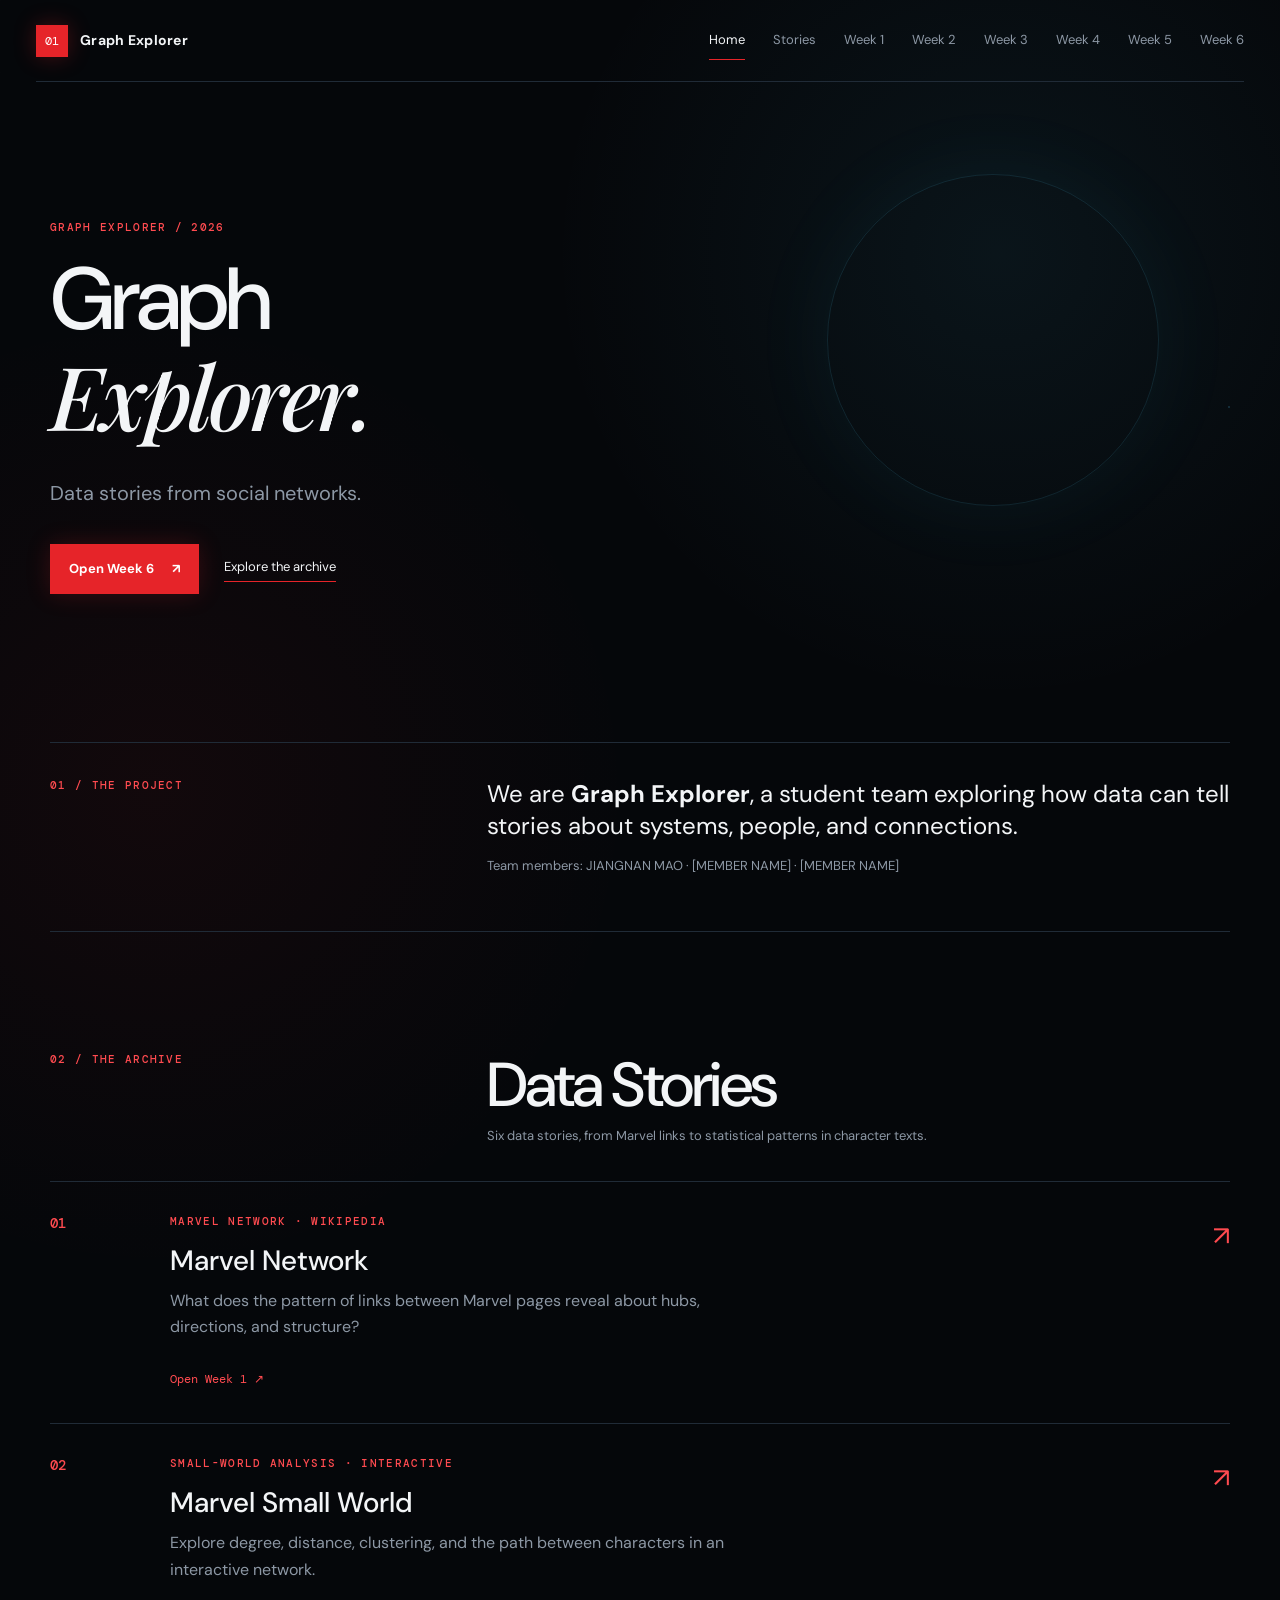
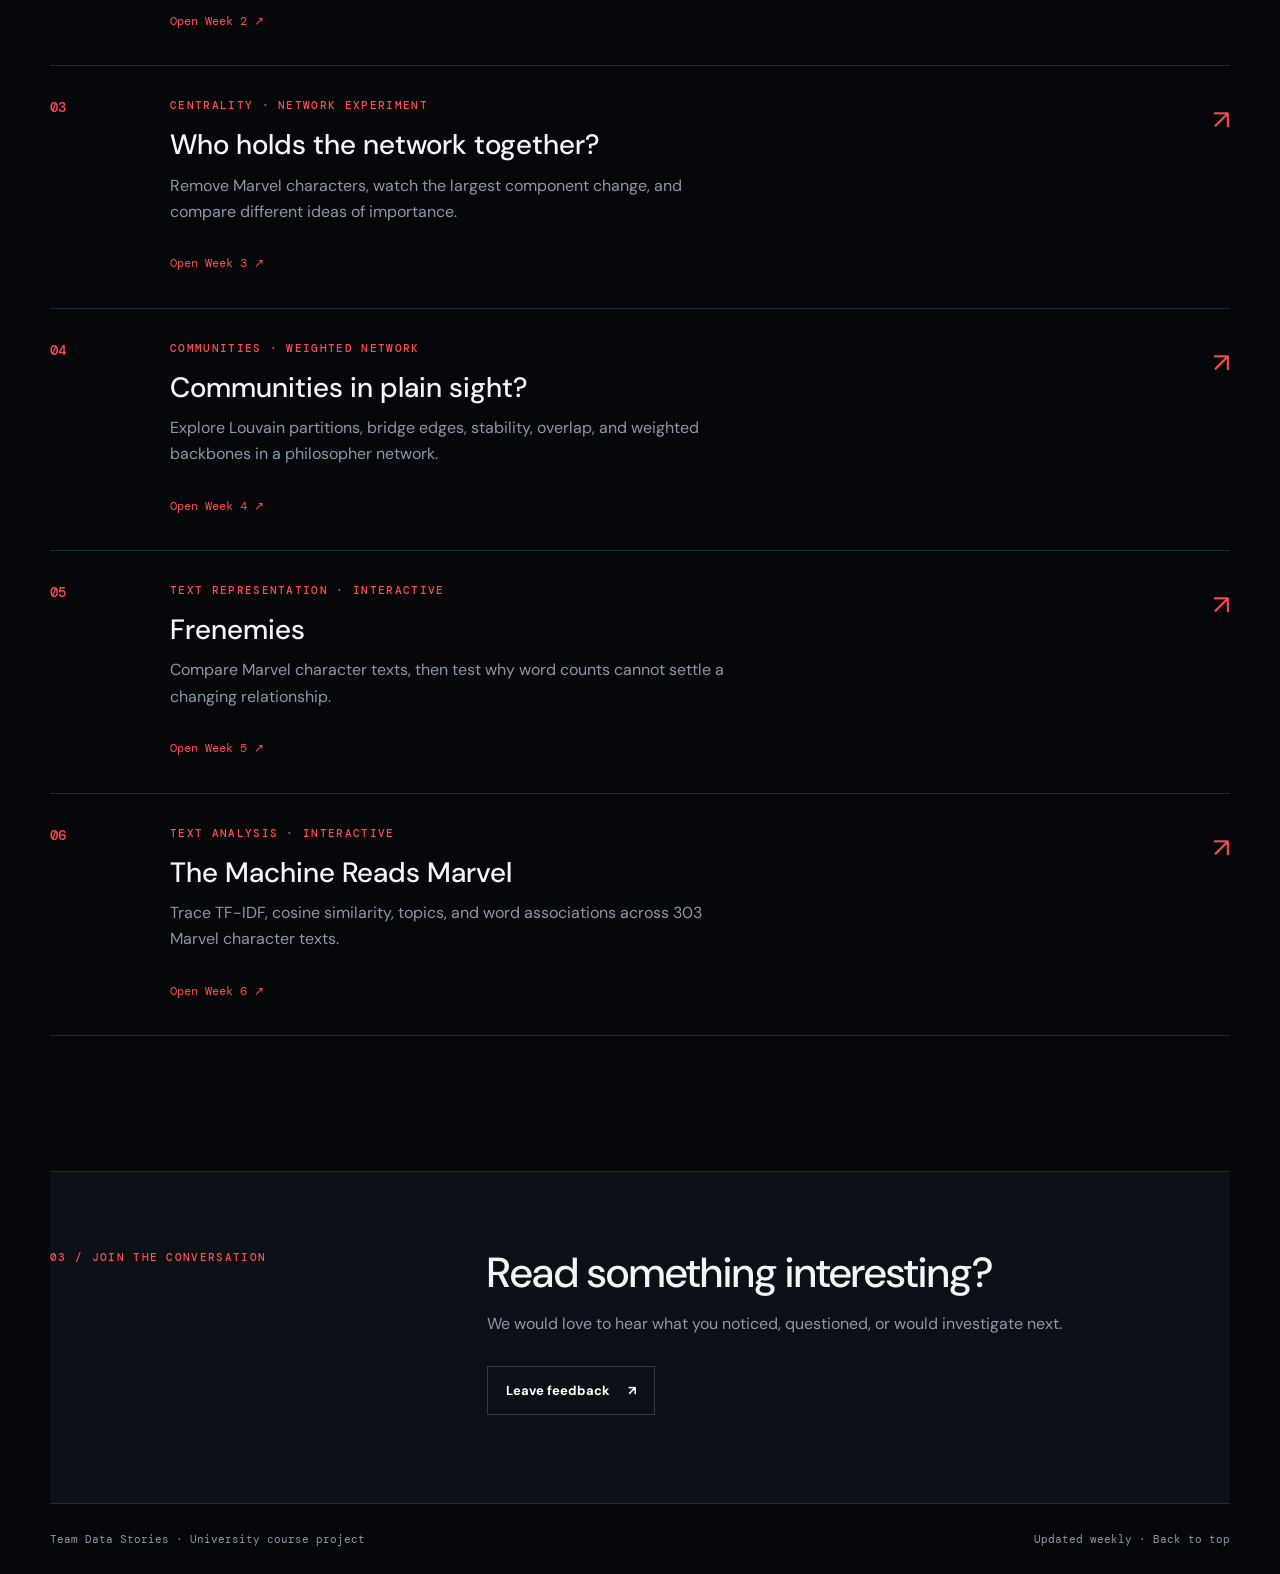
<file: index.html>
<!doctype html>
<html lang="en">
<head>
  <meta charset="utf-8">
  <meta name="viewport" content="width=device-width, initial-scale=1">
  <meta name="description" content="Weekly interactive data stories by a university course project team.">
  <title>Team Data Stories | University Course Project</title>
  <link rel="stylesheet" href="styles.css">
  <script src="script.js" defer></script>
</head>
<body>
  <header class="site-header">
    <a class="brand" href="index.html" aria-label="Graph Explorer home"><span class="brand-mark">01</span><span>Graph Explorer</span></a>
    <button class="menu-toggle" type="button" aria-expanded="false" aria-controls="site-nav">Menu</button>
    <nav id="site-nav" class="site-nav" aria-label="Main navigation">
      <a class="active" href="index.html">Home</a><a href="index.html#stories">Stories</a><a href="week1.html">Week 1</a><a href="week2/week2.html">Week 2</a><a href="week3/week3.html">Week 3</a><a href="week4/week4.html">Week 4</a><a href="week5/week5.html">Week 5</a><a href="week6/week6.html">Week 6</a>
    </nav>
  </header>
  <main>
    <section class="hero page-grid" aria-labelledby="hero-title">
      <div class="hero-copy">
        <p class="eyebrow">Graph Explorer / 2026</p>
        <!-- EDIT HERE: replace the project title and intro once your team has chosen them. -->
        <h1 id="hero-title">Graph<br><em>Explorer.</em></h1>
        <p class="hero-lede">Data stories from social networks.</p>
        <div class="hero-actions"><a class="button button-dark" href="week6/week6.html">Open Week 6 <span aria-hidden="true">↗</span></a><a class="text-link" href="#stories">Explore the archive</a></div>
      </div>
      <div class="hero-graphic" aria-label="Abstract network diagram showing connected points"><span class="orbit orbit-one"></span><span class="orbit orbit-two"></span><span class="node node-a"></span><span class="node node-b"></span><span class="node node-c"></span><span class="node node-d"></span><span class="node node-e"></span><span class="node node-f"></span><span class="line line-one"></span><span class="line line-two"></span><span class="line line-three"></span><span class="line line-four"></span><span class="graphic-label label-top">question</span><span class="graphic-label label-bottom">evidence</span></div>
    </section>
    <section class="intro-strip page-grid" aria-label="Project details"><p class="section-kicker">01 / The project</p><div><!-- EDIT HERE: replace the placeholders below with your team details. --><p class="intro-text">We are <strong>Graph Explorer</strong>, a student team exploring how data can tell stories about systems, people, and connections.</p><p class="muted">Team members: JIANGNAN MAO · [MEMBER NAME] · [MEMBER NAME]</p></div></section>
    <section id="stories" class="stories-section page-grid" aria-labelledby="stories-title"><div class="section-heading"><p class="section-kicker">02 / The archive</p><h2 id="stories-title">Data Stories</h2><p class="muted">Four network stories, from Marvel links to communities in a philosopher network.</p></div><div class="story-list"><a class="story-card story-card-featured" href="week1.html"><div class="story-number">01</div><div class="story-content"><p class="tag">Marvel network · Wikipedia</p><h3>Marvel Network</h3><p>What does the pattern of links between Marvel pages reveal about hubs, directions, and structure?</p><span class="card-link">Open Week 1 <span aria-hidden="true">↗</span></span></div><div class="card-arrow" aria-hidden="true">↗</div></a><a class="story-card story-card-featured" href="week2/week2.html"><div class="story-number">02</div><div class="story-content"><p class="tag">Small-world analysis · Interactive</p><h3>Marvel Small World</h3><p>Explore degree, distance, clustering, and the path between characters in an interactive network.</p><span class="card-link">Open Week 2 <span aria-hidden="true">↗</span></span></div><div class="card-arrow" aria-hidden="true">↗</div></a><a class="story-card story-card-featured" href="week3/week3.html"><div class="story-number">03</div><div class="story-content"><p class="tag">Centrality · Network experiment</p><h3>Who holds the network together?</h3><p>Remove Marvel characters, watch the largest component change, and compare different ideas of importance.</p><span class="card-link">Open Week 3 <span aria-hidden="true">↗</span></span></div><div class="card-arrow" aria-hidden="true">↗</div></a><a class="story-card story-card-featured" href="week4/week4.html"><div class="story-number">04</div><div class="story-content"><p class="tag">Communities · Weighted network</p><h3>Communities in plain sight?</h3><p>Explore Louvain partitions, bridge edges, stability, overlap, and weighted backbones in a philosopher network.</p><span class="card-link">Open Week 4 <span aria-hidden="true">↗</span></span></div><div class="card-arrow" aria-hidden="true">↗</div></a></div></section>
    <section id="feedback" class="feedback-band page-grid" aria-labelledby="feedback-title"><p class="section-kicker">03 / Join the conversation</p><div class="feedback-copy"><h2 id="feedback-title">Read something interesting?</h2><p>We would love to hear what you noticed, questioned, or would investigate next.</p><!-- EDIT HERE: replace the placeholder address before publishing. --><a class="button button-light" href="mailto:YOUR_TEAM_EMAIL@example.com?subject=Feedback%20on%20our%20data%20story">Leave feedback <span aria-hidden="true">↗</span></a></div></section>
  </main>
  <footer class="site-footer page-grid"><p>Team Data Stories · University course project</p><p>Updated weekly · <a href="index.html">Back to top</a></p></footer>
</body>
</html>
</file>
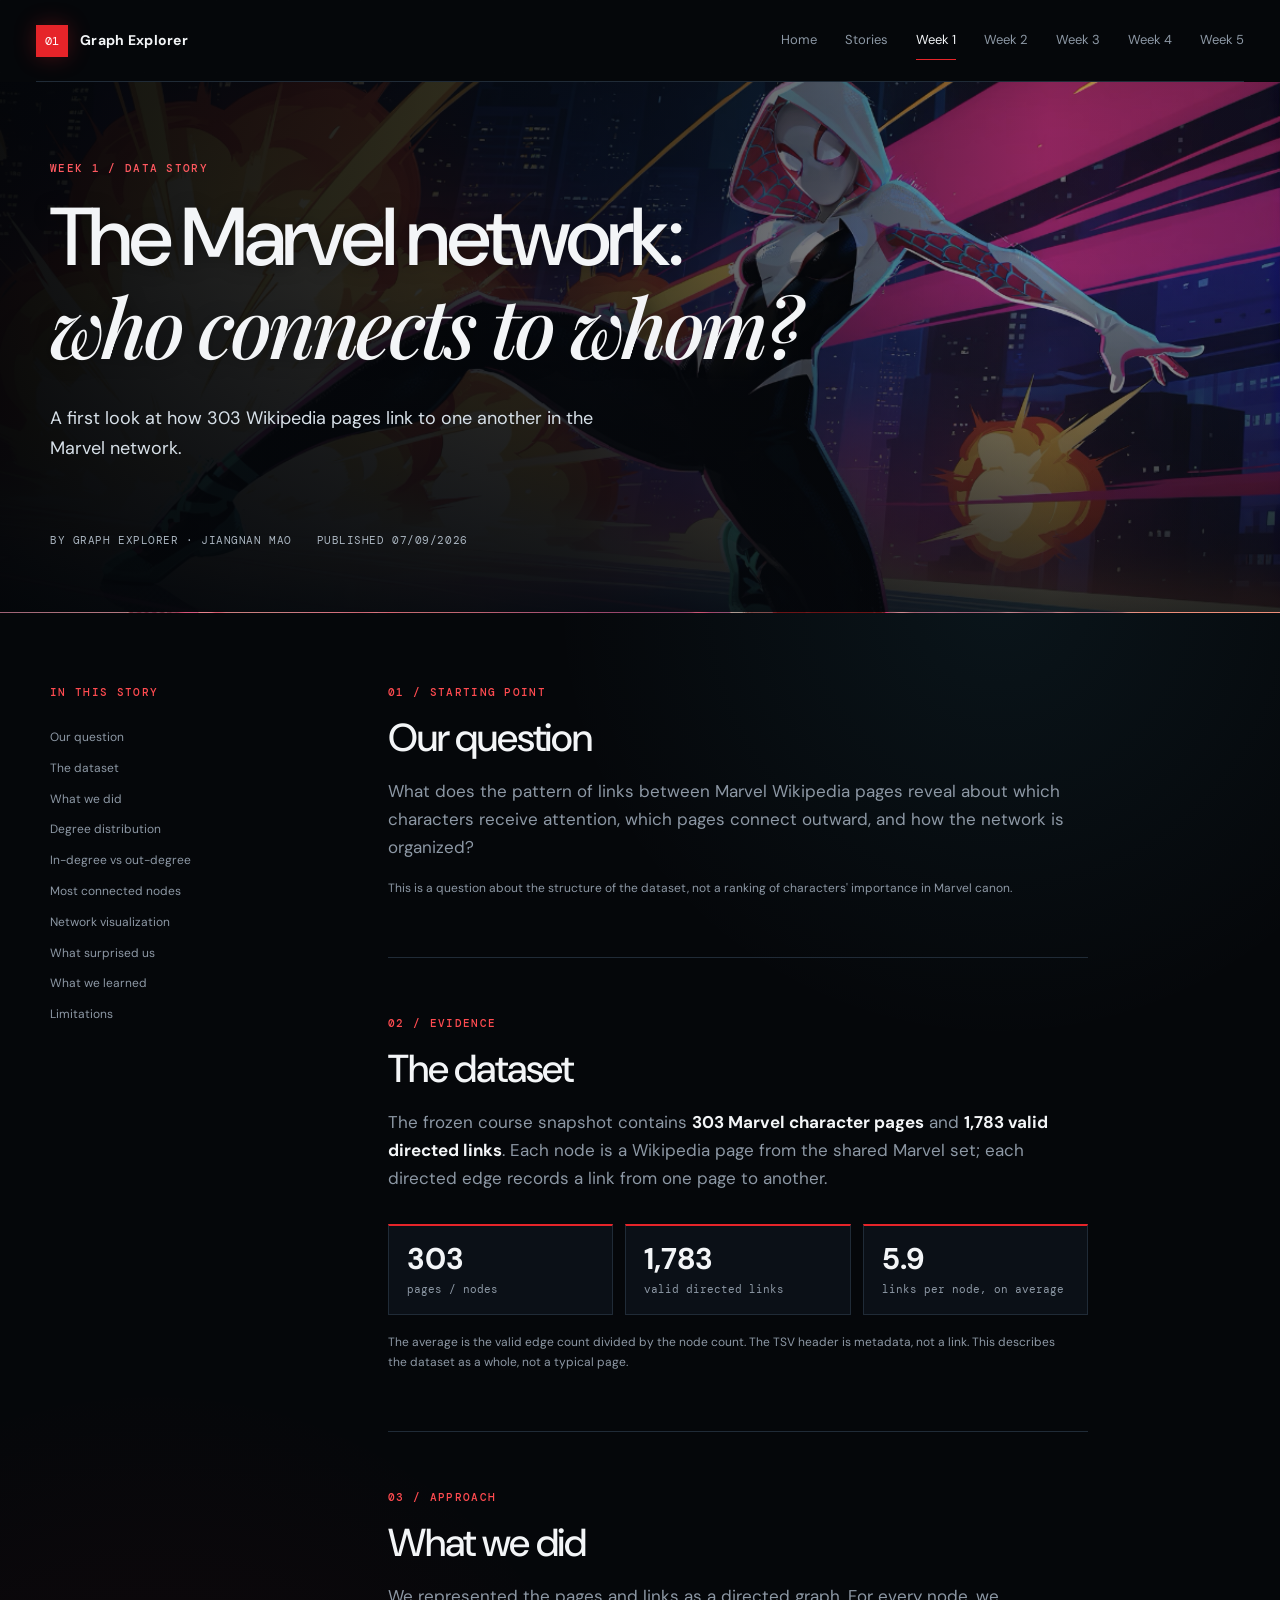
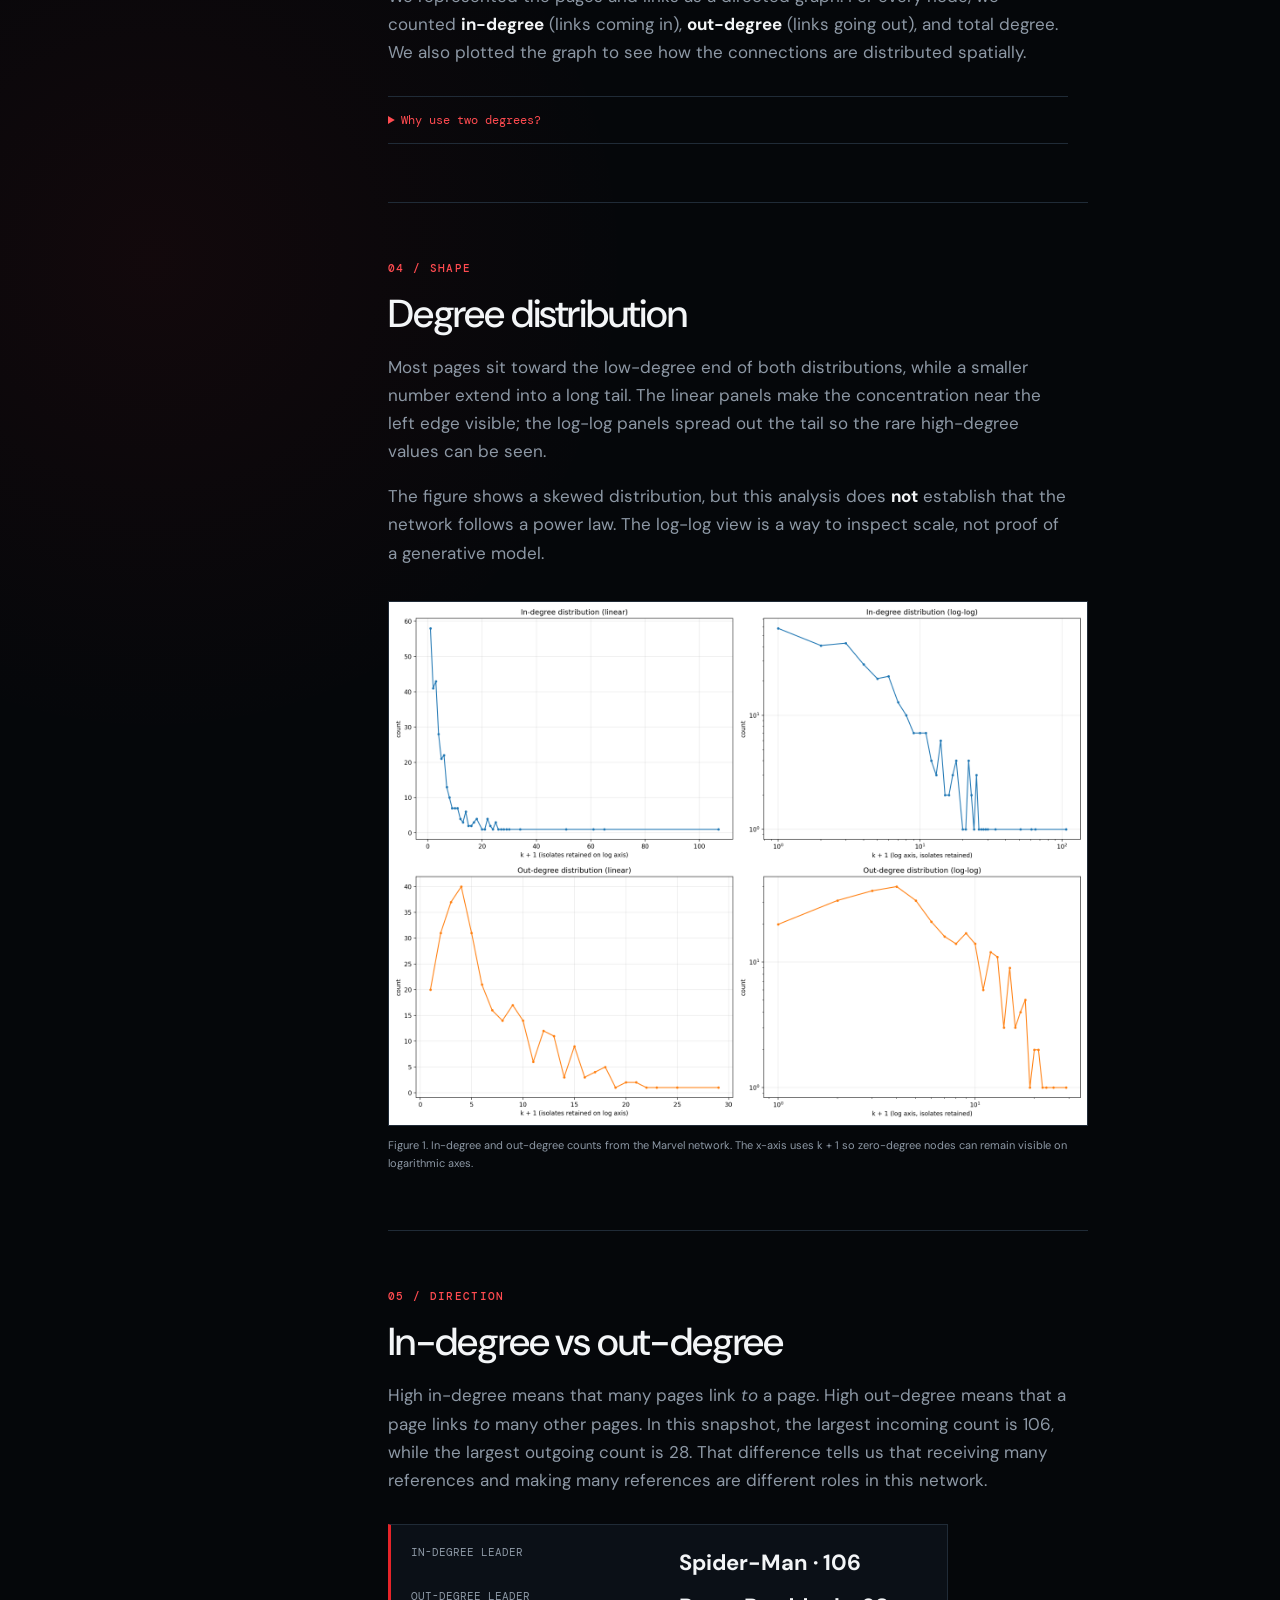
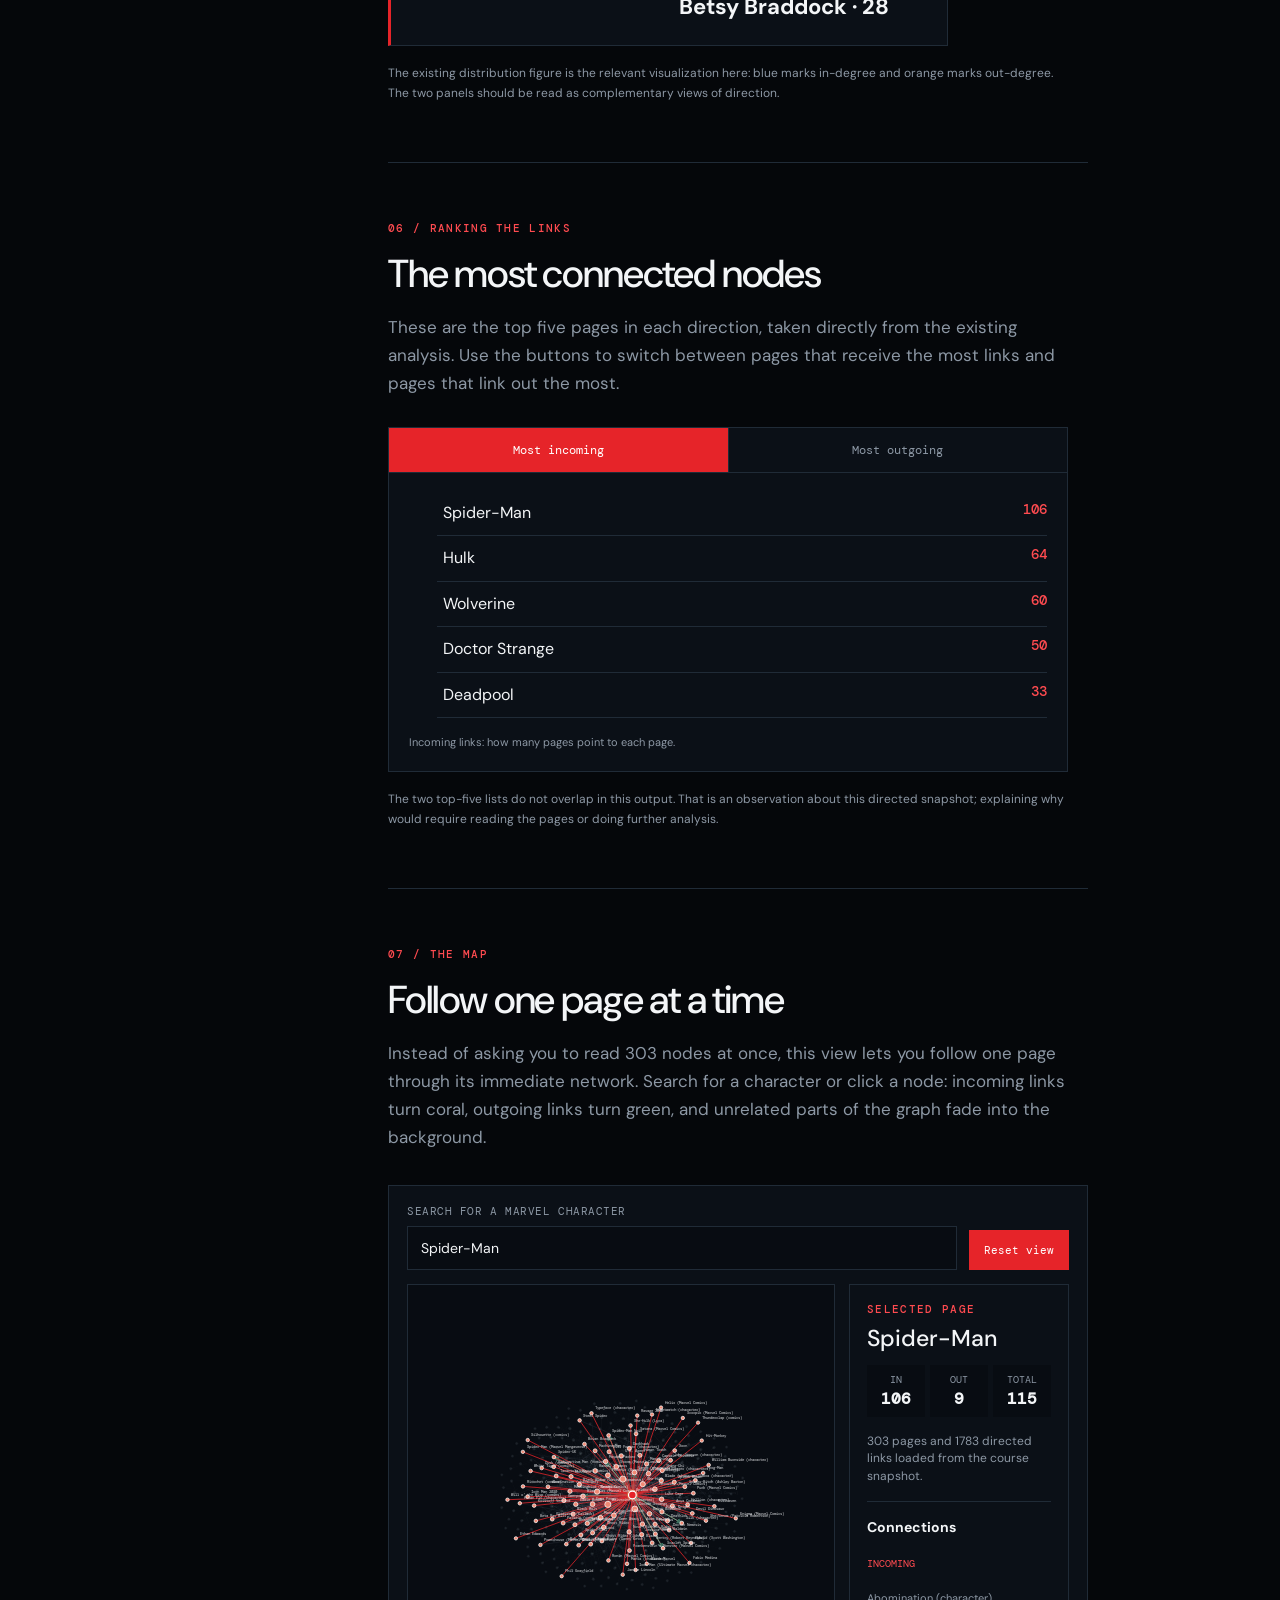
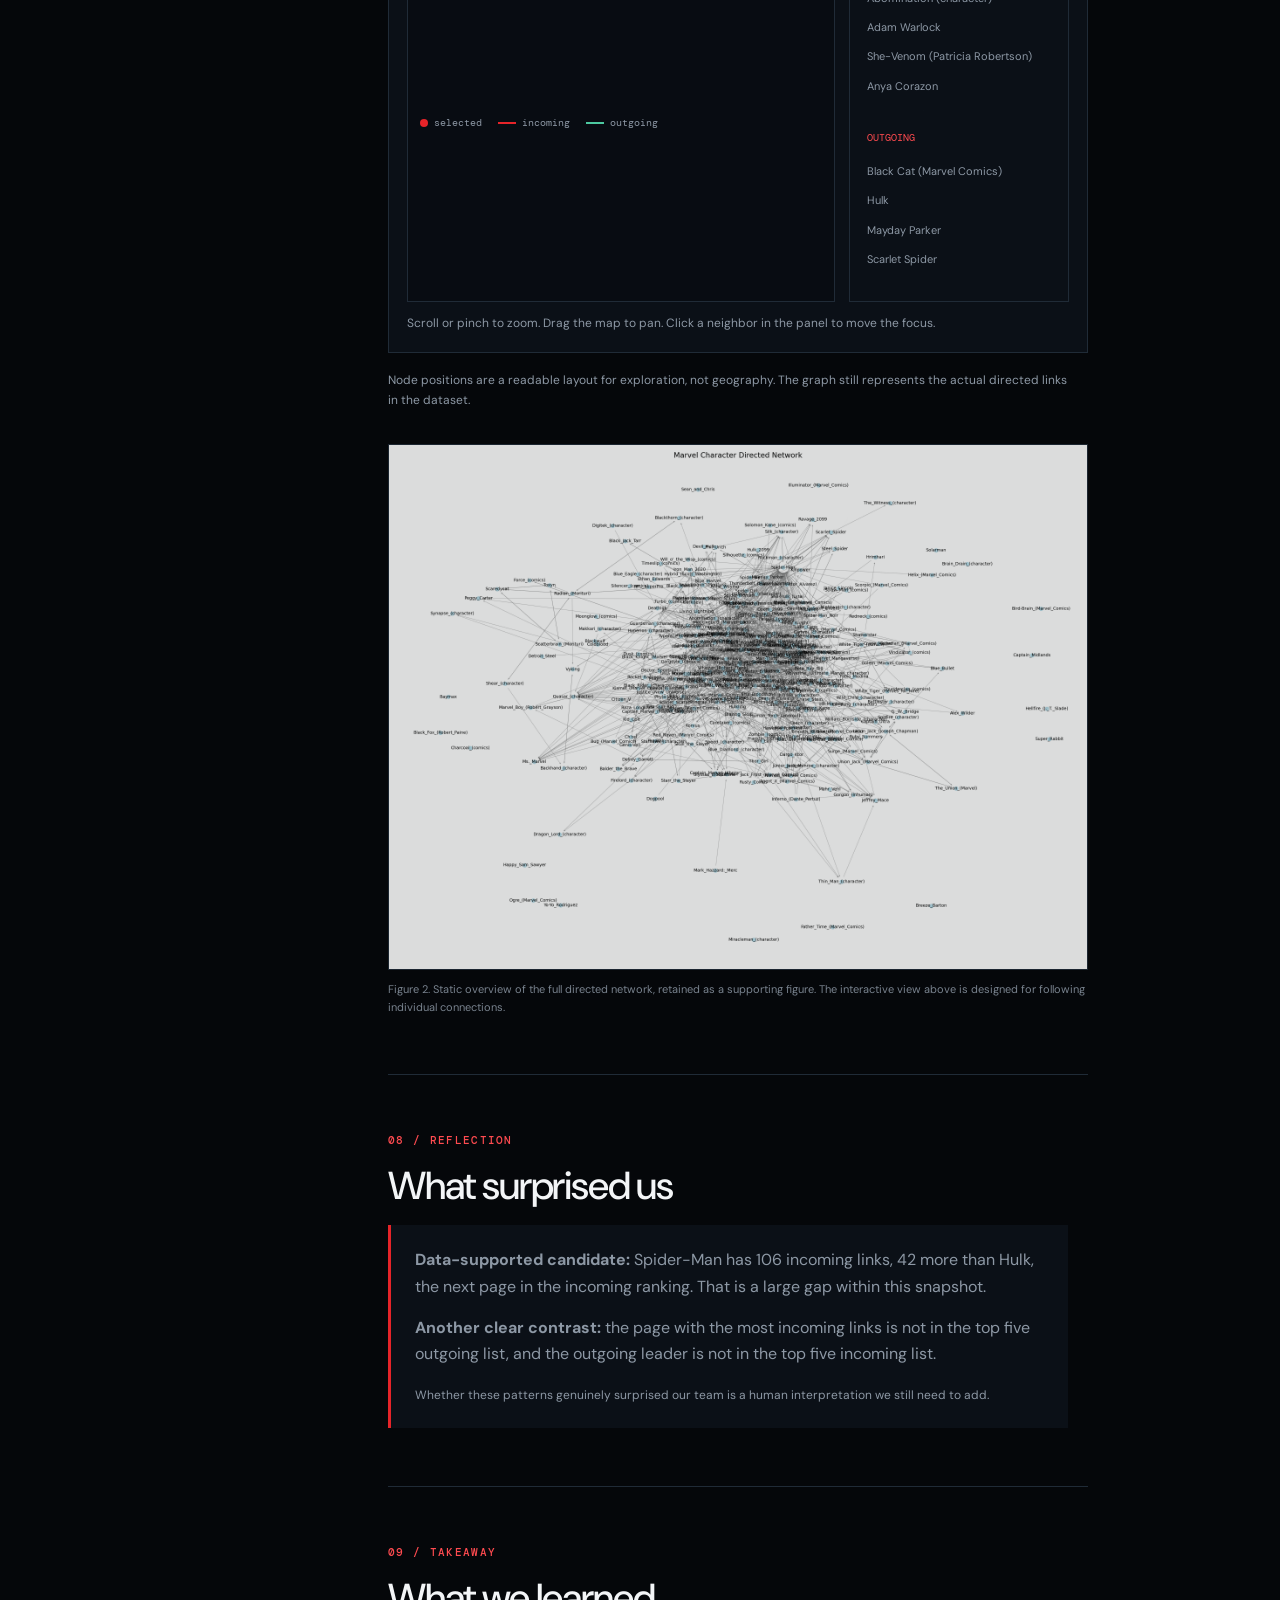
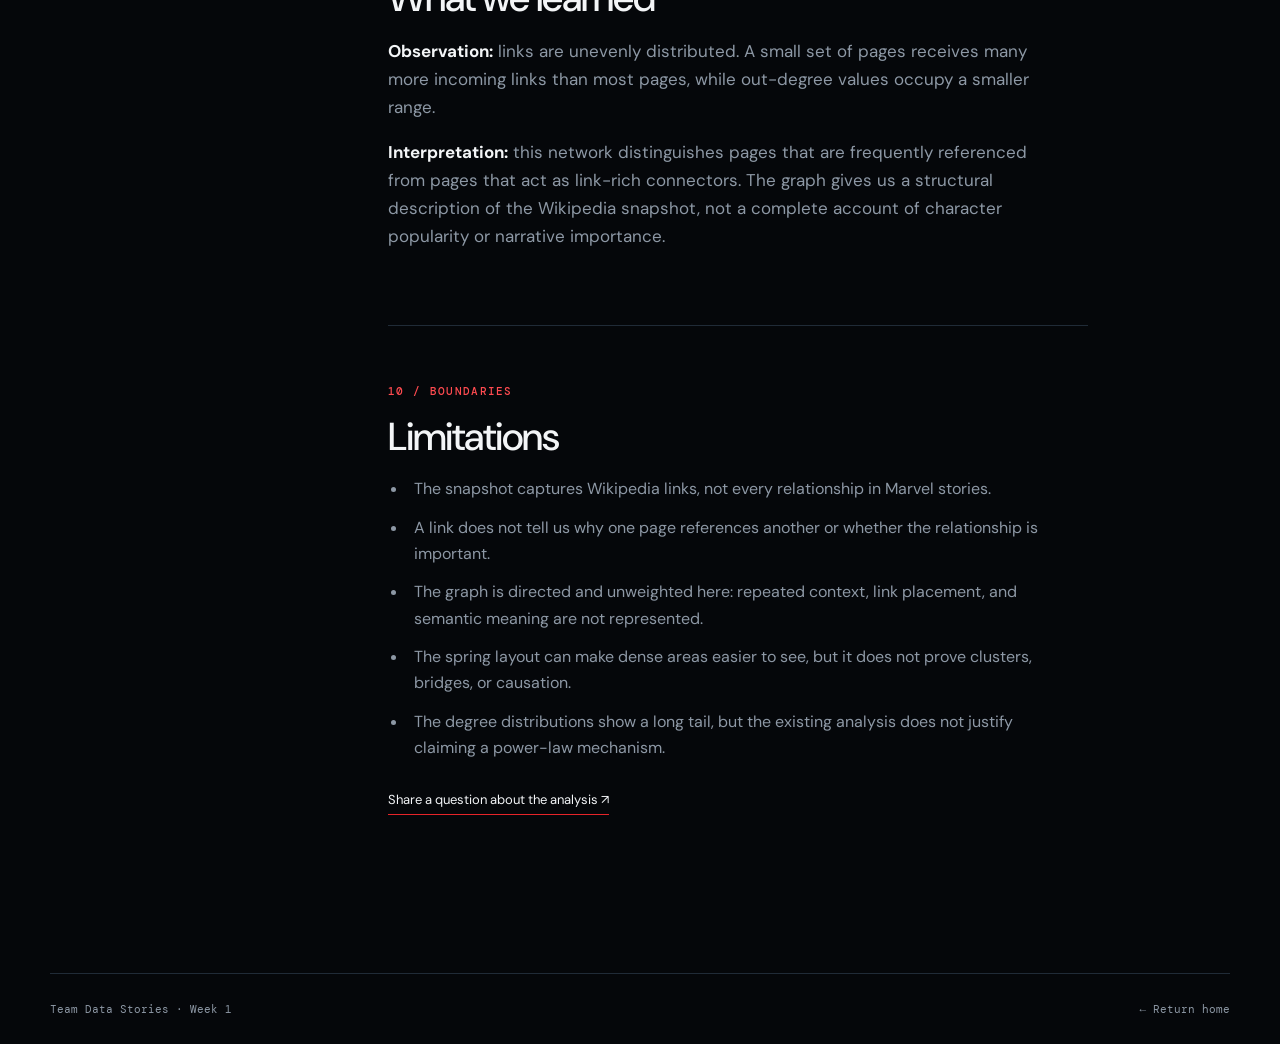
<file: week1.html>
<!doctype html>
<html lang="en">
<head>
  <meta charset="utf-8">
  <meta name="viewport" content="width=device-width, initial-scale=1">
  <meta name="description" content="Week 1 data story: exploring the Wikipedia Marvel network.">
  <title>Week 1: The Marvel Network | Team Data Stories</title>
  <link rel="stylesheet" href="styles.css?v=restored-hero-3">
  <script src="script.js" defer></script>
</head>
<body class="article-page">
  <header class="site-header"><a class="brand" href="index.html" aria-label="Graph Explorer home"><span class="brand-mark">01</span><span>Graph Explorer</span></a><button class="menu-toggle" type="button" aria-expanded="false" aria-controls="site-nav">Menu</button><nav id="site-nav" class="site-nav" aria-label="Main navigation"><a href="index.html">Home</a><a href="index.html#stories">Stories</a><a class="active" href="week1.html">Week 1</a><a href="week2/week2.html">Week 2</a><a href="week3/week3.html">Week 3</a><a href="week4/week4.html">Week 4</a><a href="week5/week5.html">Week 5</a></nav></header>
  <main><article>
    <header class="article-hero"><div class="article-hero-inner page-grid"><div><p class="eyebrow">Week 1 / Data story</p><h1>The Marvel network:<br><em>who connects to whom?</em></h1><p class="article-dek">A first look at how 303 Wikipedia pages link to one another in the Marvel network.</p></div><div class="article-meta"><span>By Graph Explorer · JIANGNAN MAO</span><span>Published 07/09/2026</span></div></div></header>
    <div class="article-layout page-grid">
      <aside class="article-toc" aria-label="Article sections"><p class="section-kicker">In this story</p><a href="#question">Our question</a><a href="#dataset">The dataset</a><a href="#method">What we did</a><a href="#distribution">Degree distribution</a><a href="#direction">In-degree vs out-degree</a><a href="#hubs">Most connected nodes</a><a href="#visualization">Network visualization</a><a href="#surprise">What surprised us</a><a href="#learned">What we learned</a><a href="#limitations">Limitations</a></aside>
      <div class="article-body">
        <section id="question" class="article-section first-section"><p class="section-kicker">01 / Starting point</p><h2>Our question</h2><p class="story-copy">What does the pattern of links between Marvel Wikipedia pages reveal about which characters receive attention, which pages connect outward, and how the network is organized?</p><p class="note">This is a question about the structure of the dataset, not a ranking of characters' importance in Marvel canon.</p></section>
        <section id="dataset" class="article-section"><p class="section-kicker">02 / Evidence</p><h2>The dataset</h2><p class="story-copy">The frozen course snapshot contains <strong>303 Marvel character pages</strong> and <strong>1,783 valid directed links</strong>. Each node is a Wikipedia page from the shared Marvel set; each directed edge records a link from one page to another.</p><div class="stat-row"><div><strong>303</strong><span>pages / nodes</span></div><div><strong>1,783</strong><span>valid directed links</span></div><div><strong>5.9</strong><span>links per node, on average</span></div></div><p class="note">The average is the valid edge count divided by the node count. The TSV header is metadata, not a link. This describes the dataset as a whole, not a typical page.</p></section>
        <section id="method" class="article-section"><p class="section-kicker">03 / Approach</p><h2>What we did</h2><p class="story-copy">We represented the pages and links as a directed graph. For every node, we counted <strong>in-degree</strong> (links coming in), <strong>out-degree</strong> (links going out), and total degree. We also plotted the graph to see how the connections are distributed spatially.</p><details class="method-details"><summary>Why use two degrees?</summary><p>In-degree measures how often other pages point to a page. Out-degree measures how many pages a page points to. They answer different questions, so one should not be treated as a substitute for the other.</p></details></section>
        <section id="distribution" class="article-section visual-section"><p class="section-kicker">04 / Shape</p><h2>Degree distribution</h2><p class="story-copy">Most pages sit toward the low-degree end of both distributions, while a smaller number extend into a long tail. The linear panels make the concentration near the left edge visible; the log-log panels spread out the tail so the rare high-degree values can be seen.</p><p class="story-copy">The figure shows a skewed distribution, but this analysis does <strong>not</strong> establish that the network follows a power law. The log-log view is a way to inspect scale, not proof of a generative model.</p><figure class="data-figure"><img src="social%20network/marvel_degree_distributions.png" alt="Four panels showing in-degree and out-degree distributions on linear and log-log axes"><figcaption>Figure 1. In-degree and out-degree counts from the Marvel network. The x-axis uses k + 1 so zero-degree nodes can remain visible on logarithmic axes.</figcaption></figure></section>
        <section id="direction" class="article-section visual-section"><p class="section-kicker">05 / Direction</p><h2>In-degree vs out-degree</h2><p class="story-copy">High in-degree means that many pages link <em>to</em> a page. High out-degree means that a page links <em>to</em> many other pages. In this snapshot, the largest incoming count is 106, while the largest outgoing count is 28. That difference tells us that receiving many references and making many references are different roles in this network.</p><div class="compare-callout"><span>In-degree leader</span><strong>Spider-Man · 106</strong><span>Out-degree leader</span><strong>Betsy Braddock · 28</strong></div><p class="note">The existing distribution figure is the relevant visualization here: blue marks in-degree and orange marks out-degree. The two panels should be read as complementary views of direction.</p></section>
        <section id="hubs" class="article-section"><p class="section-kicker">06 / Ranking the links</p><h2>The most connected nodes</h2><p class="story-copy">These are the top five pages in each direction, taken directly from the existing analysis. Use the buttons to switch between pages that receive the most links and pages that link out the most.</p><div class="node-explorer" data-node-explorer><div class="explorer-tabs" role="tablist" aria-label="Degree ranking"><button class="explorer-tab is-active" type="button" role="tab" aria-selected="true" data-degree-view="in">Most incoming</button><button class="explorer-tab" type="button" role="tab" aria-selected="false" data-degree-view="out">Most outgoing</button></div><div class="ranking-panel" data-ranking-panel="in"><ol class="ranking-list"><li><span>Spider-Man</span><strong>106</strong></li><li><span>Hulk</span><strong>64</strong></li><li><span>Wolverine</span><strong>60</strong></li><li><span>Doctor Strange</span><strong>50</strong></li><li><span>Deadpool</span><strong>33</strong></li></ol><p class="ranking-caption">Incoming links: how many pages point to each page.</p></div><div class="ranking-panel is-hidden" data-ranking-panel="out"><ol class="ranking-list"><li><span>Betsy Braddock</span><strong>28</strong></li><li><span>Cloak and Dagger</span><strong>24</strong></li><li><span>Adam Warlock</span><strong>22</strong></li><li><span>Venom</span><strong>21</strong></li><li><span>She-Hulk</span><strong>20</strong></li></ol><p class="ranking-caption">Outgoing links: how many pages each page points to.</p></div></div><p class="note">The two top-five lists do not overlap in this output. That is an observation about this directed snapshot; explaining why would require reading the pages or doing further analysis.</p></section>
        <section id="visualization" class="article-section visual-section"><p class="section-kicker">07 / The map</p><h2>Follow one page at a time</h2><p class="story-copy">Instead of asking you to read 303 nodes at once, this view lets you follow one page through its immediate network. Search for a character or click a node: incoming links turn coral, outgoing links turn green, and unrelated parts of the graph fade into the background.</p><div class="network-explorer" data-network-explorer><div class="network-toolbar"><label class="network-search">Search for a Marvel character<input type="search" list="marvel-character-options" placeholder="Try Spider-Man..." data-network-search autocomplete="off"><datalist id="marvel-character-options"></datalist></label><button class="network-button" type="button" data-network-reset>Reset view</button></div><div class="network-layout"><div class="network-stage"><svg class="network-svg" data-network-svg viewBox="0 0 900 560" role="img" aria-labelledby="network-title network-description"><title id="network-title">Interactive directed Marvel Wikipedia network</title><desc id="network-description">Select a node to highlight its incoming and outgoing connections.</desc><defs><marker id="arrow-in" markerWidth="7" markerHeight="7" refX="6" refY="3.5" orient="auto"><path d="M0,0 L7,3.5 L0,7 Z" fill="#d76543"></path></marker><marker id="arrow-out" markerWidth="7" markerHeight="7" refX="6" refY="3.5" orient="auto"><path d="M0,0 L7,3.5 L0,7 Z" fill="#3c7663"></path></marker><marker id="arrow-neutral" markerWidth="7" markerHeight="7" refX="6" refY="3.5" orient="auto"><path d="M0,0 L7,3.5 L0,7 Z" fill="#aab7ae"></path></marker></defs><g data-network-canvas><g data-network-edges></g><g data-network-nodes></g></g></svg><div class="network-legend"><span><i class="legend-dot legend-selected"></i> selected</span><span><i class="legend-line legend-incoming"></i> incoming</span><span><i class="legend-line legend-outgoing"></i> outgoing</span></div></div><aside class="network-info" aria-live="polite" data-network-info><p class="section-kicker">Selected page</p><h3 data-network-name>Loading network...</h3><div class="network-degree"><span>in <strong data-network-in>—</strong></span><span>out <strong data-network-out>—</strong></span><span>total <strong data-network-total>—</strong></span></div><p class="network-status" data-network-status>Loading the 303-page network from the course data files.</p><div class="network-neighbors"><h4>Connections</h4><div class="neighbor-columns"><div><span>Incoming</span><ul data-network-in-list></ul></div><div><span>Outgoing</span><ul data-network-out-list></ul></div></div></div></aside></div><p class="network-help">Scroll or pinch to zoom. Drag the map to pan. Click a neighbor in the panel to move the focus.</p></div><p class="note">Node positions are a readable layout for exploration, not geography. The graph still represents the actual directed links in the dataset.</p><figure class="data-figure supporting-figure"><img src="social%20network/marvel_directed_network.png" alt="Static overview of the directed Marvel network"><figcaption>Figure 2. Static overview of the full directed network, retained as a supporting figure. The interactive view above is designed for following individual connections.</figcaption></figure></section>
        <section id="surprise" class="article-section"><p class="section-kicker">08 / Reflection</p><h2>What surprised us</h2><div class="reflection-box"><p><strong>Data-supported candidate:</strong> Spider-Man has 106 incoming links, 42 more than Hulk, the next page in the incoming ranking. That is a large gap within this snapshot.</p><p><strong>Another clear contrast:</strong> the page with the most incoming links is not in the top five outgoing list, and the outgoing leader is not in the top five incoming list.</p><p class="note">Whether these patterns genuinely surprised our team is a human interpretation we still need to add.</p></div></section>
        <section id="learned" class="article-section"><p class="section-kicker">09 / Takeaway</p><h2>What we learned</h2><p class="story-copy"><strong>Observation:</strong> links are unevenly distributed. A small set of pages receives many more incoming links than most pages, while out-degree values occupy a smaller range.</p><p class="story-copy"><strong>Interpretation:</strong> this network distinguishes pages that are frequently referenced from pages that act as link-rich connectors. The graph gives us a structural description of the Wikipedia snapshot, not a complete account of character popularity or narrative importance.</p></section>
        <section id="limitations" class="article-section final-section"><p class="section-kicker">10 / Boundaries</p><h2>Limitations</h2><ul class="limitations-list"><li>The snapshot captures Wikipedia links, not every relationship in Marvel stories.</li><li>A link does not tell us why one page references another or whether the relationship is important.</li><li>The graph is directed and unweighted here: repeated context, link placement, and semantic meaning are not represented.</li><li>The spring layout can make dense areas easier to see, but it does not prove clusters, bridges, or causation.</li><li>The degree distributions show a long tail, but the existing analysis does not justify claiming a power-law mechanism.</li></ul><a class="text-link" href="index.html#feedback">Share a question about the analysis ↗</a></section>
      </div>
    </div>
  </article></main>
  <footer class="site-footer page-grid"><p>Team Data Stories · Week 1</p><p><a href="index.html">← Return home</a></p></footer>
</body>
</html>
</file>
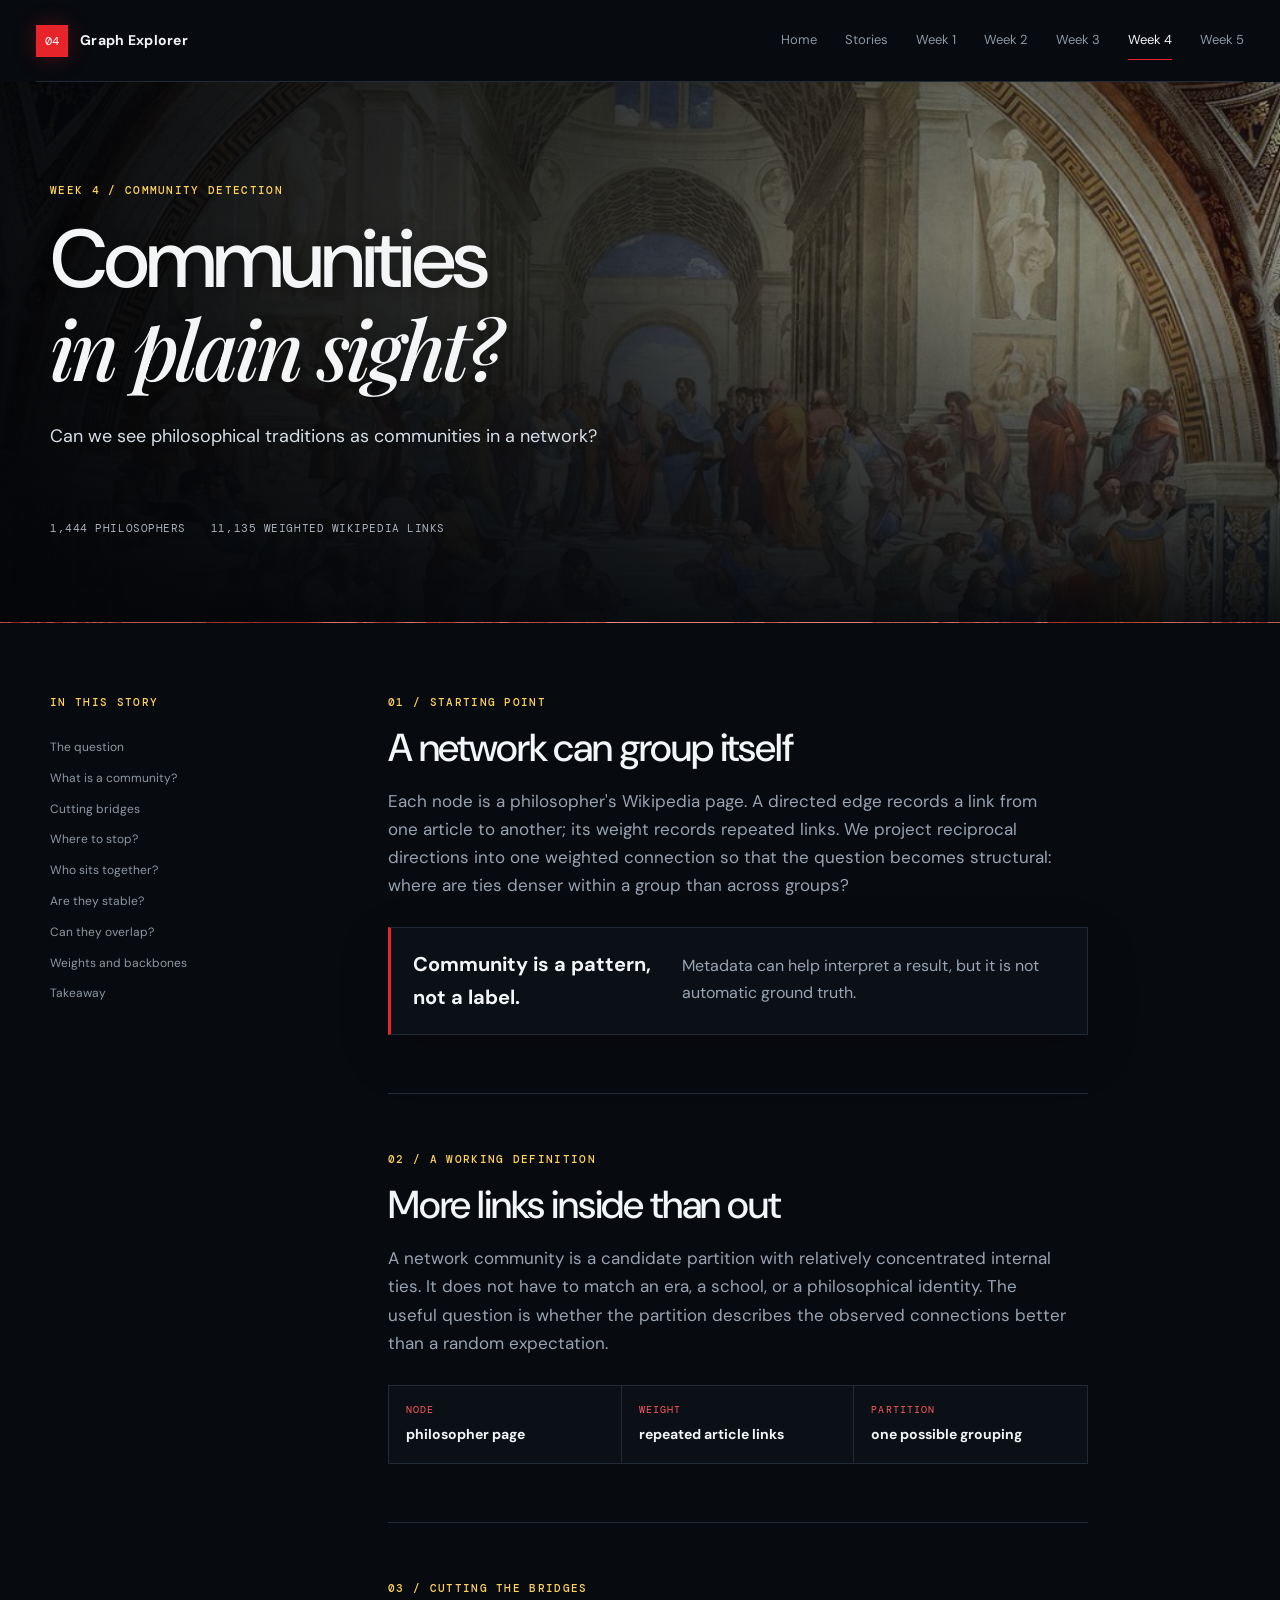
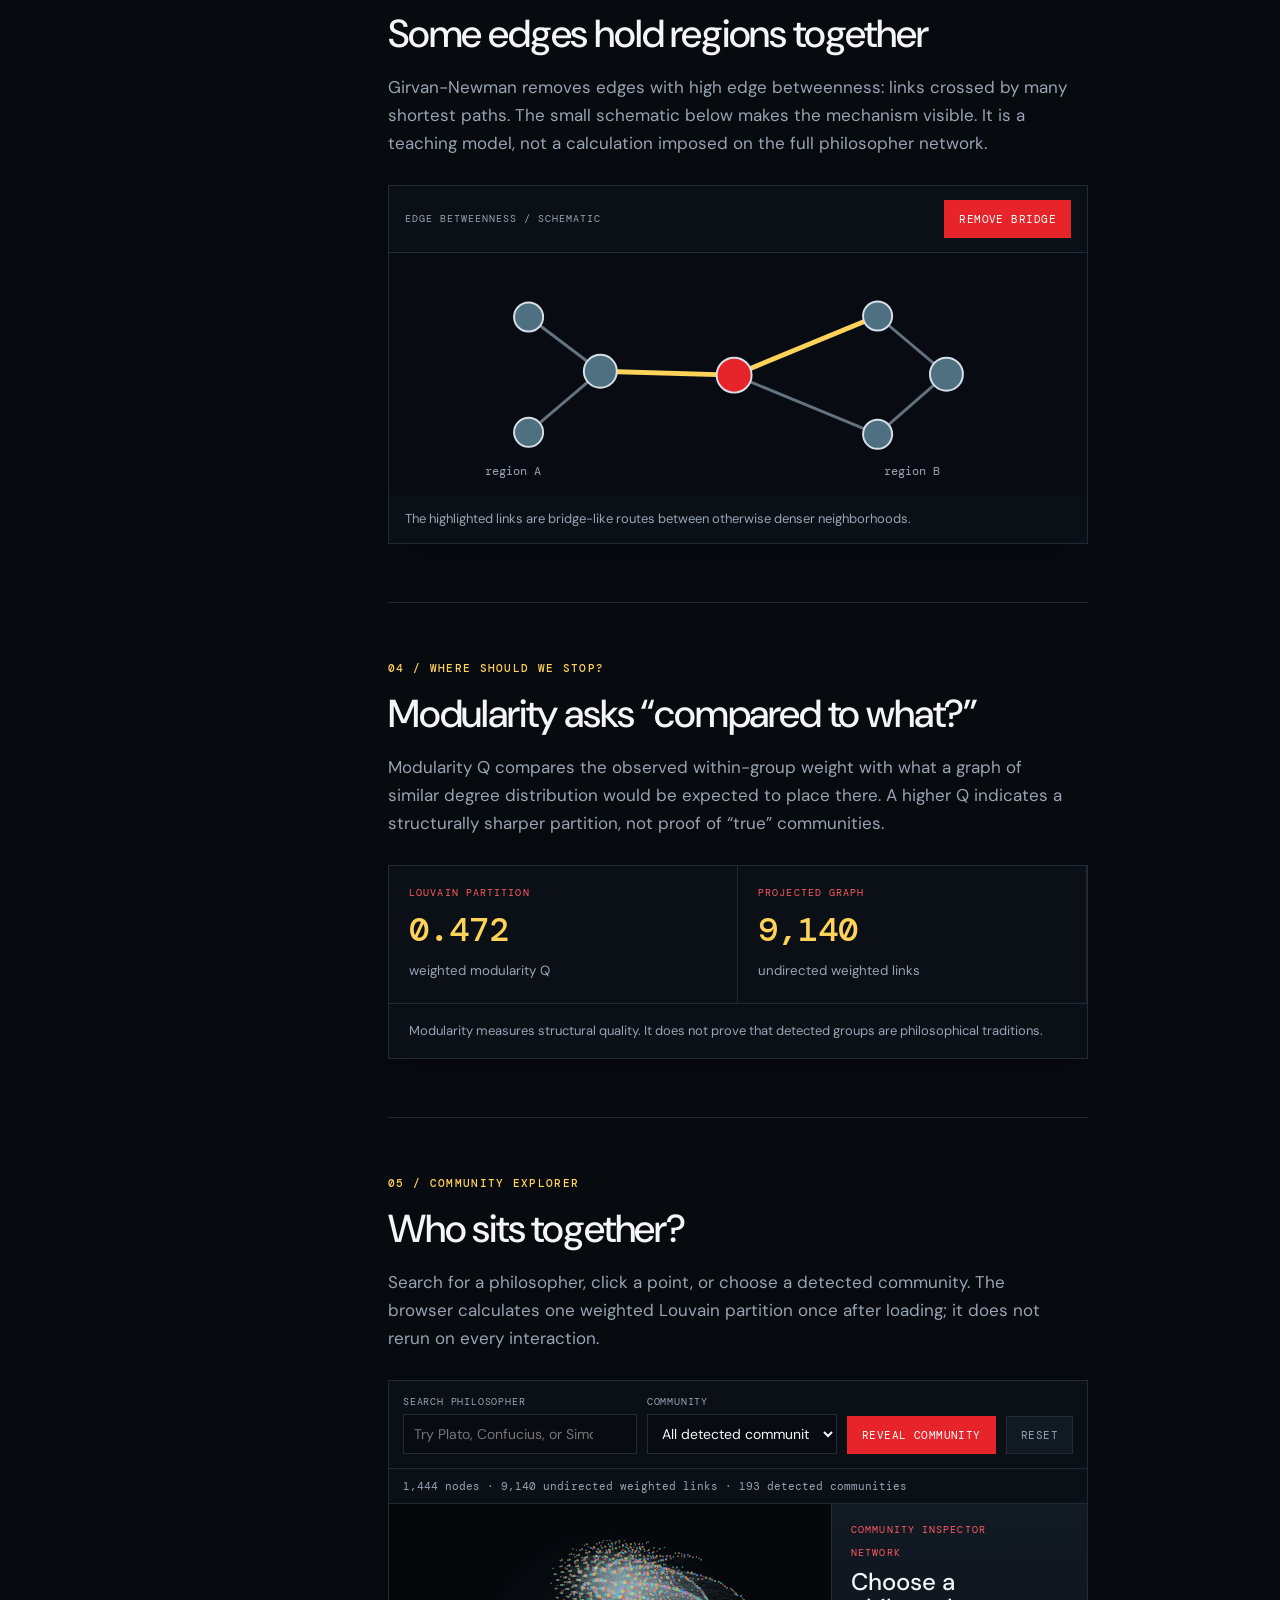
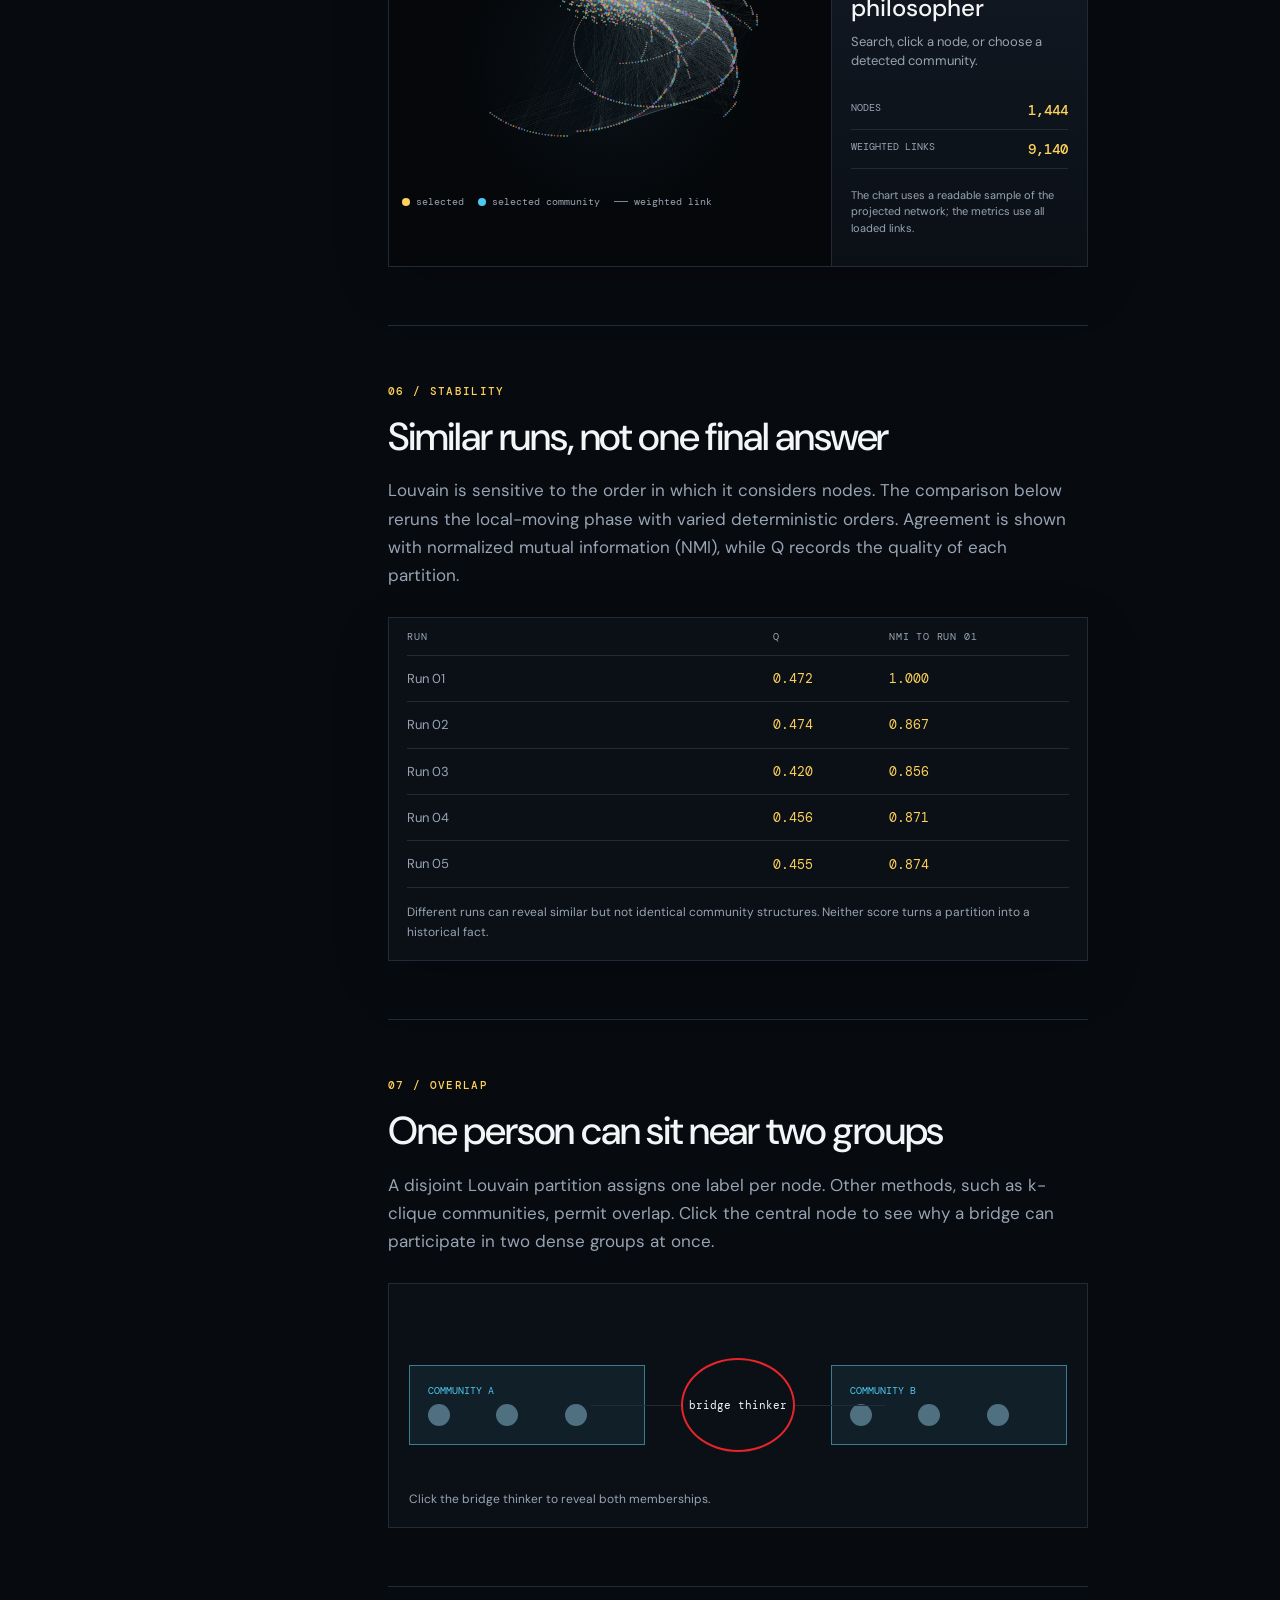
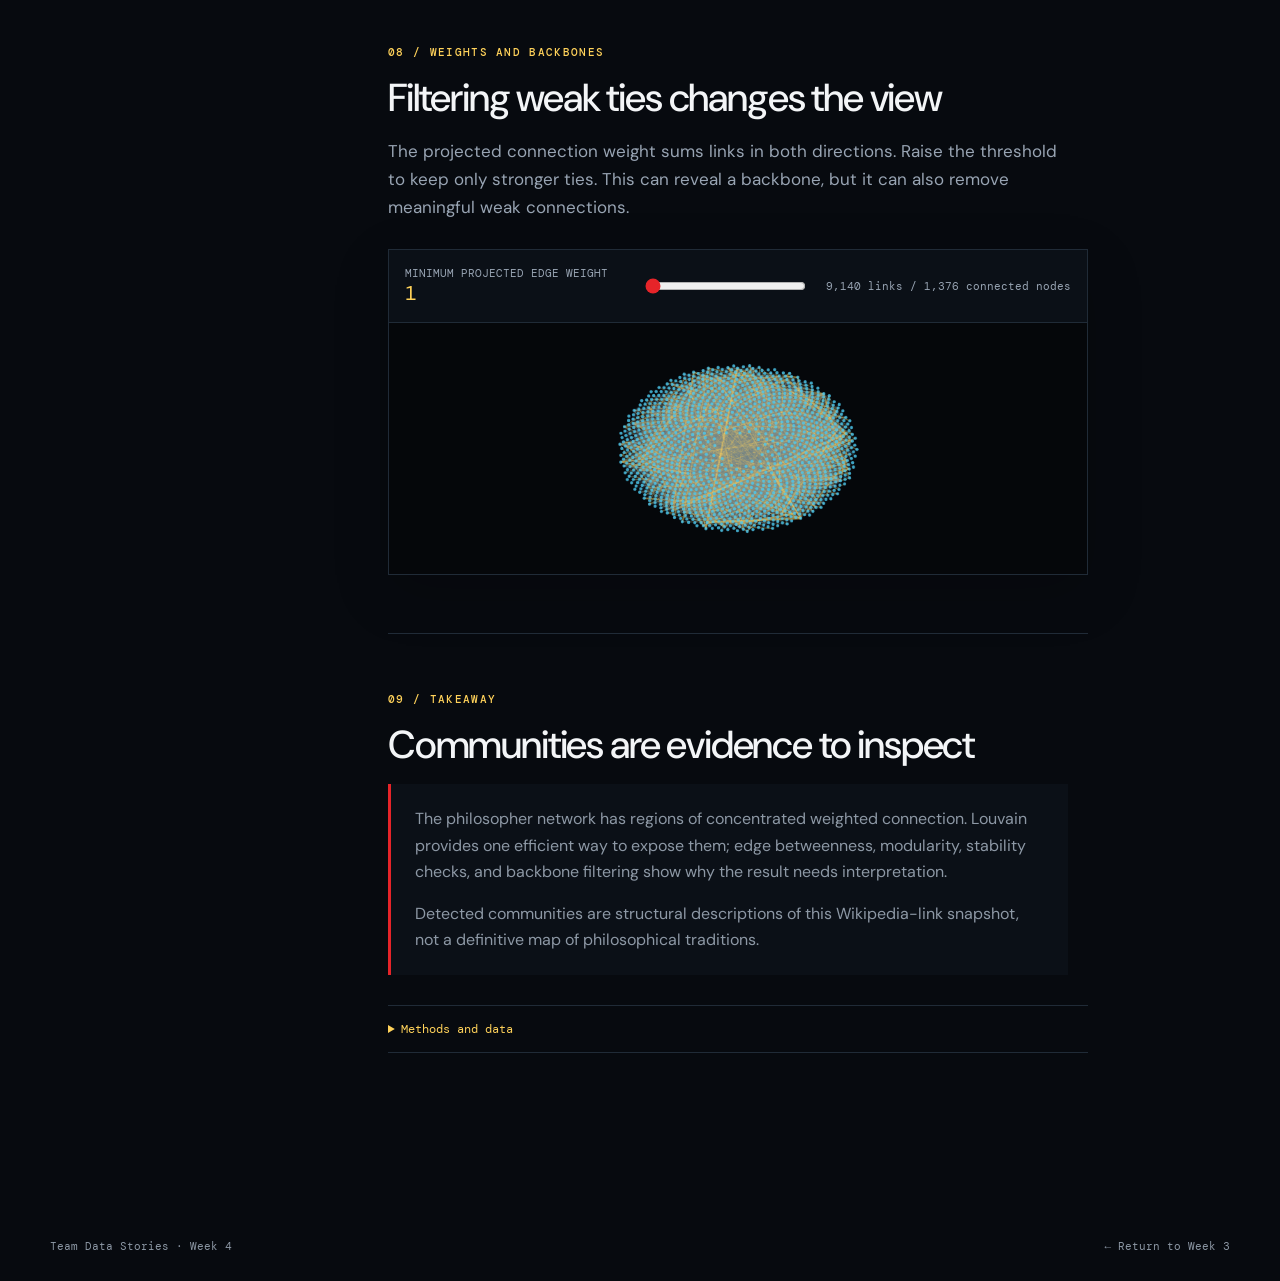
<file: week4/week4.html>
<!doctype html>
<html lang="en">
<head>
  <meta charset="utf-8">
  <meta name="viewport" content="width=device-width, initial-scale=1">
  <meta name="description" content="Week 4 data story: communities in a philosopher network.">
  <title>Week 4: Communities | Graph Explorer</title>
  <link rel="stylesheet" href="../styles.css">
  <link rel="stylesheet" href="week4.css">
  <script src="../script.js" defer></script>
  <script src="week4.js" defer></script>
</head>
<body class="week4-page">
  <header class="site-header">
    <a class="brand" href="../index.html"><span class="brand-mark">04</span><span>Graph Explorer</span></a>
    <button class="menu-toggle" type="button" aria-expanded="false" aria-controls="site-nav">Menu</button>
    <nav id="site-nav" class="site-nav" aria-label="Main navigation"><a href="../index.html">Home</a><a href="../index.html#stories">Stories</a><a href="../week1.html">Week 1</a><a href="../week2/week2.html">Week 2</a><a href="../week3/week3.html">Week 3</a><a class="active" href="week4.html">Week 4</a><a href="../week5/week5.html">Week 5</a></nav>
  </header>
  <main>
    <header class="week4-hero"><div class="week4-hero-inner page-grid"><p class="eyebrow">Week 4 / Community detection</p><h1>Communities<br><em>in plain sight?</em></h1><p class="article-dek">Can we see philosophical traditions as communities in a network?</p><div class="article-meta"><span>1,444 philosophers</span><span>11,135 weighted Wikipedia links</span></div></div></header>
    <div class="article-layout page-grid week4-layout">
      <aside class="article-toc" aria-label="Story sections"><p class="section-kicker">In this story</p><a href="#question">The question</a><a href="#community">What is a community?</a><a href="#bridges">Cutting bridges</a><a href="#modularity">Where to stop?</a><a href="#explorer">Who sits together?</a><a href="#stability">Are they stable?</a><a href="#overlap">Can they overlap?</a><a href="#backbone">Weights and backbones</a><a href="#takeaway">Takeaway</a></aside>
      <article class="article-body">
        <section id="question" class="article-section first-section"><p class="section-kicker">01 / Starting point</p><h2>A network can group itself</h2><p class="story-copy">Each node is a philosopher's Wikipedia page. A directed edge records a link from one article to another; its weight records repeated links. We project reciprocal directions into one weighted connection so that the question becomes structural: where are ties denser within a group than across groups?</p><div class="question-callout"><strong>Community is a pattern, not a label.</strong><span>Metadata can help interpret a result, but it is not automatic ground truth.</span></div></section>
        <section id="community" class="article-section"><p class="section-kicker">02 / A working definition</p><h2>More links inside than out</h2><p class="story-copy">A network community is a candidate partition with relatively concentrated internal ties. It does not have to match an era, a school, or a philosophical identity. The useful question is whether the partition describes the observed connections better than a random expectation.</p><div class="concept-strip"><div><span>NODE</span><strong>philosopher page</strong></div><div><span>WEIGHT</span><strong>repeated article links</strong></div><div><span>PARTITION</span><strong>one possible grouping</strong></div></div></section>
        <section id="bridges" class="article-section visual-section"><p class="section-kicker">03 / Cutting the bridges</p><h2>Some edges hold regions together</h2><p class="story-copy">Girvan-Newman removes edges with high edge betweenness: links crossed by many shortest paths. The small schematic below makes the mechanism visible. It is a teaching model, not a calculation imposed on the full philosopher network.</p><div class="bridge-lab"><div class="bridge-head"><span>EDGE BETWEENNESS / SCHEMATIC</span><button id="bridge-step" class="network-button" type="button">Remove bridge</button></div><svg id="bridge-svg" viewBox="0 0 720 250" role="img" aria-label="Two groups joined by bridge edges"><g class="bridge-links"><line x1="144" y1="66" x2="218" y2="122"/><line x1="144" y1="185" x2="218" y2="122"/><line x1="218" y1="122" x2="356" y2="126" class="bridge-edge"/><line x1="356" y1="126" x2="504" y2="65" class="bridge-edge"/><line x1="356" y1="126" x2="504" y2="187"/><line x1="504" y1="65" x2="575" y2="125"/><line x1="504" y1="187" x2="575" y2="125"/></g><g class="bridge-nodes"><circle cx="144" cy="66" r="15"/><circle cx="144" cy="185" r="15"/><circle cx="218" cy="122" r="17"/><circle cx="356" cy="126" r="18" class="bridge-node"/><circle cx="504" cy="65" r="15"/><circle cx="504" cy="187" r="15"/><circle cx="575" cy="125" r="17"/></g><text x="99" y="229">region A</text><text x="511" y="229">region B</text></svg><p id="bridge-copy" class="lab-copy">The highlighted links are bridge-like routes between otherwise denser neighborhoods.</p></div></section>
        <section id="modularity" class="article-section"><p class="section-kicker">04 / Where should we stop?</p><h2>Modularity asks “compared to what?”</h2><p class="story-copy">Modularity Q compares the observed within-group weight with what a graph of similar degree distribution would be expected to place there. A higher Q indicates a structurally sharper partition, not proof of “true” communities.</p><div class="modularity-panel"><div><span>LOUVAIN PARTITION</span><strong id="modularity-score">Loading</strong><small>weighted modularity Q</small></div><div><span>PROJECTED GRAPH</span><strong id="graph-summary">Loading</strong><small>undirected weighted links</small></div><p>Modularity measures structural quality. It does not prove that detected groups are philosophical traditions.</p></div></section>
        <section id="explorer" class="article-section visual-section"><p class="section-kicker">05 / Community explorer</p><h2>Who sits together?</h2><p class="story-copy">Search for a philosopher, click a point, or choose a detected community. The browser calculates one weighted Louvain partition once after loading; it does not rerun on every interaction.</p><div class="community-shell"><div class="community-toolbar"><label>Search philosopher<input id="philosopher-search" type="search" list="philosopher-options" placeholder="Try Plato, Confucius, or Simone Weil" autocomplete="off"></label><datalist id="philosopher-options"></datalist><label>Community<select id="community-filter"><option value="">All detected communities</option></select></label><button id="reveal-community" class="network-button" type="button">Reveal community</button><button id="reset-community" class="network-button button-muted" type="button">Reset</button></div><div class="network-status" id="network-status" aria-live="polite">Loading philosopher network...</div><div class="community-layout"><div class="community-stage"><canvas id="community-canvas" width="1100" height="700" aria-label="Interactive philosopher community network"></canvas><div class="network-legend"><span><i class="legend-dot legend-selected"></i> selected</span><span><i class="legend-dot legend-community"></i> selected community</span><span><i class="legend-line legend-edge"></i> weighted link</span></div></div><aside class="community-inspector"><p class="panel-label">Community inspector</p><p id="inspector-kicker" class="inspector-kicker">NETWORK</p><h3 id="inspector-name">Choose a philosopher</h3><p id="inspector-description">The complete node table is loaded, including philosophers with no links.</p><div id="inspector-metrics" class="inspector-metrics"><div><span>Nodes</span><strong>1,444</strong></div><div><span>Links</span><strong>Loading</strong></div></div><p id="inspector-note" class="inspector-note">The chart uses a readable sample of the projected network; the metrics use all loaded links.</p></aside></div></div></section>
        <section id="stability" class="article-section"><p class="section-kicker">06 / Stability</p><h2>Similar runs, not one final answer</h2><p class="story-copy">Louvain is sensitive to the order in which it considers nodes. The comparison below reruns the local-moving phase with varied deterministic orders. Agreement is shown with normalized mutual information (NMI), while Q records the quality of each partition.</p><div class="stability-panel"><div class="stability-head"><span>RUN</span><span>Q</span><span>NMI TO RUN 01</span></div><div id="stability-runs" class="stability-runs"><p>Calculating partitions...</p></div><p class="note">Different runs can reveal similar but not identical community structures. Neither score turns a partition into a historical fact.</p></div></section>
        <section id="overlap" class="article-section"><p class="section-kicker">07 / Overlap</p><h2>One person can sit near two groups</h2><p class="story-copy">A disjoint Louvain partition assigns one label per node. Other methods, such as k-clique communities, permit overlap. Click the central node to see why a bridge can participate in two dense groups at once.</p><div class="overlap-demo" id="overlap-demo" role="button" tabindex="0" aria-label="Reveal overlapping community memberships"><div class="overlap-group group-a"><span>Community A</span><i></i><i></i><i></i></div><button class="overlap-person" type="button">bridge thinker</button><div class="overlap-group group-b"><span>Community B</span><i></i><i></i><i></i></div><p>Click the bridge thinker to reveal both memberships.</p></div></section>
        <section id="backbone" class="article-section visual-section"><p class="section-kicker">08 / Weights and backbones</p><h2>Filtering weak ties changes the view</h2><p class="story-copy">The projected connection weight sums links in both directions. Raise the threshold to keep only stronger ties. This can reveal a backbone, but it can also remove meaningful weak connections.</p><div class="backbone-panel"><div class="threshold-row"><label for="weight-threshold">Minimum projected edge weight <output id="threshold-value">1</output></label><input id="weight-threshold" type="range" min="1" max="18" value="1"><div id="threshold-stats" class="threshold-stats">Loading links...</div></div><canvas id="backbone-canvas" width="1000" height="360" aria-label="Network backbone that updates with edge weight threshold"></canvas></div></section>
        <section id="takeaway" class="article-section final-section"><p class="section-kicker">09 / Takeaway</p><h2>Communities are evidence to inspect</h2><div class="reflection-box"><p>The philosopher network has regions of concentrated weighted connection. Louvain provides one efficient way to expose them; edge betweenness, modularity, stability checks, and backbone filtering show why the result needs interpretation.</p><p>Detected communities are structural descriptions of this Wikipedia-link snapshot, not a definitive map of philosophical traditions.</p></div><details class="method-details"><summary>Methods and data</summary><p>The page loads the supplied 1,444-node table and 11,135 directed weighted edges. Reciprocal edges are summed into an undirected weighted projection. The explorer computes a browser-side Louvain local-modularity partition and reports weighted modularity; it keeps isolated nodes in the node table while graph views draw linked nodes. Stability runs vary node order, and the backbone is a real-time threshold on projected edge weight.</p></details></section>
      </article>
    </div>
  </main>
  <footer class="site-footer page-grid"><p>Team Data Stories · Week 4</p><p><a href="../week3/week3.html">← Return to Week 3</a></p></footer>
</body>
</html>
</file>
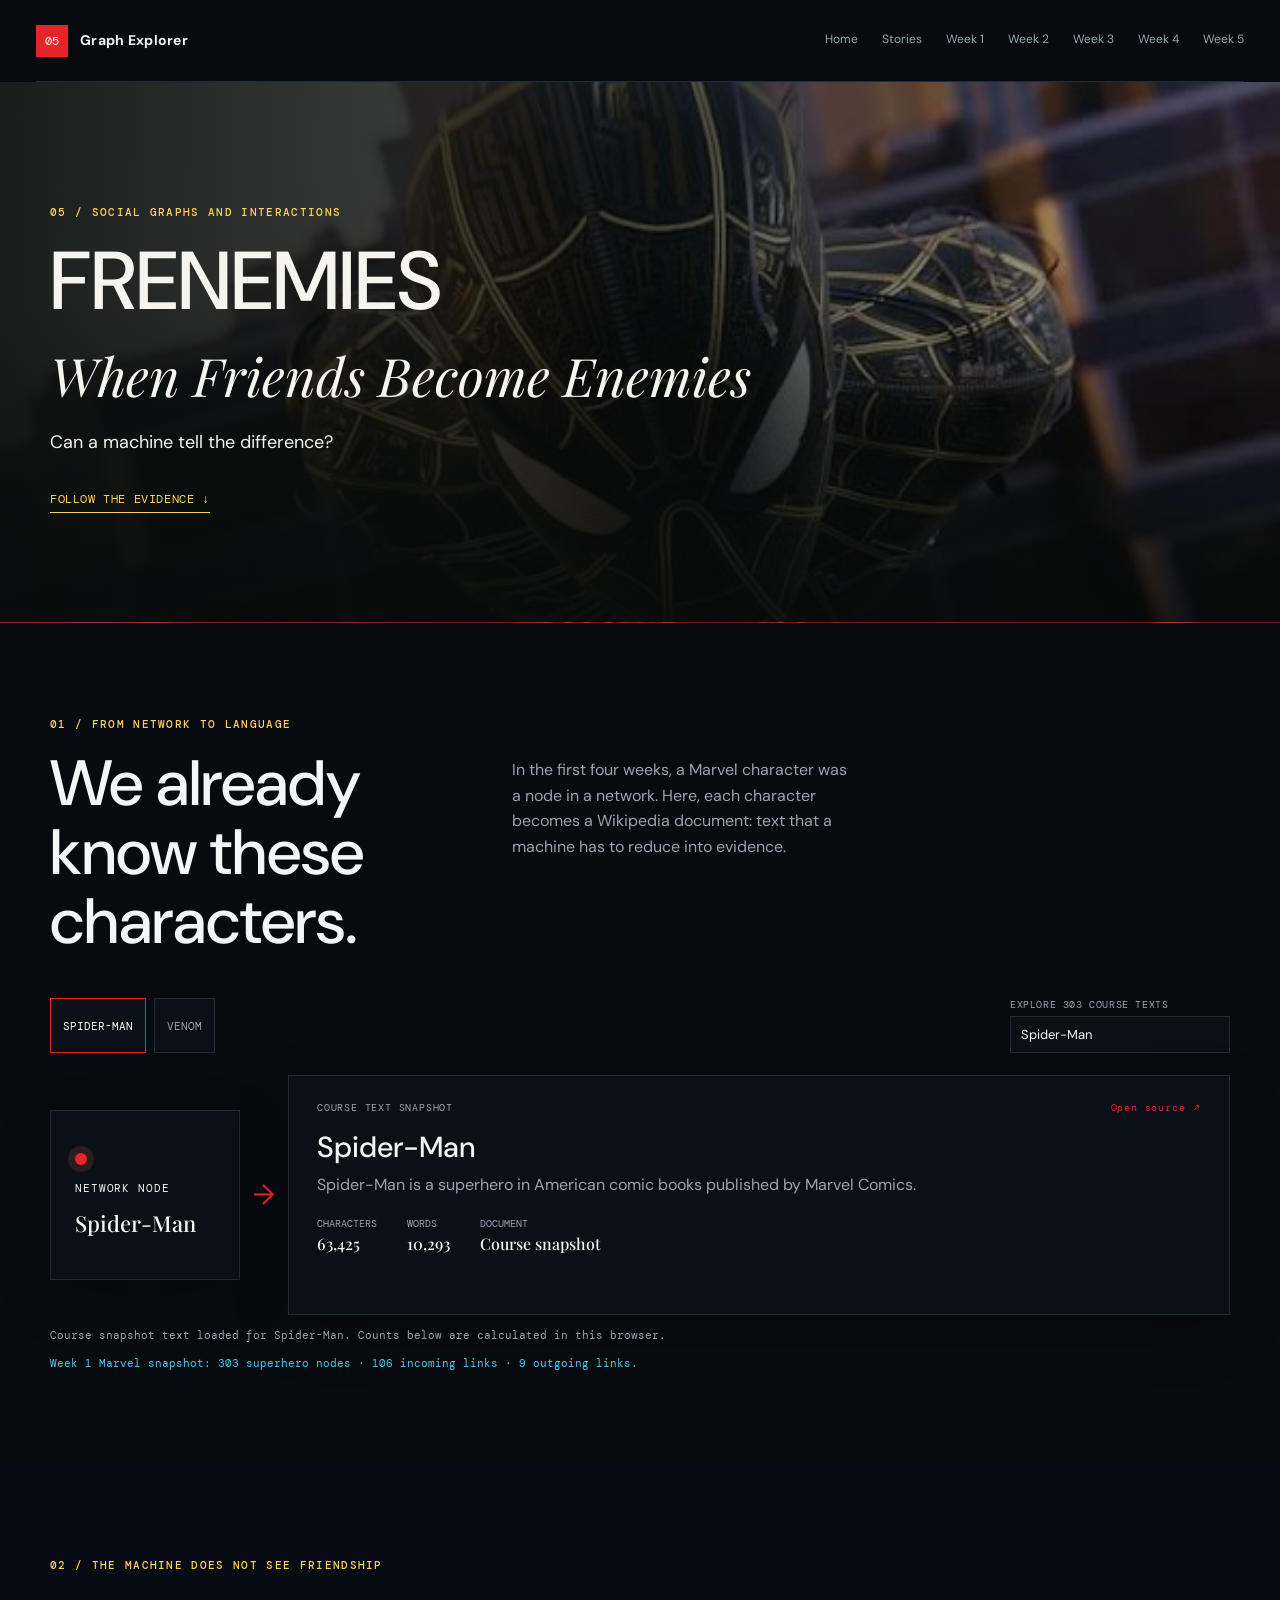
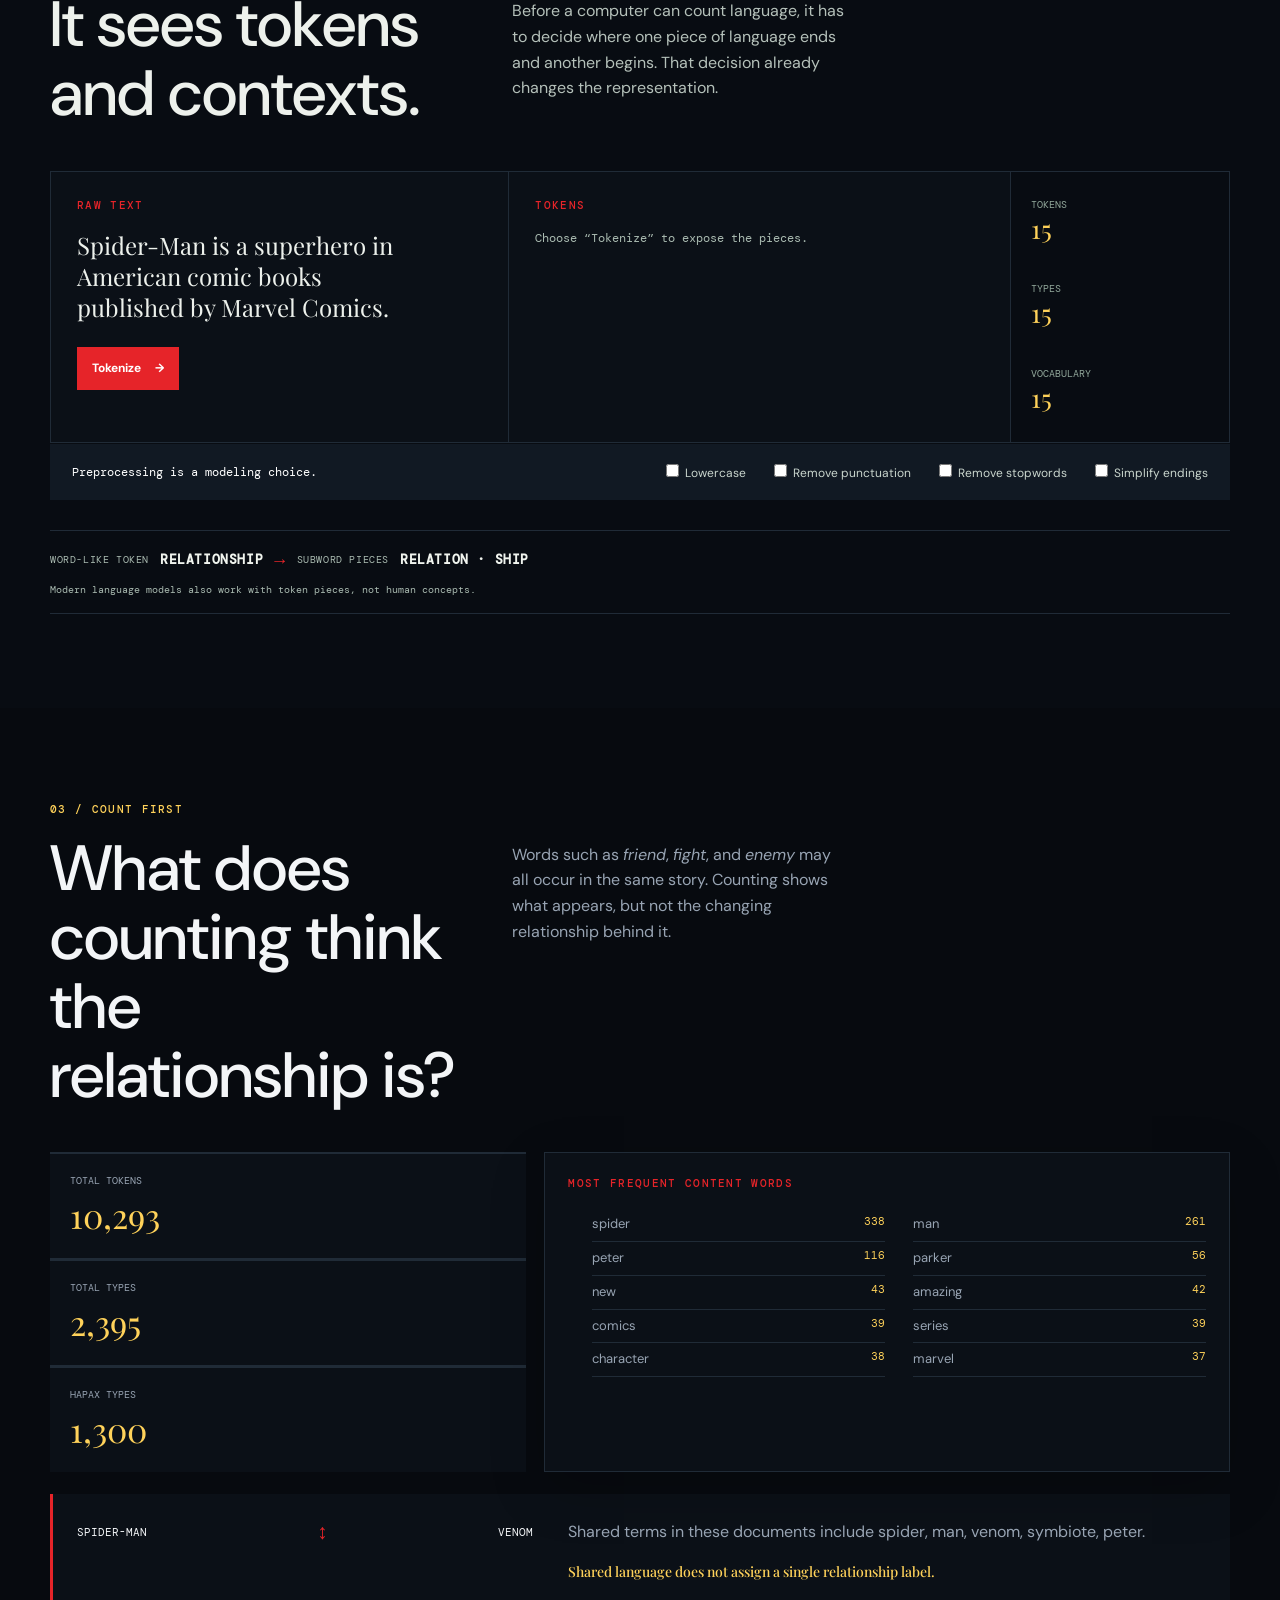
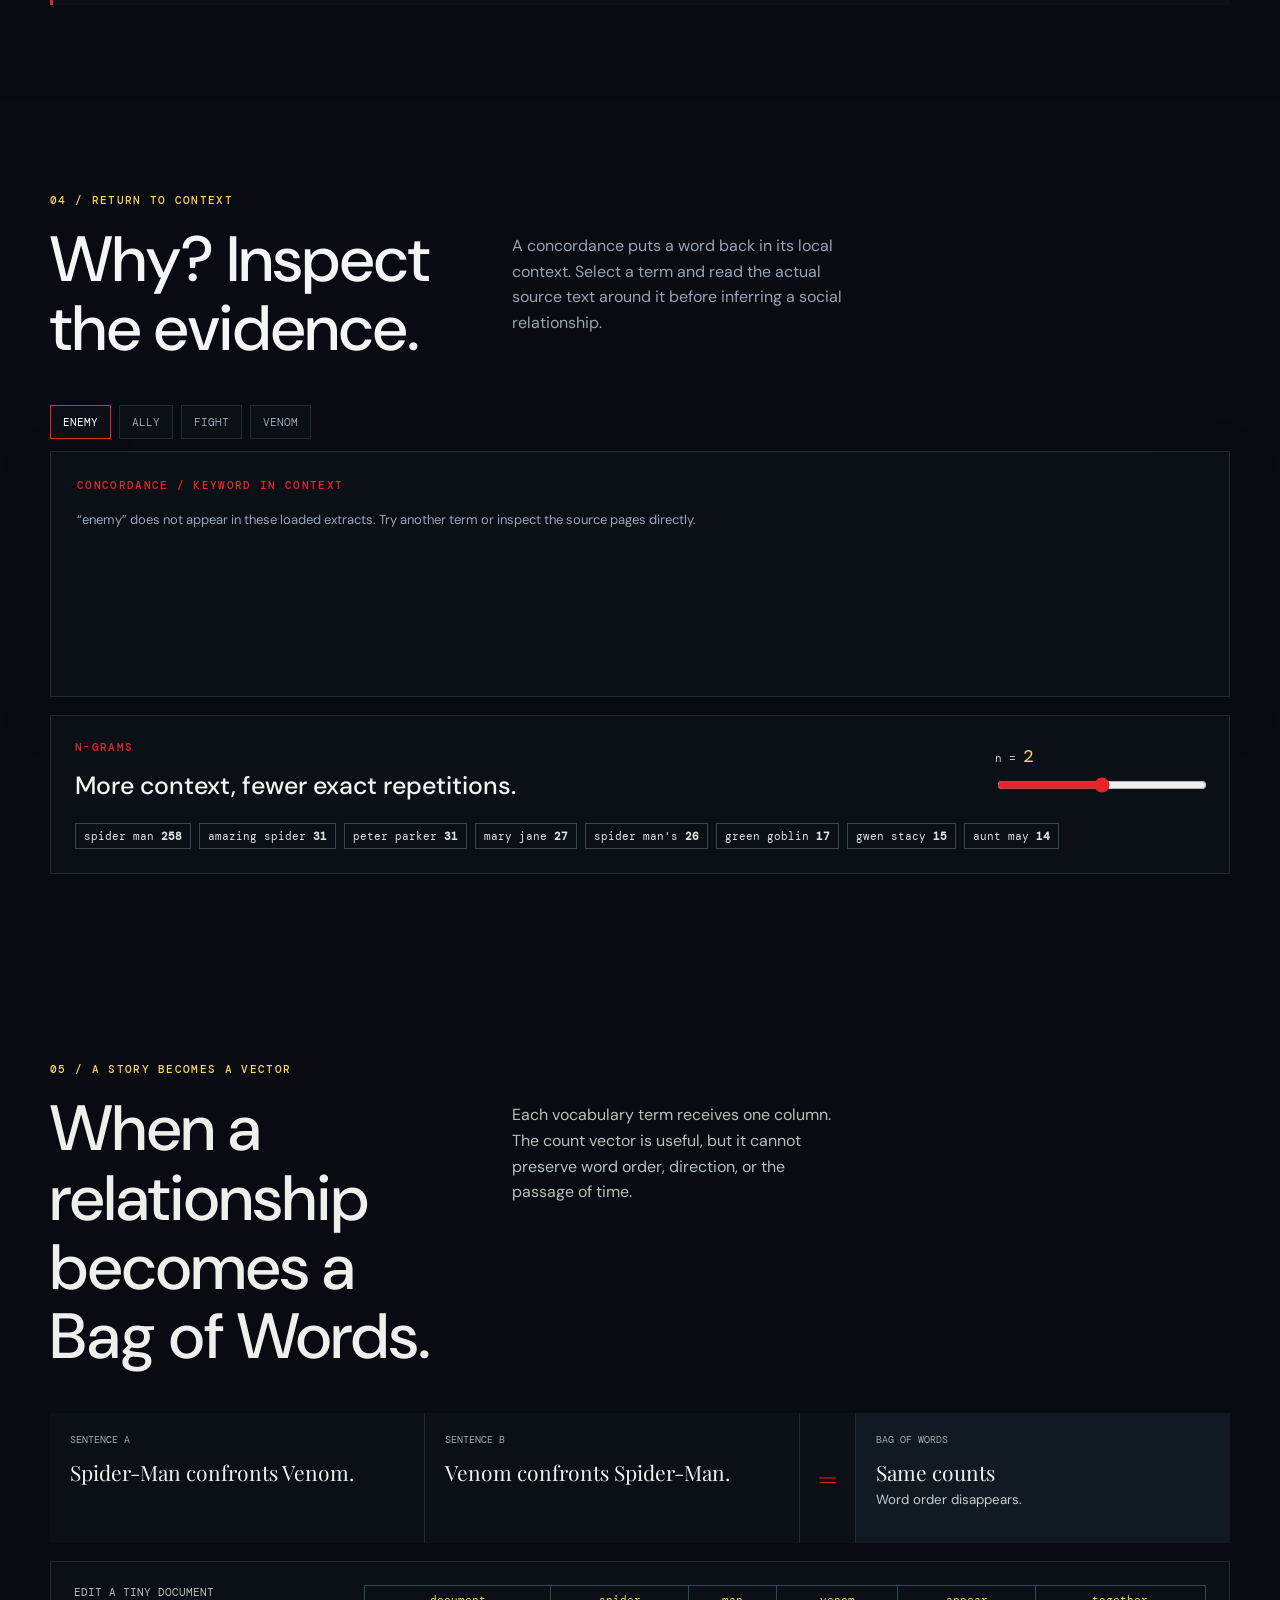
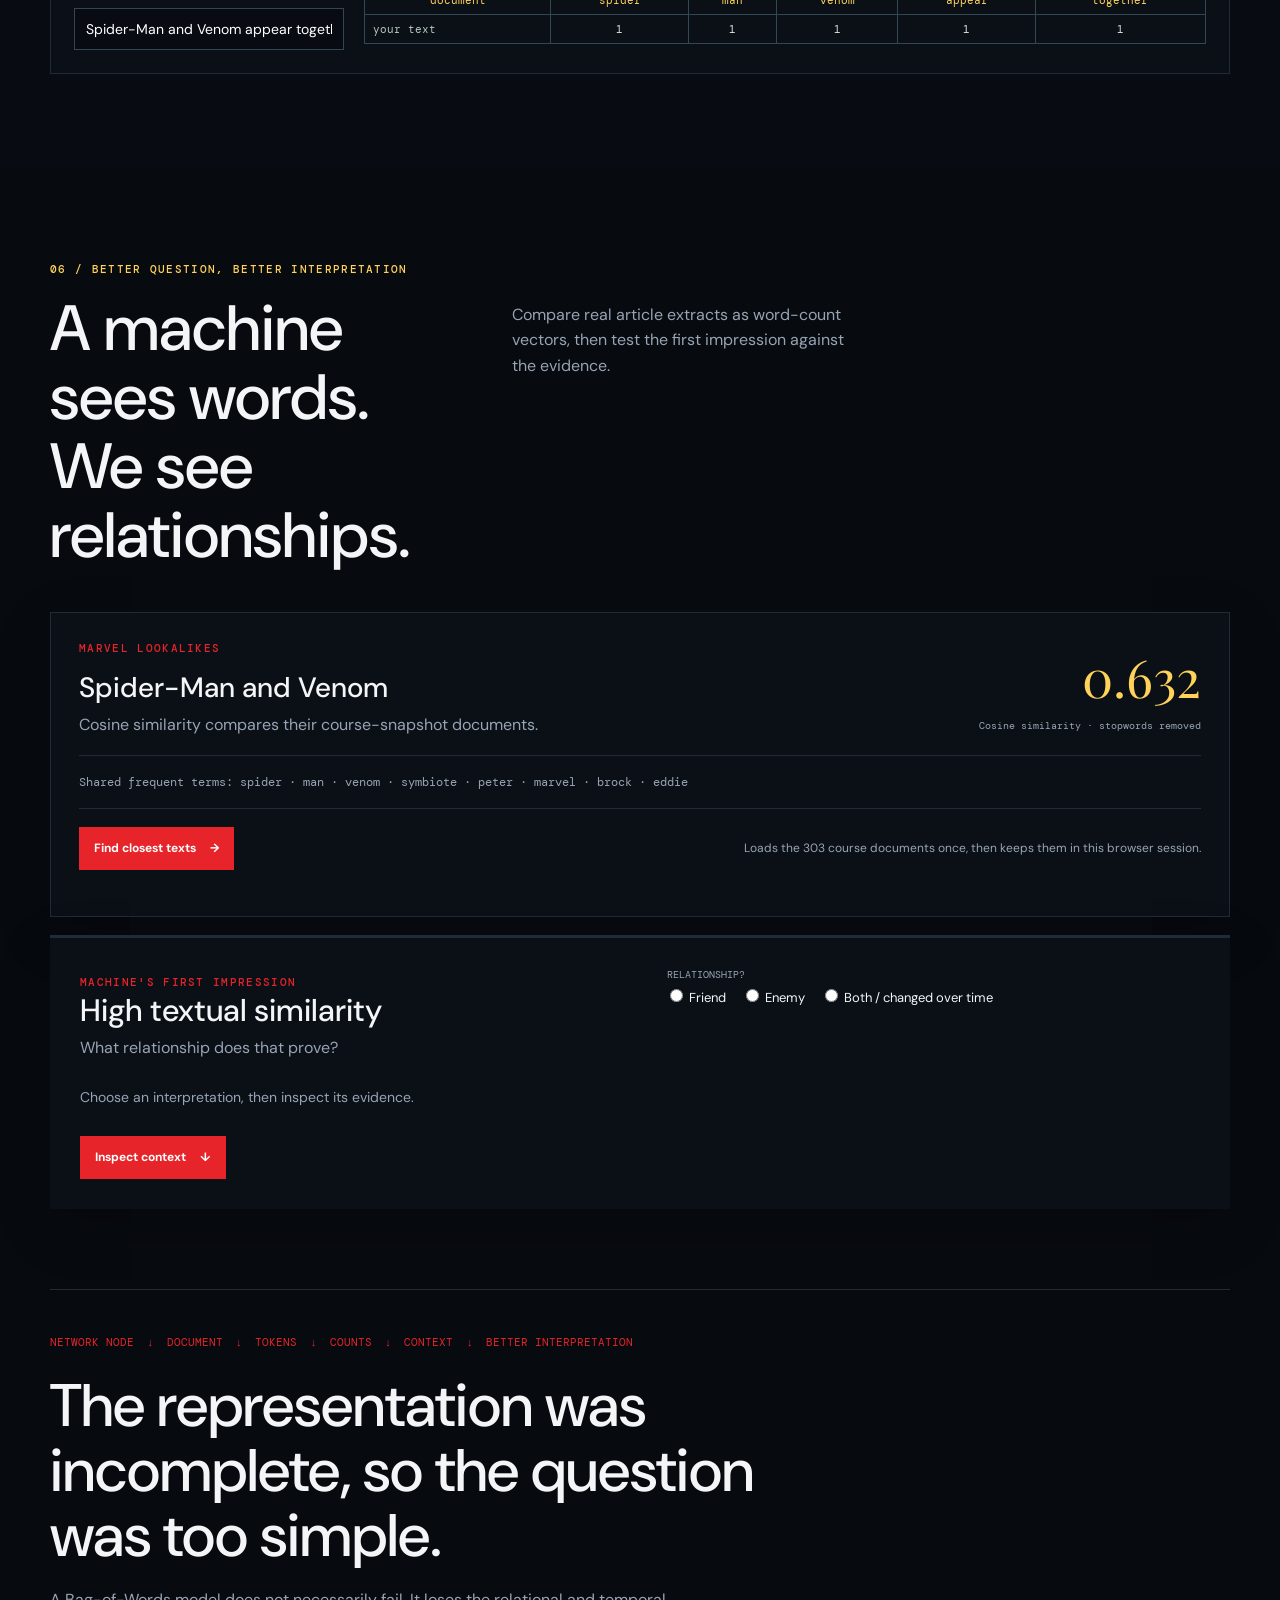
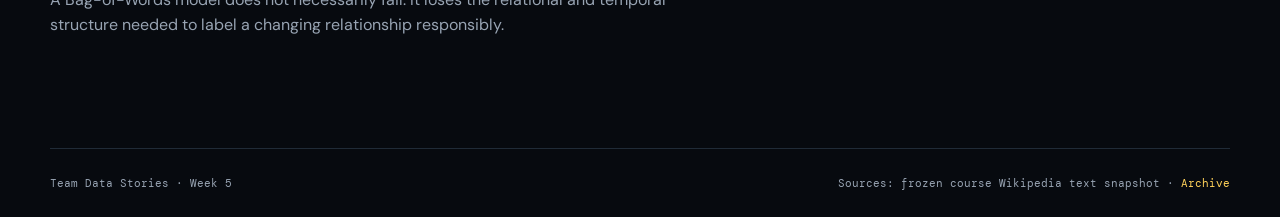
<file: week5/week5.html>
<!doctype html>
<html lang="en">
<head>
  <meta charset="utf-8">
  <meta name="viewport" content="width=device-width, initial-scale=1">
  <meta name="description" content="FRENEMIES: a data story about what simple NLP can and cannot infer about Marvel relationships.">
  <title>FRENEMIES | Week 5</title>
  <link rel="preconnect" href="https://fonts.googleapis.com">
  <link rel="preconnect" href="https://fonts.gstatic.com" crossorigin>
  <link href="https://fonts.googleapis.com/css2?family=DM+Mono:wght@400;500&family=DM+Sans:wght@400;500;700&family=Playfair+Display:ital,wght@0,500;0,600;1,500;1,600&display=swap" rel="stylesheet">
  <link rel="stylesheet" href="week5.css">
  <script src="week5.js" defer></script>
</head>
<body class="week5-page">
  <header class="site-header">
    <a class="brand" href="../index.html" aria-label="Graph Explorer home"><span class="brand-mark">05</span><span>Graph Explorer</span></a>
    <button class="menu-toggle" type="button" aria-expanded="false" aria-controls="site-nav">Menu</button>
    <nav id="site-nav" class="site-nav" aria-label="Main navigation">
      <a href="../index.html">Home</a><a href="../index.html#stories">Stories</a><a href="../week1.html">Week 1</a><a href="../week2/week2.html">Week 2</a><a href="../week3/week3.html">Week 3</a><a href="../week4/week4.html">Week 4</a><a class="active" href="week5.html">Week 5</a>
    </nav>
  </header>

  <main>
    <section class="hero" aria-labelledby="hero-title">
      <div class="hero-inner page-grid">
        <p class="eyebrow">05 / Social graphs and interactions</p>
        <h1 id="hero-title">FRENEMIES</h1>
        <p class="hero-subtitle">When Friends Become Enemies</p>
        <p class="hero-question">Can a machine tell the difference?</p>
        <a class="hero-jump" href="#node">Follow the evidence <span aria-hidden="true">↓</span></a>
      </div>
    </section>

    <section id="node" class="story-section page-grid node-section" aria-labelledby="node-title">
      <div class="section-label">01 / From network to language</div>
      <div class="section-intro">
        <h2 id="node-title">We already know these characters.</h2>
        <p>In the first four weeks, a Marvel character was a node in a network. Here, each character becomes a Wikipedia document: text that a machine has to reduce into evidence.</p>
      </div>
      <div class="character-picker" role="group" aria-label="Choose a Marvel character">
        <button class="character-button is-active" type="button" data-character="Spider-Man">Spider-Man</button>
        <button class="character-button" type="button" data-character="Venom">Venom</button>
        <label class="character-search" for="character-search">Explore 303 course texts<input id="character-search" type="search" list="character-options" placeholder="Find a Marvel character" autocomplete="off"><datalist id="character-options"></datalist></label>
      </div>
      <div class="node-document">
        <div class="node-card"><span class="node-dot"></span><span>NETWORK NODE</span><strong id="node-name">Spider-Man</strong></div>
        <div class="flow-arrow" aria-hidden="true">→</div>
        <article class="document-card">
          <div class="document-card-top"><span>COURSE TEXT SNAPSHOT</span><a id="source-link" href="https://en.wikipedia.org/wiki/Spider-Man" target="_blank" rel="noreferrer">Open source ↗</a></div>
          <h3 id="document-title">Spider-Man</h3>
          <p id="document-preview">Loading the local course snapshot...</p>
          <dl class="document-meta"><div><dt>Characters</dt><dd id="char-count">—</dd></div><div><dt>Words</dt><dd id="word-count">—</dd></div><div><dt>Document</dt><dd>Course snapshot</dd></div></dl>
        </article>
      </div>
      <p class="data-note" id="source-status">Loading the selected local course text for this browser session.</p>
      <p id="network-evidence" class="network-evidence">Loading the Week 1 Marvel network snapshot...</p>
    </section>

    <section id="machine" class="story-section section-dark" aria-labelledby="machine-title">
      <div class="page-grid">
        <div class="section-label">02 / The machine does not see friendship</div>
        <div class="section-intro"><h2 id="machine-title">It sees tokens and contexts.</h2><p>Before a computer can count language, it has to decide where one piece of language ends and another begins. That decision already changes the representation.</p></div>
        <div class="token-workbench">
          <div class="raw-text-panel"><div class="panel-label">RAW TEXT</div><p id="raw-sentence">Spider-Man was created by writer-editor Stan Lee and artist Steve Ditko.</p><button id="tokenize-button" class="button button-light" type="button">Tokenize <span aria-hidden="true">→</span></button></div>
          <div class="token-panel"><div class="panel-label">TOKENS</div><div id="token-output" class="token-output" aria-live="polite"><span>Choose “Tokenize” to expose the pieces.</span></div></div>
          <aside class="token-stats"><div><span>Tokens</span><strong id="token-count">—</strong></div><div><span>Types</span><strong id="type-count">—</strong></div><div><span>Vocabulary</span><strong id="vocab-count">—</strong></div></aside>
        </div>
        <div class="preprocess-bar" aria-label="Preprocessing choices">
          <p>Preprocessing is a modeling choice.</p>
          <label><input id="lowercase-toggle" type="checkbox"> Lowercase</label>
          <label><input id="punctuation-toggle" type="checkbox"> Remove punctuation</label>
          <label><input id="stopwords-toggle" type="checkbox"> Remove stopwords</label>
          <label><input id="lemma-toggle" type="checkbox"> Simplify endings</label>
        </div>
        <div class="subword-note"><span>WORD-LIKE TOKEN</span><strong>relationship</strong><span class="subword-arrow">→</span><span>SUBWORD PIECES</span><strong>relation · ship</strong><p>Modern language models also work with token pieces, not human concepts.</p></div>
      </div>
    </section>

    <section id="count" class="story-section page-grid" aria-labelledby="count-title">
      <div class="section-label">03 / Count first</div>
      <div class="section-intro"><h2 id="count-title">What does counting think the relationship is?</h2><p>Words such as <em>friend</em>, <em>fight</em>, and <em>enemy</em> may all occur in the same story. Counting shows what appears, but not the changing relationship behind it.</p></div>
      <div class="count-grid">
        <div class="metrics-card"><div><span>Total tokens</span><strong id="corpus-token-count">—</strong></div><div><span>Total types</span><strong id="corpus-type-count">—</strong></div><div><span>Hapax types</span><strong id="hapax-count">—</strong></div></div>
        <div class="frequency-card"><div class="panel-label">MOST FREQUENT CONTENT WORDS</div><ol id="frequency-list" class="frequency-list"><li>Loading article counts...</li></ol></div>
      </div>
      <div class="relationship-glance"><div><span>SPIDER-MAN</span><b>↕</b><span>VENOM</span></div><p id="relationship-words">Loading shared textual evidence...</p><strong>Shared language does not assign a single relationship label.</strong></div>
    </section>

    <section id="context" class="story-section context-section" aria-labelledby="context-title">
      <div class="page-grid">
        <div class="section-label">04 / Return to context</div>
        <div class="section-intro"><h2 id="context-title">Why? Inspect the evidence.</h2><p>A concordance puts a word back in its local context. Select a term and read the actual source text around it before inferring a social relationship.</p></div>
        <div class="context-controls" role="group" aria-label="Concordance terms"><button class="context-term is-active" type="button" data-term="enemy">enemy</button><button class="context-term" type="button" data-term="ally">ally</button><button class="context-term" type="button" data-term="fight">fight</button><button class="context-term" type="button" data-term="Venom">Venom</button></div>
        <div class="kwic-panel"><div class="panel-label">CONCORDANCE / KEYWORD IN CONTEXT</div><div id="kwic-output" class="kwic-output" aria-live="polite"><p>Loading context windows...</p></div></div>
        <div class="ngram-panel"><div><div class="panel-label">N-GRAMS</div><h3>More context, fewer exact repetitions.</h3></div><label for="ngram-range">n = <output id="ngram-value">2</output><input id="ngram-range" type="range" min="1" max="3" value="2"></label><div id="ngram-output" class="ngram-output"></div></div>
      </div>
    </section>

    <section id="bow" class="story-section section-dark" aria-labelledby="bow-title">
      <div class="page-grid">
        <div class="section-label">05 / A story becomes a vector</div>
        <div class="section-intro"><h2 id="bow-title">When a relationship becomes a Bag of Words.</h2><p>Each vocabulary term receives one column. The count vector is useful, but it cannot preserve word order, direction, or the passage of time.</p></div>
        <div class="order-experiment"><div><span>Sentence A</span><strong>Spider-Man confronts Venom.</strong></div><div><span>Sentence B</span><strong>Venom confronts Spider-Man.</strong></div><div class="equals">=</div><div class="same-counts"><span>BAG OF WORDS</span><strong>Same counts</strong><small>Word order disappears.</small></div></div>
        <div class="matrix-workbench"><label for="editable-document">Edit a tiny document<input id="editable-document" value="Spider-Man and Venom appear together."></label><div id="matrix-output" class="matrix-output" aria-live="polite"></div></div>
      </div>
    </section>

    <section id="verdict" class="story-section page-grid verdict-section" aria-labelledby="verdict-title">
      <div class="section-label">06 / Better question, better interpretation</div>
      <div class="section-intro"><h2 id="verdict-title">A machine sees words. We see relationships.</h2><p>Compare real article extracts as word-count vectors, then test the first impression against the evidence.</p></div>
      <div class="similarity-panel"><div><div class="panel-label">MARVEL LOOKALIKES</div><h3>Spider-Man and Venom</h3><p>Cosine similarity compares their course-snapshot documents.</p></div><div class="similarity-score"><strong id="similarity-score">—</strong><span id="similarity-method">Loading both course texts...</span></div><div id="shared-words" class="shared-words">Shared terms will appear here.</div><div class="lookalike-controls"><button id="lookalikes-button" class="button button-dark" type="button">Find closest texts <span aria-hidden="true">→</span></button><p id="lookalikes-status">Loads the 303 course documents once, then keeps them in this browser session.</p></div><ol id="lookalike-list" class="lookalike-list" aria-live="polite"></ol></div>
      <div class="verdict-card"><div><span class="panel-label">MACHINE'S FIRST IMPRESSION</span><h3>High textual similarity</h3><p>What relationship does that prove?</p></div><fieldset><legend>Relationship?</legend><label><input name="verdict" value="friend" type="radio"> Friend</label><label><input name="verdict" value="enemy" type="radio"> Enemy</label><label><input name="verdict" value="both" type="radio"> Both / changed over time</label></fieldset><div id="verdict-response" class="verdict-response">Choose an interpretation, then inspect its evidence.</div><button id="inspect-button" class="button button-dark" type="button">Inspect context <span aria-hidden="true">↓</span></button></div>
      <div id="takeaway" class="takeaway"><p>Network node <span>↓</span> Document <span>↓</span> Tokens <span>↓</span> Counts <span>↓</span> Context <span>↓</span> Better interpretation</p><h2>The representation was incomplete, so the question was too simple.</h2><p>A Bag-of-Words model does not necessarily fail. It loses the relational and temporal structure needed to label a changing relationship responsibly.</p></div>
    </section>
  </main>

  <footer class="site-footer page-grid"><p>Team Data Stories · Week 5</p><p>Sources: frozen course Wikipedia text snapshot · <a href="../index.html">Archive</a></p></footer>
</body>
</html>
</file>
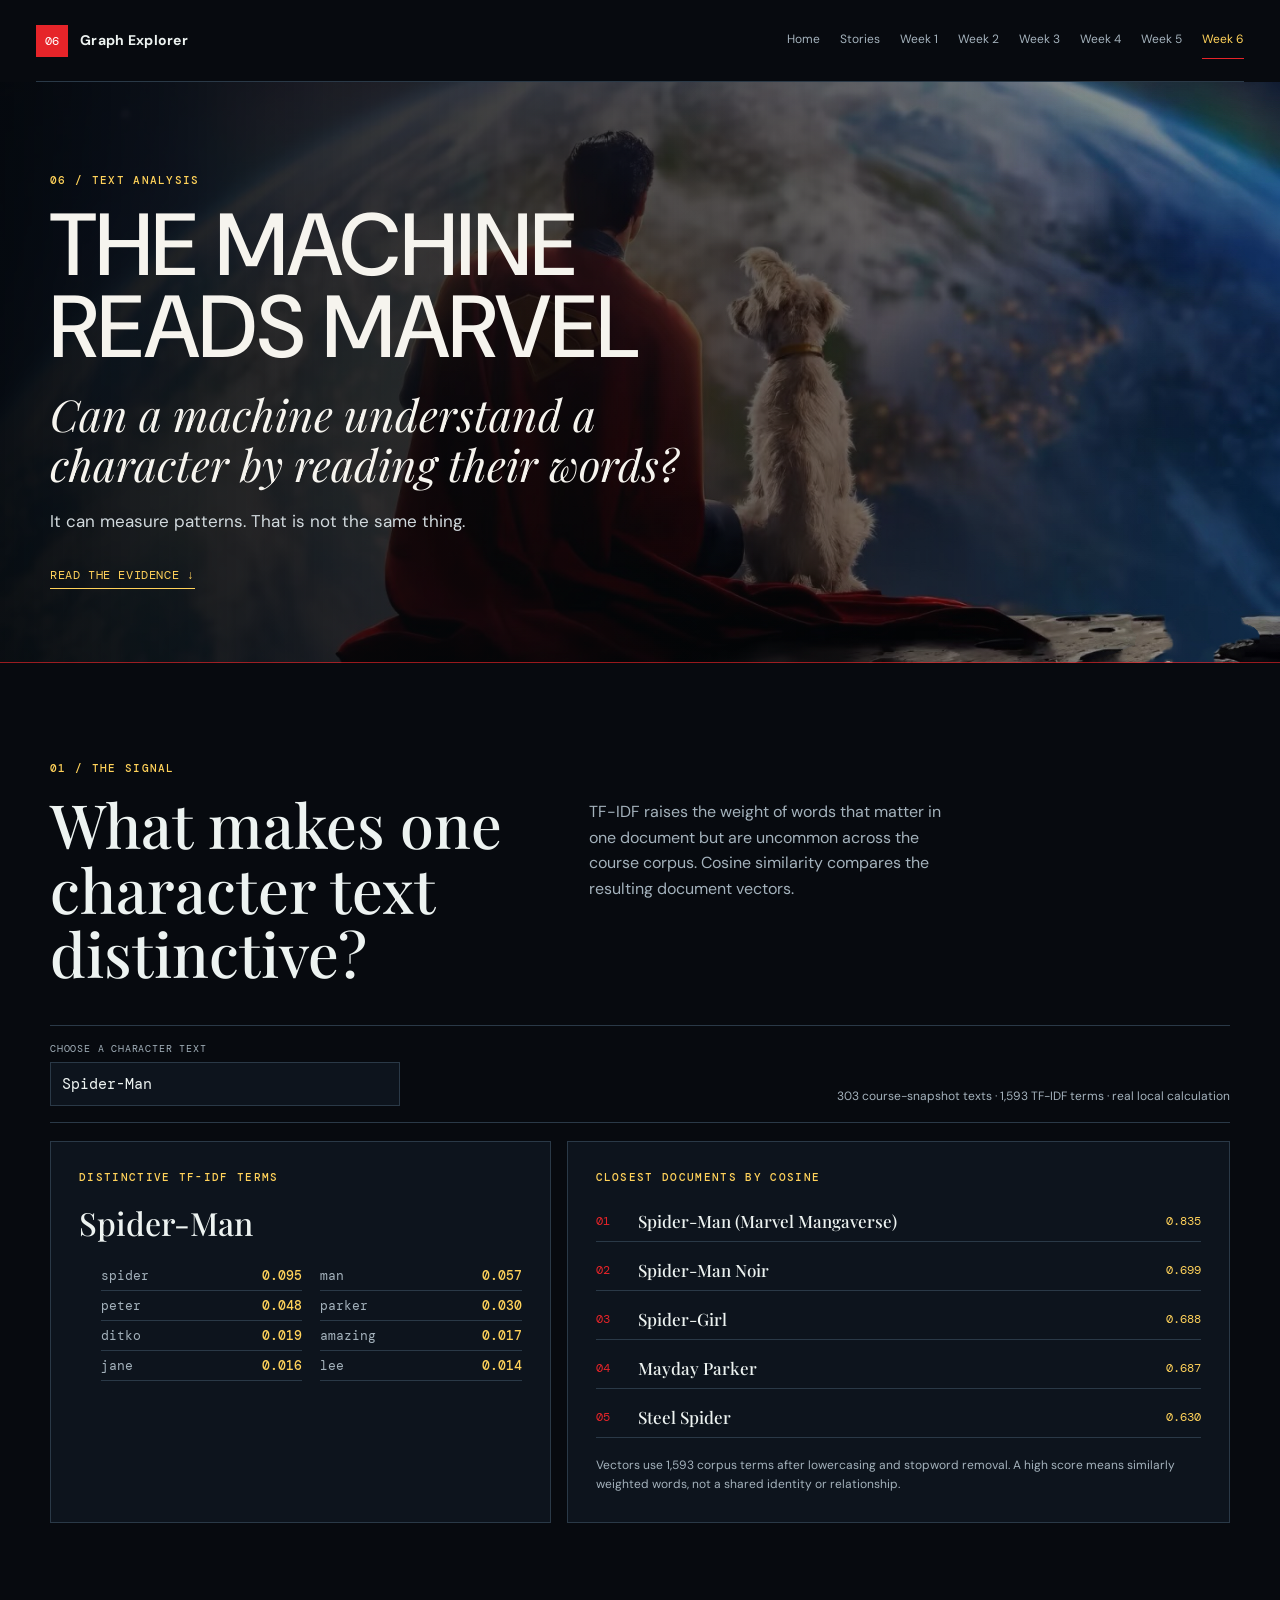
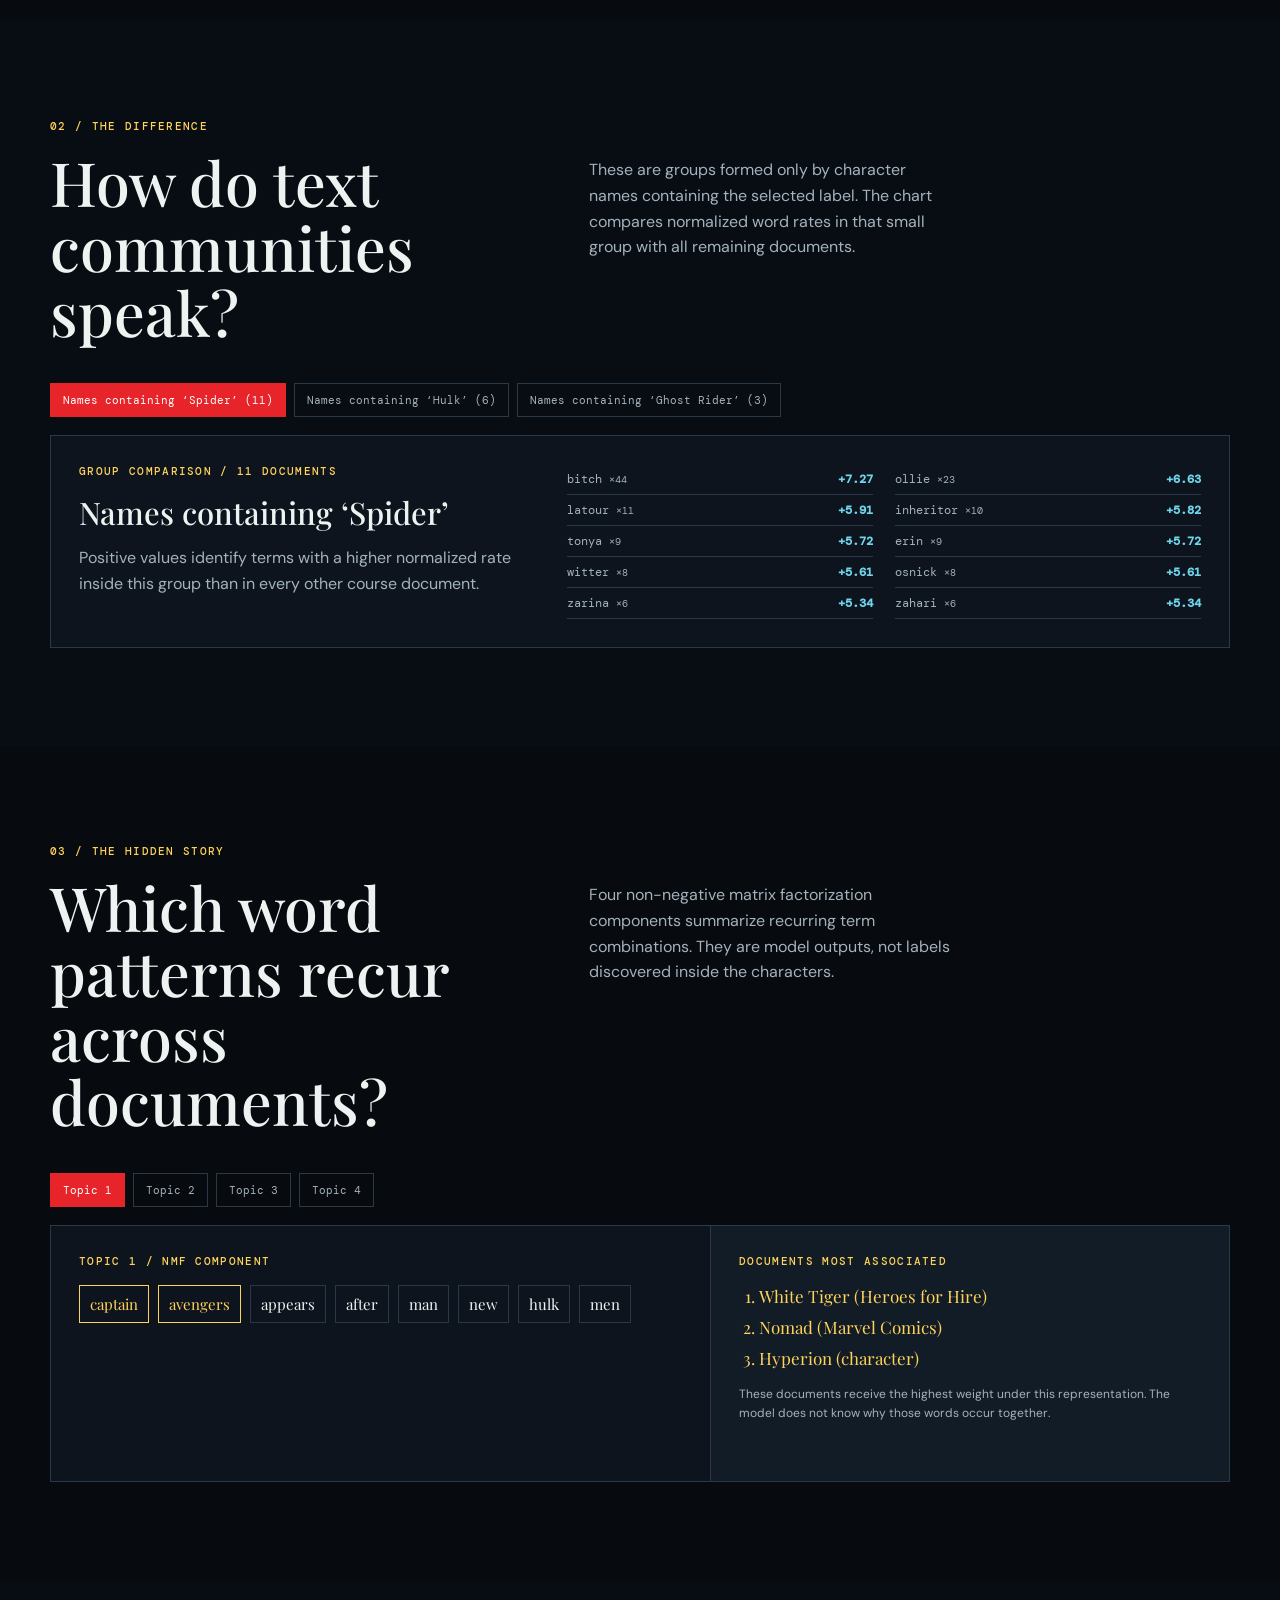
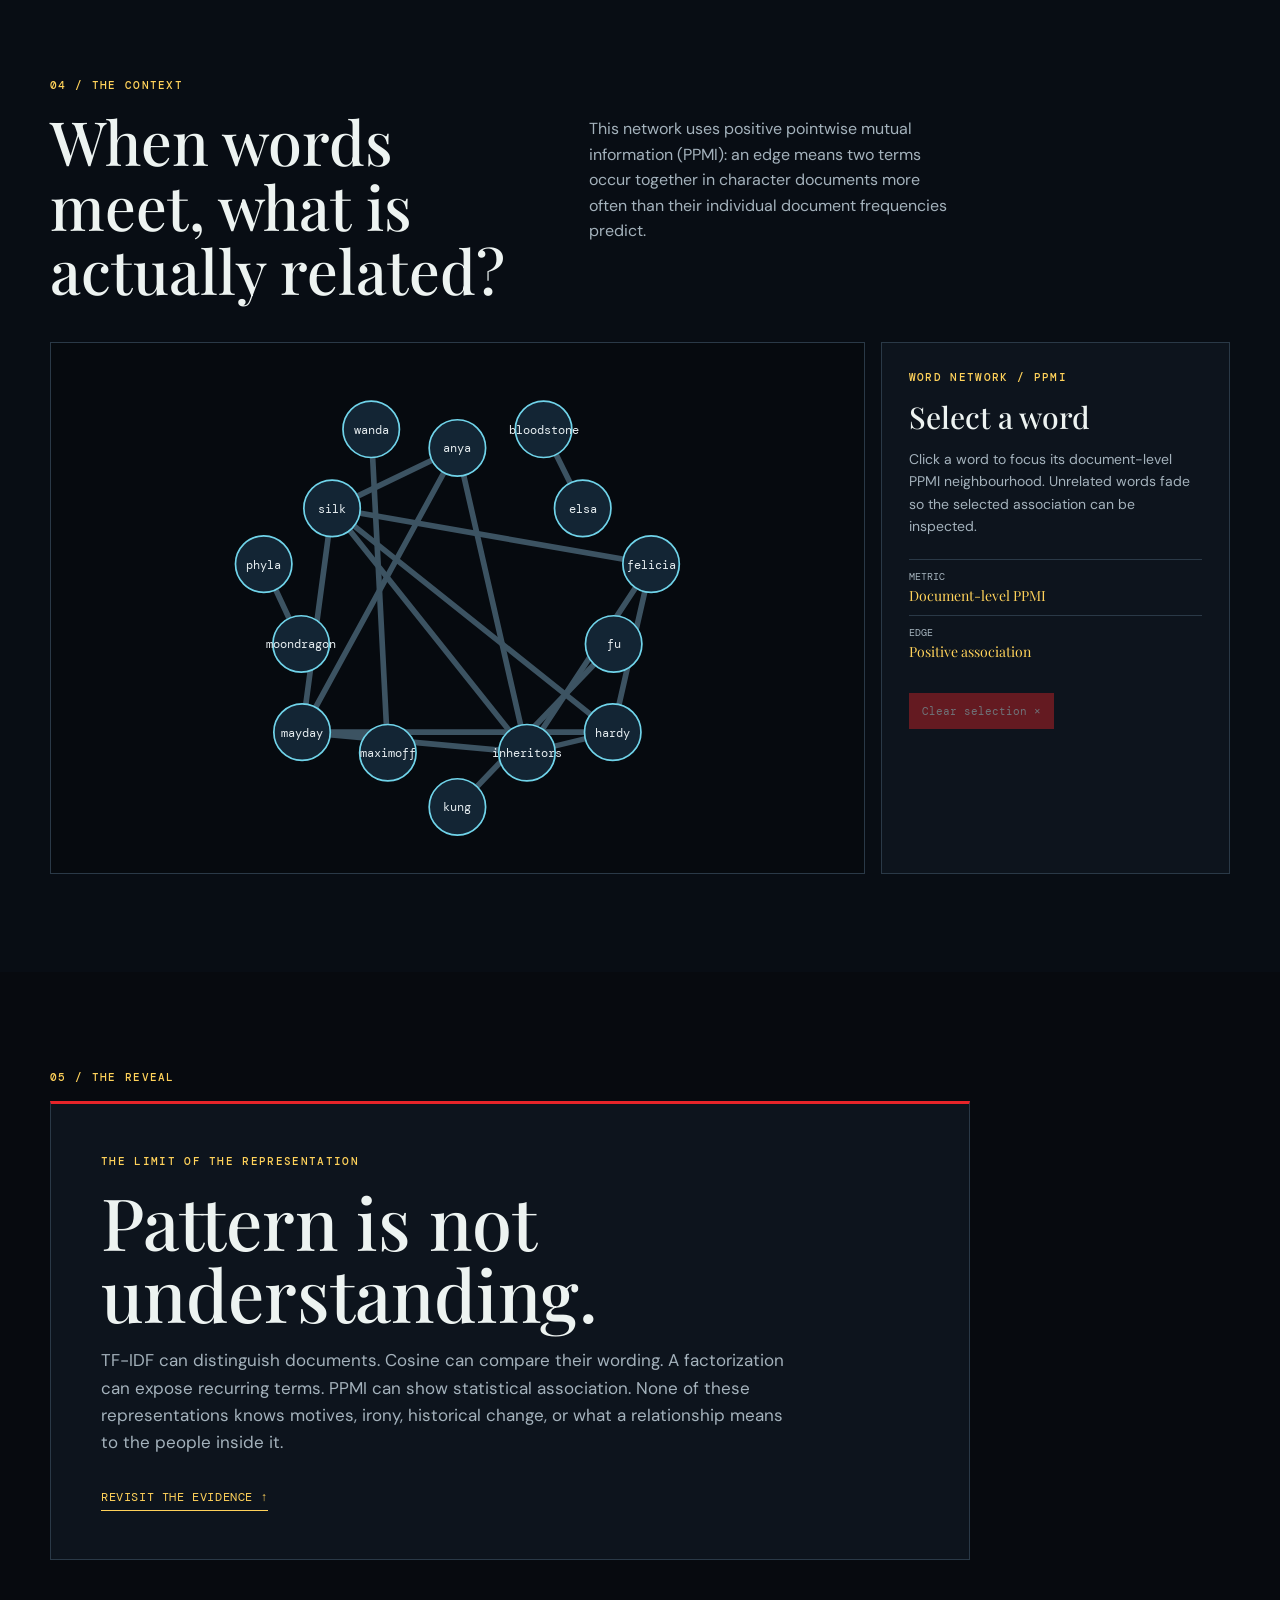
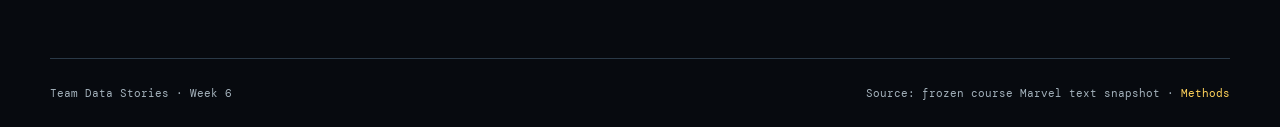
<file: week6/week6.html>
<!doctype html>
<html lang="en">
<head>
  <meta charset="utf-8">
  <meta name="viewport" content="width=device-width, initial-scale=1">
  <meta name="description" content="Week 6: a data story about the statistical patterns a machine finds in Marvel character texts.">
  <title>The Machine Reads Marvel | Week 6</title>
  <link rel="preconnect" href="https://fonts.googleapis.com">
  <link rel="preconnect" href="https://fonts.gstatic.com" crossorigin>
  <link href="https://fonts.googleapis.com/css2?family=DM+Mono:wght@400;500&family=DM+Sans:wght@400;500;700&family=Playfair+Display:ital,wght@0,500;0,600;1,500;1,600&display=swap" rel="stylesheet">
  <link rel="stylesheet" href="week6.css">
  <script src="week6.js?v=20261022" defer></script>
</head>
<body class="week6-page">
  <header class="site-header">
    <a class="brand" href="../index.html" aria-label="Graph Explorer home"><span class="brand-mark">06</span><span>Graph Explorer</span></a>
    <button class="menu-toggle" type="button" aria-expanded="false" aria-controls="site-nav">Menu</button>
    <nav id="site-nav" class="site-nav" aria-label="Main navigation">
      <a href="../index.html">Home</a><a href="../index.html#stories">Stories</a><a href="../week1.html">Week 1</a><a href="../week2/week2.html">Week 2</a><a href="../week3/week3.html">Week 3</a><a href="../week4/week4.html">Week 4</a><a href="../week5/week5.html">Week 5</a><a class="active" href="week6.html">Week 6</a>
    </nav>
  </header>

  <main>
    <section class="hero" aria-labelledby="hero-title">
      <div class="hero-inner page-grid">
        <p class="eyebrow">06 / Text analysis</p>
        <h1 id="hero-title">THE MACHINE<br>READS MARVEL</h1>
        <p class="hero-subtitle">Can a machine understand a character by reading their words?</p>
        <p class="hero-question">It can measure patterns. That is not the same thing.</p>
        <a class="hero-jump" href="#signal">Read the evidence <span aria-hidden="true">↓</span></a>
      </div>
    </section>

    <section id="signal" class="story-section page-grid reveal" aria-labelledby="signal-title">
      <p class="section-label">01 / The signal</p>
      <div class="section-intro"><h2 id="signal-title">What makes one character text distinctive?</h2><p>TF-IDF raises the weight of words that matter in one document but are uncommon across the course corpus. Cosine similarity compares the resulting document vectors.</p></div>
      <div class="character-control"><label for="character-select">Choose a character text<input id="character-select" list="character-options" value="Spider-Man" autocomplete="off"></label><datalist id="character-options"></datalist><p id="character-note">Loading 303 course-snapshot documents...</p></div>
      <div class="signal-grid">
        <article class="signal-card"><p class="panel-label">DISTINCTIVE TF-IDF TERMS</p><h3 id="selected-character">Spider-Man</h3><ol id="term-list" class="term-list" aria-live="polite"></ol></article>
        <article class="signal-card similarity-card"><p class="panel-label">CLOSEST DOCUMENTS BY COSINE</p><div id="neighbour-list" class="neighbour-list" aria-live="polite"></div><p class="method-note">Vectors use 1,593 corpus terms after lowercasing and stopword removal. A high score means similarly weighted words, not a shared identity or relationship.</p></article>
      </div>
    </section>

    <section id="difference" class="story-section section-deep reveal" aria-labelledby="difference-title">
      <div class="page-grid">
        <p class="section-label">02 / The difference</p>
        <div class="section-intro"><h2 id="difference-title">How do text communities speak?</h2><p>These are groups formed only by character names containing the selected label. The chart compares normalized word rates in that small group with all remaining documents.</p></div>
        <div id="group-tabs" class="tab-row" role="tablist" aria-label="Choose a text group"></div>
        <div class="comparison-panel"><div><p class="panel-label" id="group-label">GROUP COMPARISON</p><h3 id="group-heading">Words that separate the group</h3><p id="group-explainer">Loading group terms...</p></div><ol id="comparison-list" class="comparison-list" aria-live="polite"></ol></div>
      </div>
    </section>

    <section id="topics" class="story-section page-grid reveal" aria-labelledby="topics-title">
      <p class="section-label">03 / The hidden story</p>
      <div class="section-intro"><h2 id="topics-title">Which word patterns recur across documents?</h2><p>Four non-negative matrix factorization components summarize recurring term combinations. They are model outputs, not labels discovered inside the characters.</p></div>
      <div id="topic-tabs" class="topic-tabs" role="tablist" aria-label="Choose a topic"></div>
      <div class="topic-stage"><div><p class="panel-label" id="topic-label">TOPIC 1</p><div id="topic-terms" class="topic-terms" aria-live="polite"></div></div><div class="topic-documents"><p class="panel-label">DOCUMENTS MOST ASSOCIATED</p><ol id="topic-documents"></ol><p>These documents receive the highest weight under this representation. The model does not know why those words occur together.</p></div></div>
    </section>

    <section id="context" class="story-section section-deep reveal" aria-labelledby="context-title">
      <div class="page-grid">
        <p class="section-label">04 / The context</p>
        <div class="section-intro"><h2 id="context-title">When words meet, what is actually related?</h2><p>This network uses positive pointwise mutual information (PPMI): an edge means two terms occur together in character documents more often than their individual document frequencies predict.</p></div>
        <div class="network-layout"><div class="network-stage"><svg id="word-network" viewBox="0 0 720 470" role="img" aria-label="Interactive PPMI word co-occurrence network"></svg></div><aside class="network-detail"><p class="panel-label">WORD NETWORK / PPMI</p><h3 id="network-title">Select a word</h3><p id="network-copy">Click a word to focus its document-level PPMI neighbourhood. Unrelated words fade so the selected association can be inspected.</p><dl><div><dt>METRIC</dt><dd>Document-level PPMI</dd></div><div><dt>EDGE</dt><dd>Positive association</dd></div></dl><button id="clear-network" class="button" type="button" disabled>Clear selection <span aria-hidden="true">×</span></button></aside></div>
      </div>
    </section>

    <section id="reveal" class="story-section page-grid reveal" aria-labelledby="reveal-title">
      <p class="section-label">05 / The reveal</p>
      <div class="reveal-card"><p class="panel-label">THE LIMIT OF THE REPRESENTATION</p><h2 id="reveal-title">Pattern is not understanding.</h2><p>TF-IDF can distinguish documents. Cosine can compare their wording. A factorization can expose recurring terms. PPMI can show statistical association. None of these representations knows motives, irony, historical change, or what a relationship means to the people inside it.</p><a class="hero-jump" href="#signal">Revisit the evidence <span aria-hidden="true">↑</span></a></div>
    </section>
  </main>

  <footer class="site-footer page-grid"><p>Team Data Stories · Week 6</p><p>Source: frozen course Marvel text snapshot · <a href="README.md">Methods</a></p></footer>
</body>
</html>
</file>
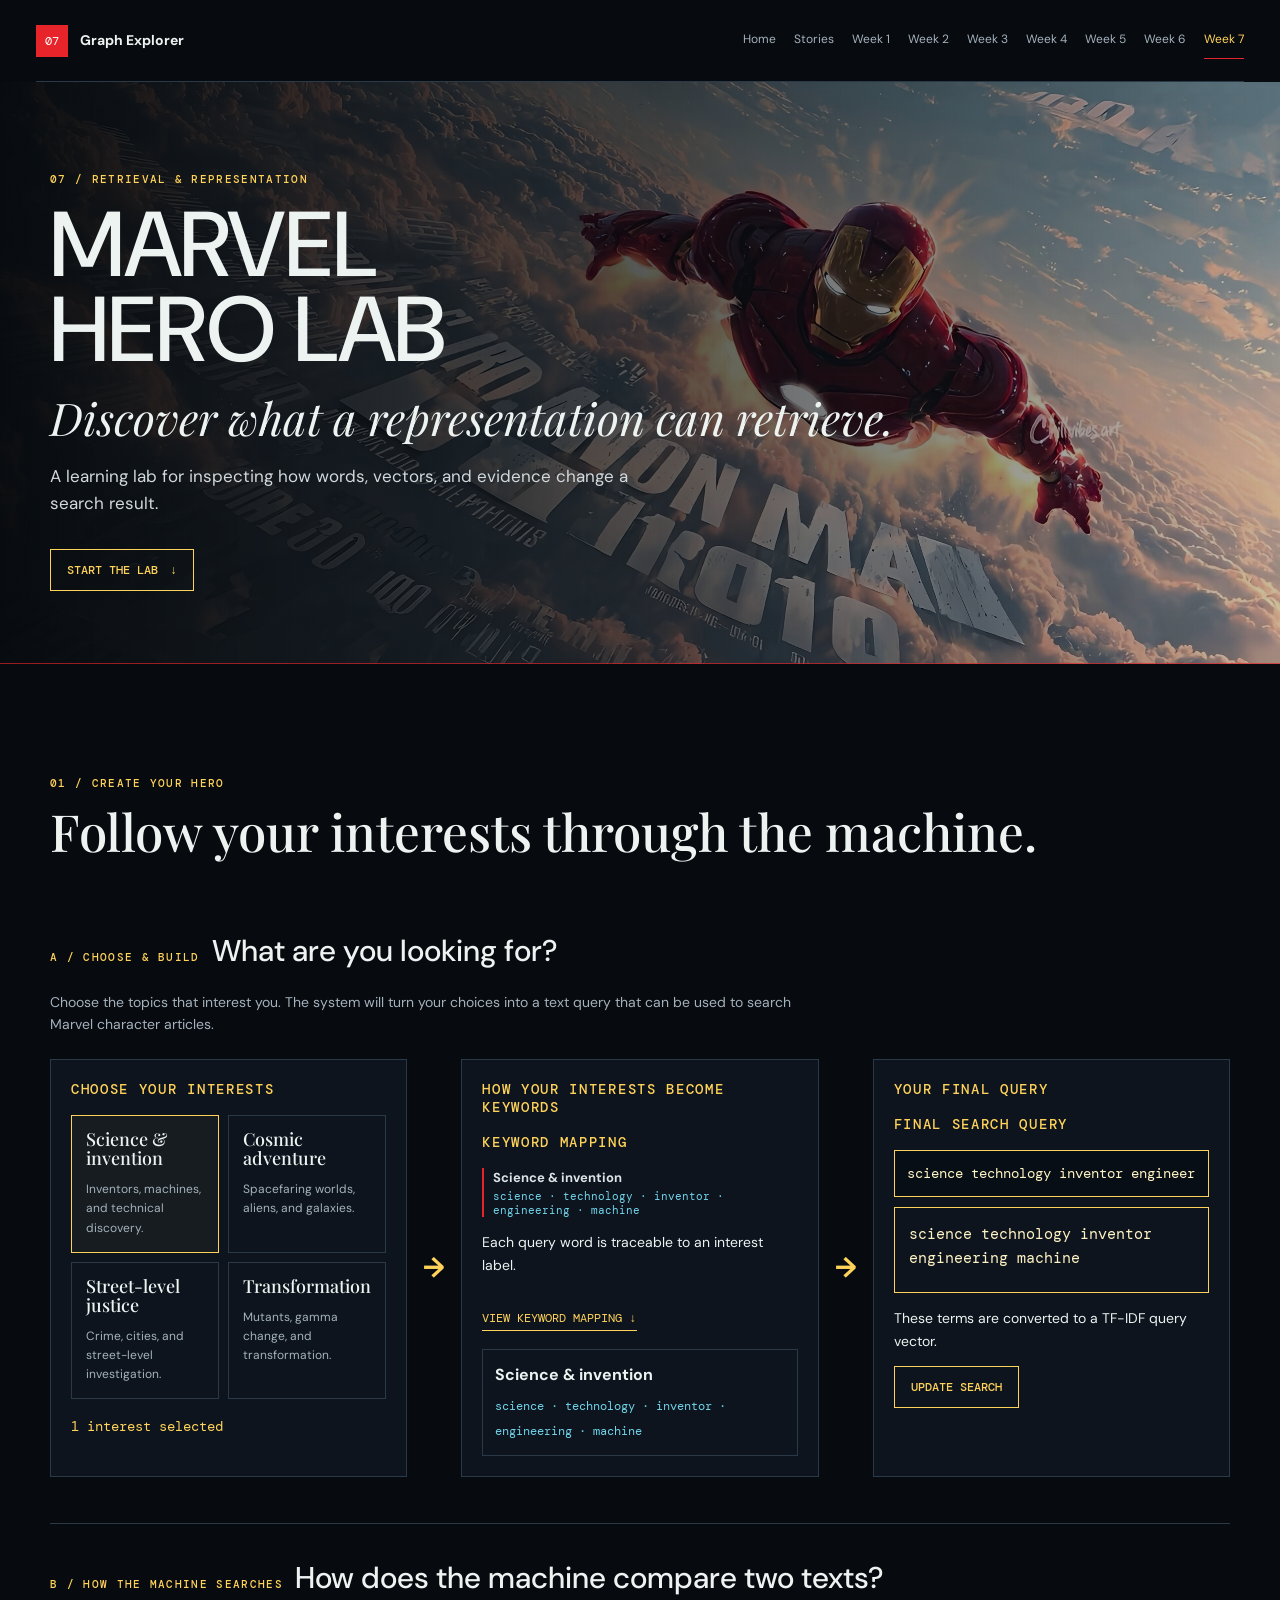
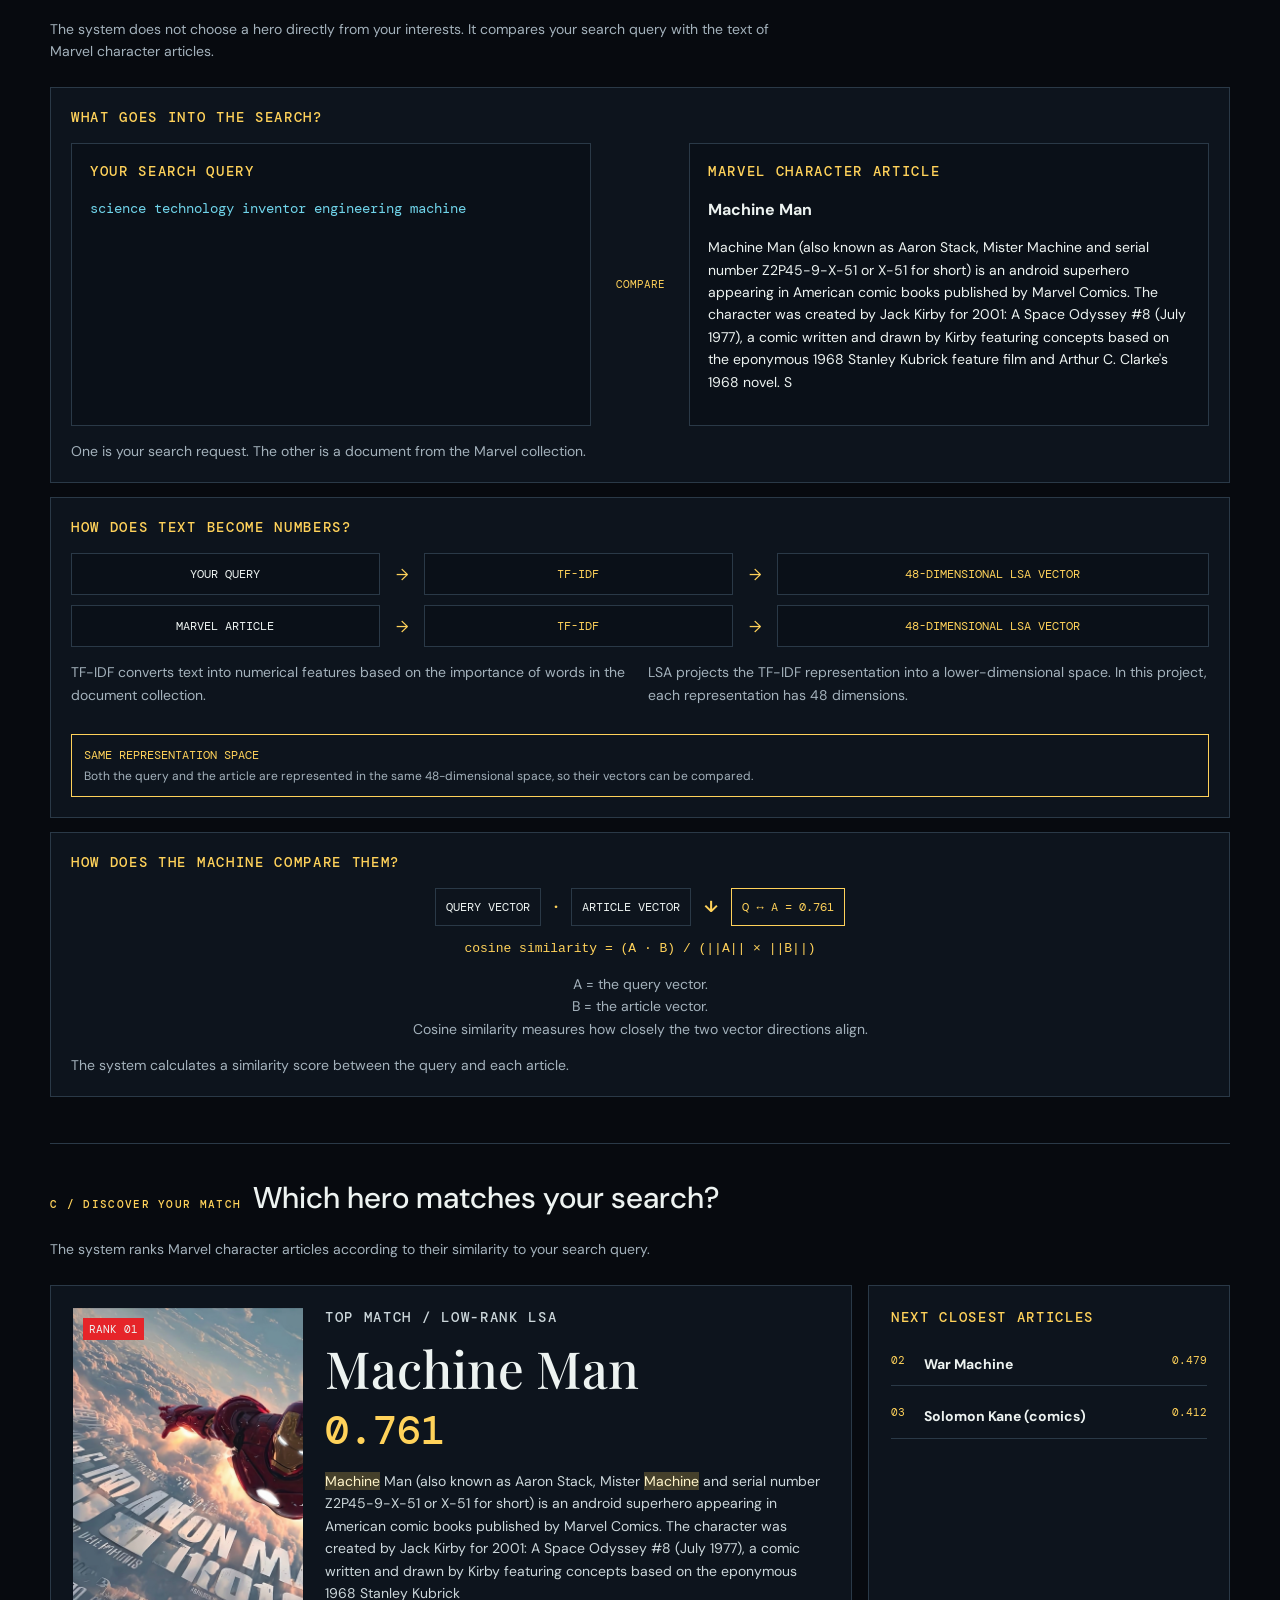
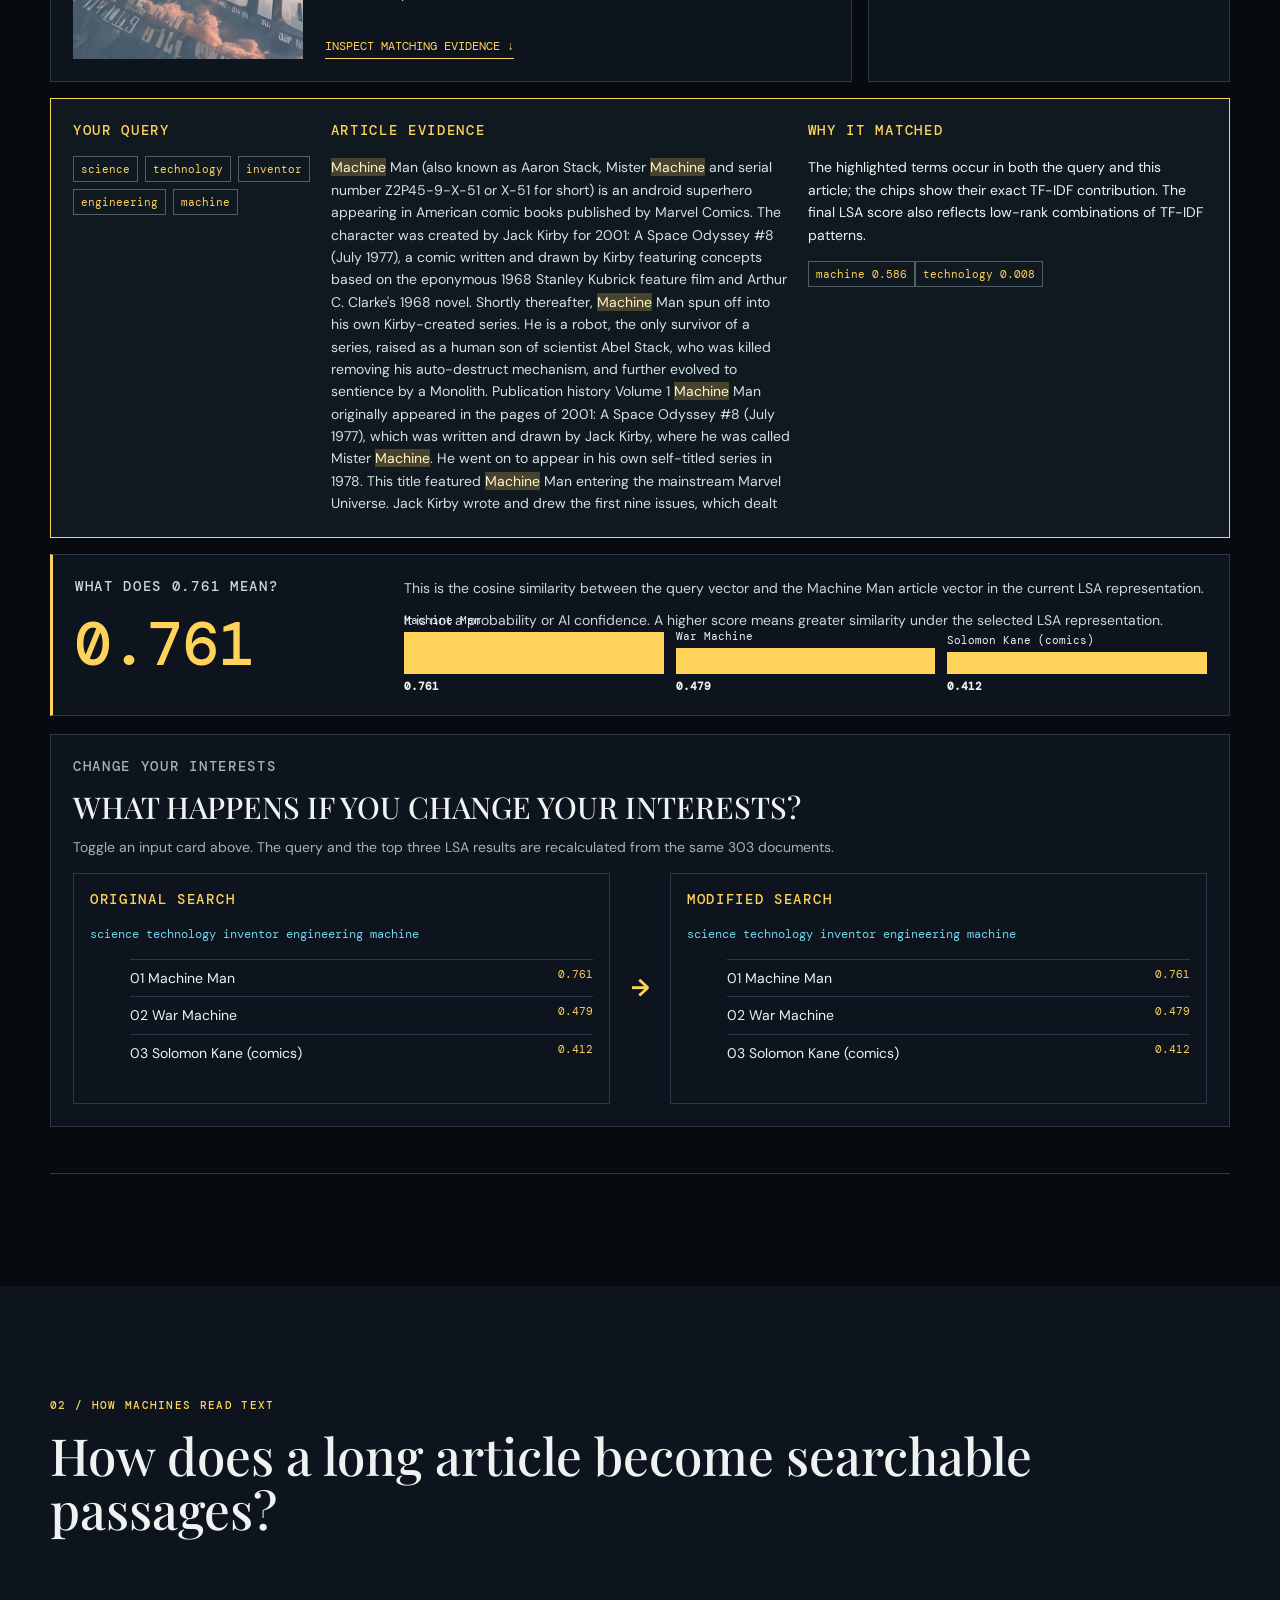
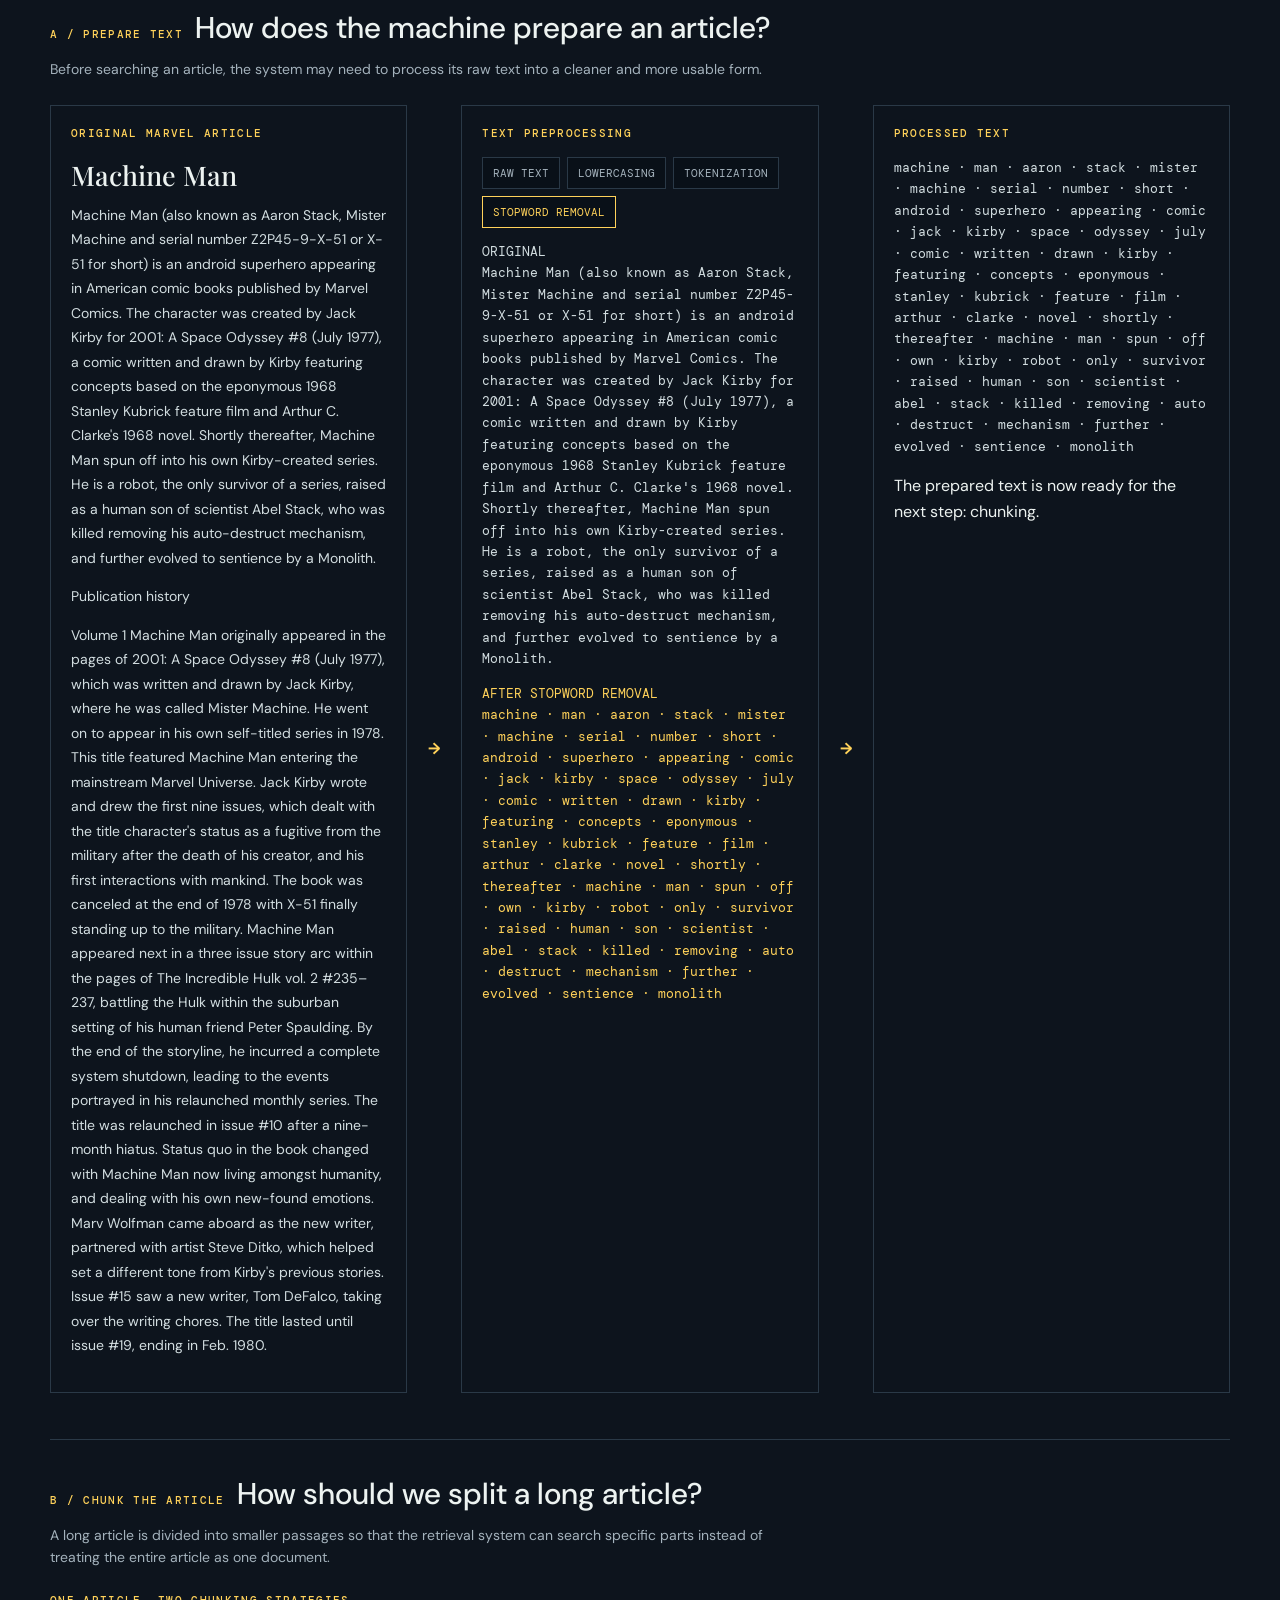
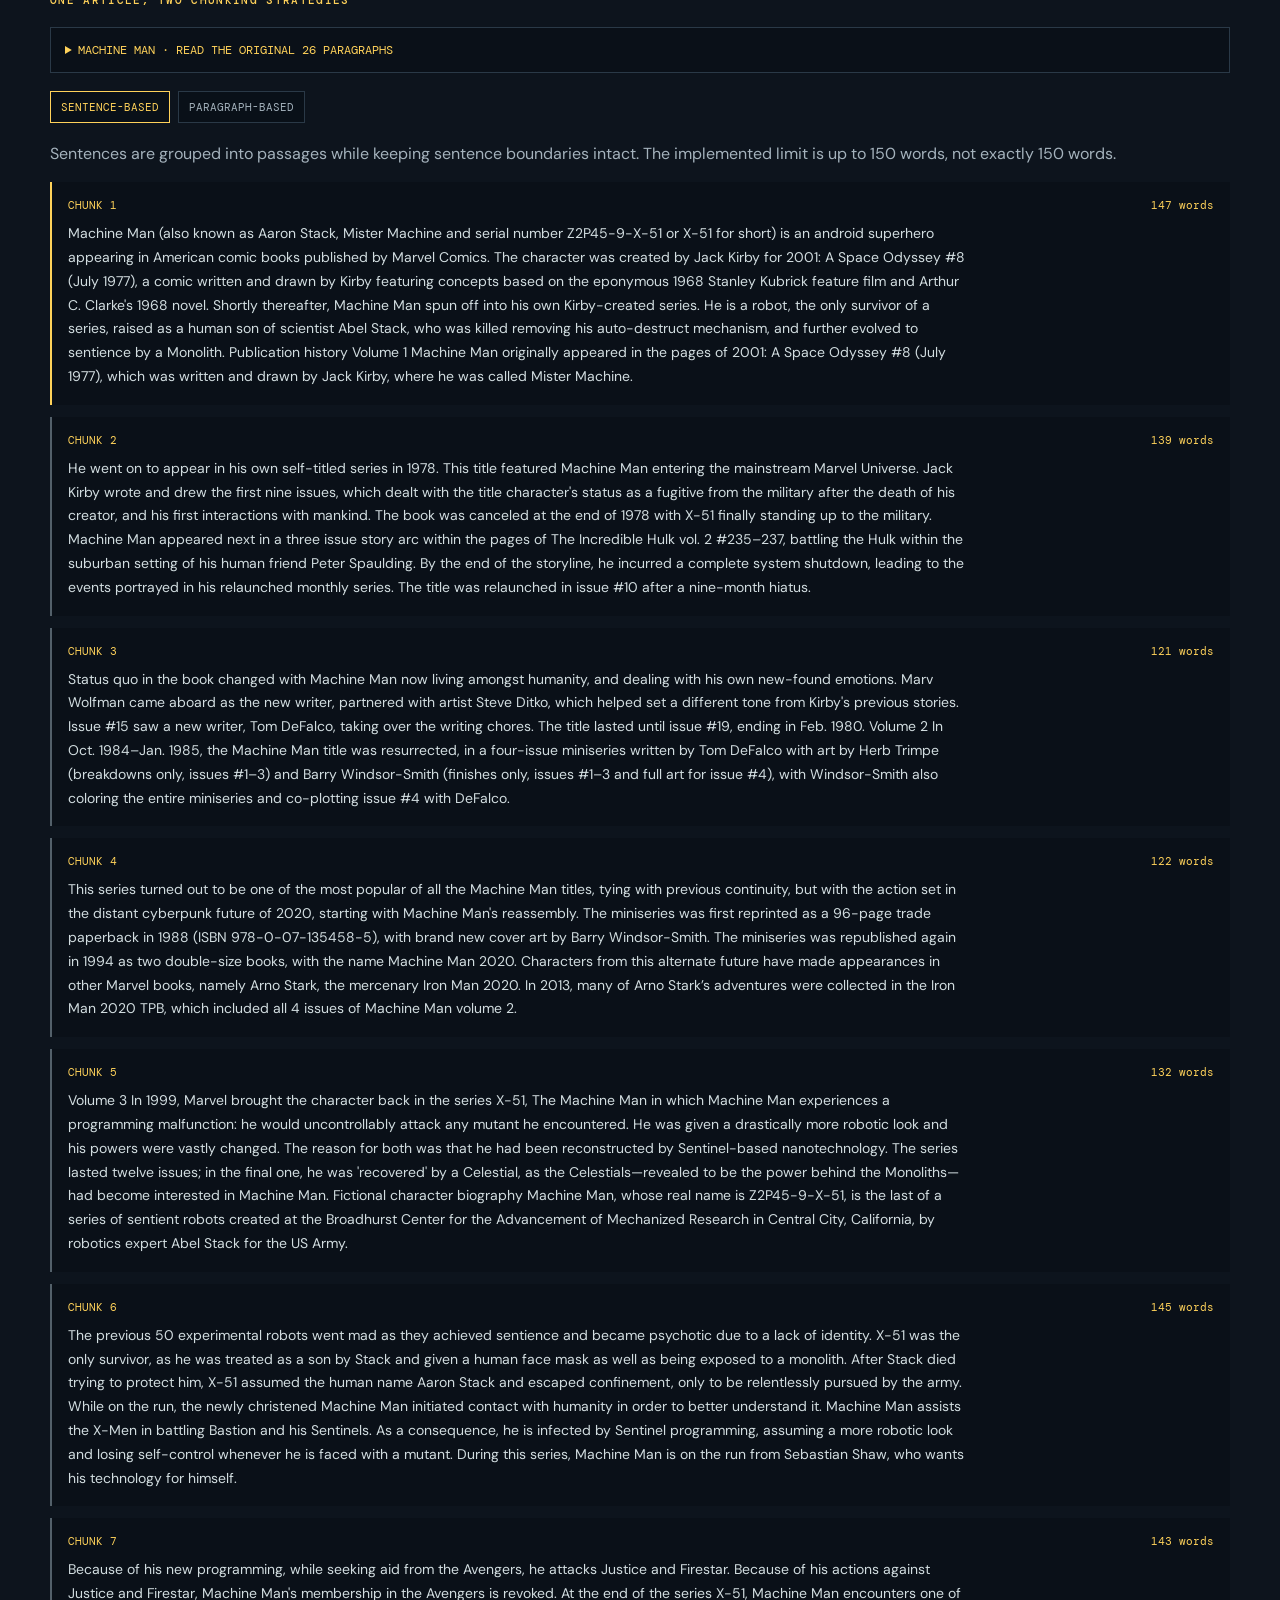
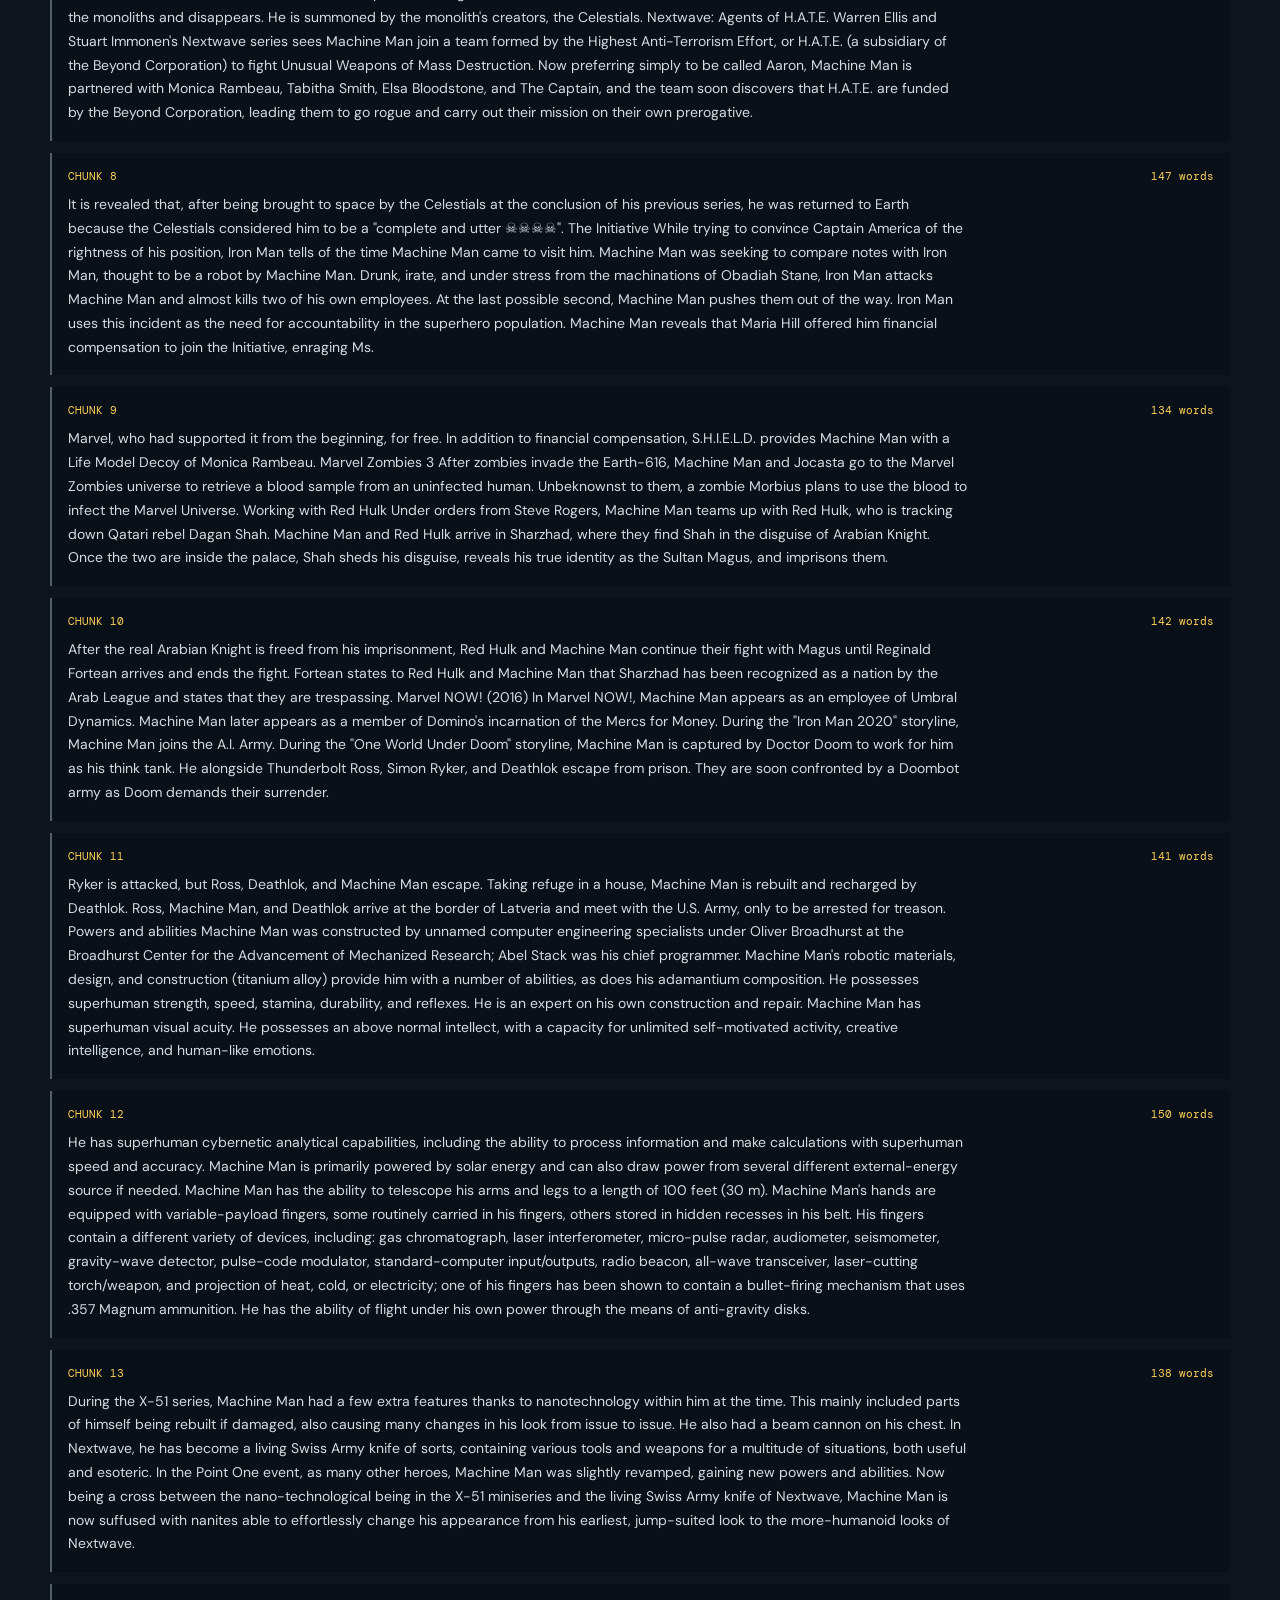
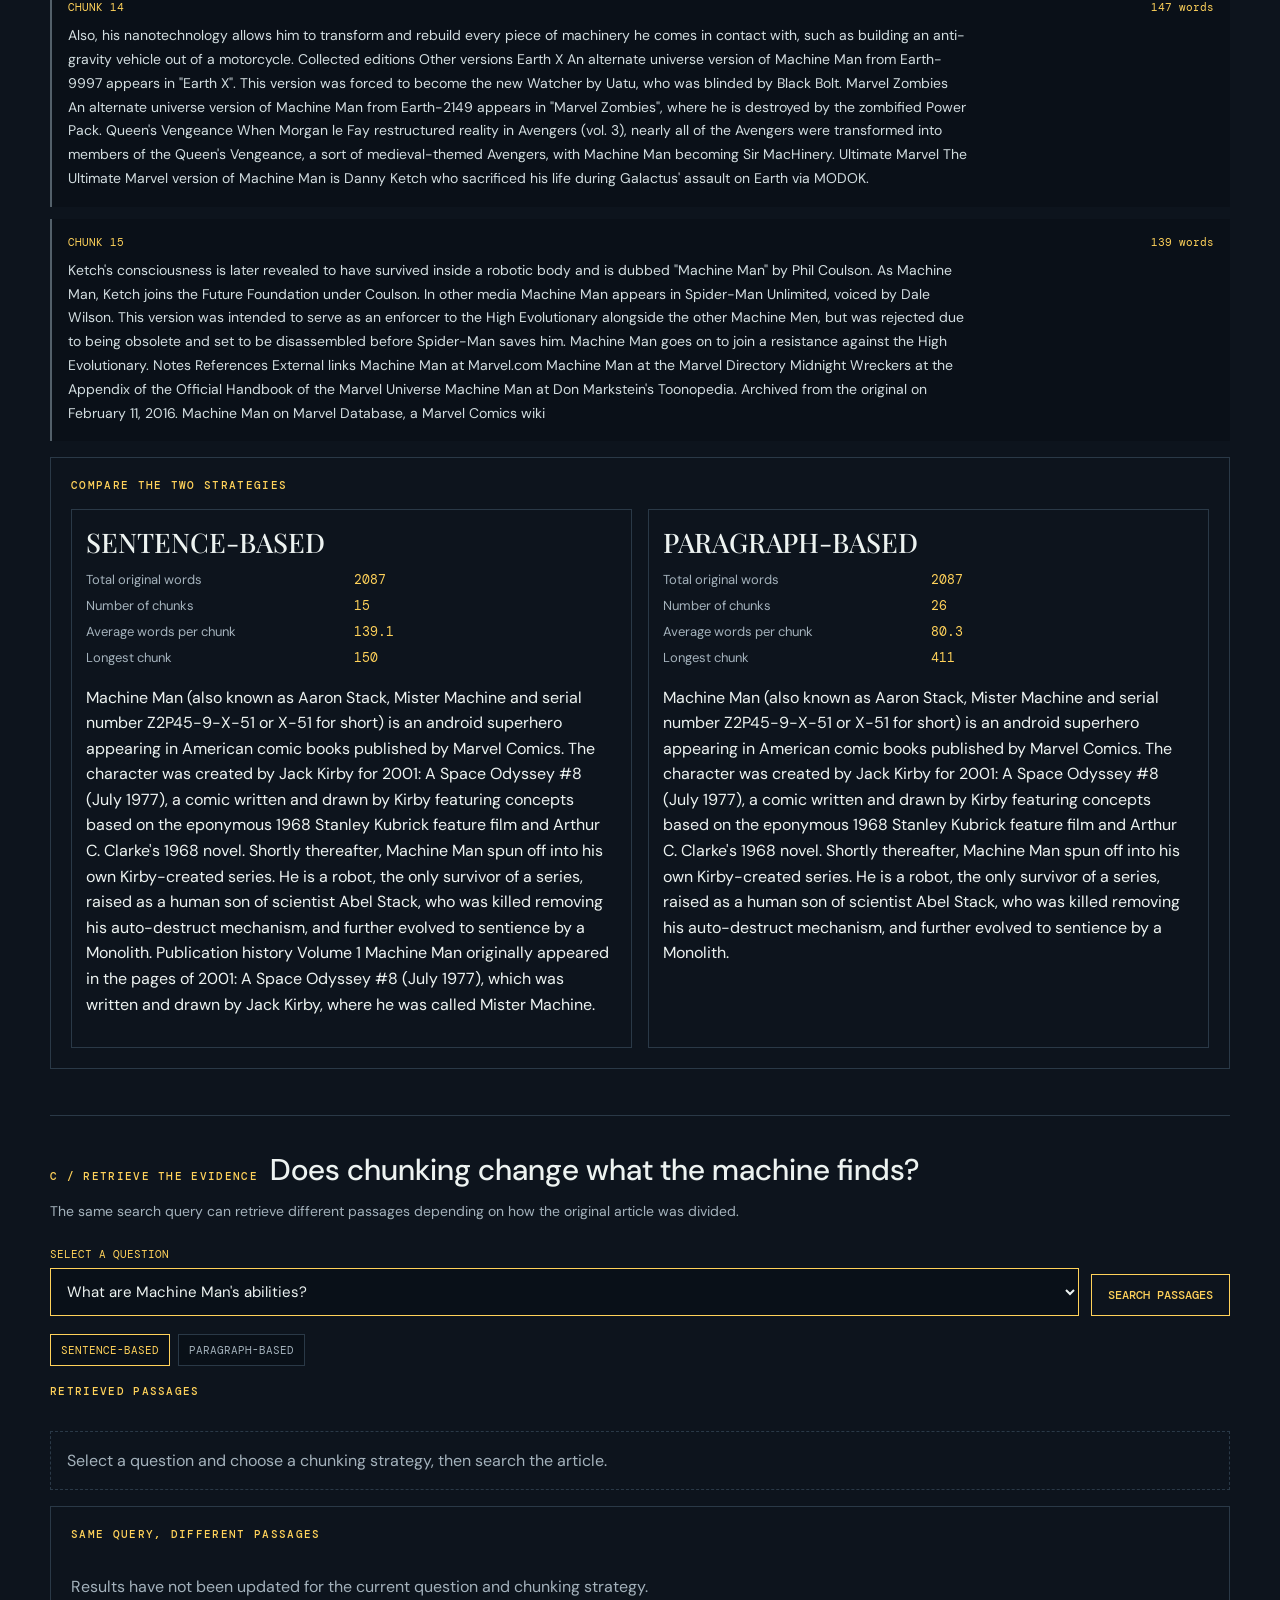
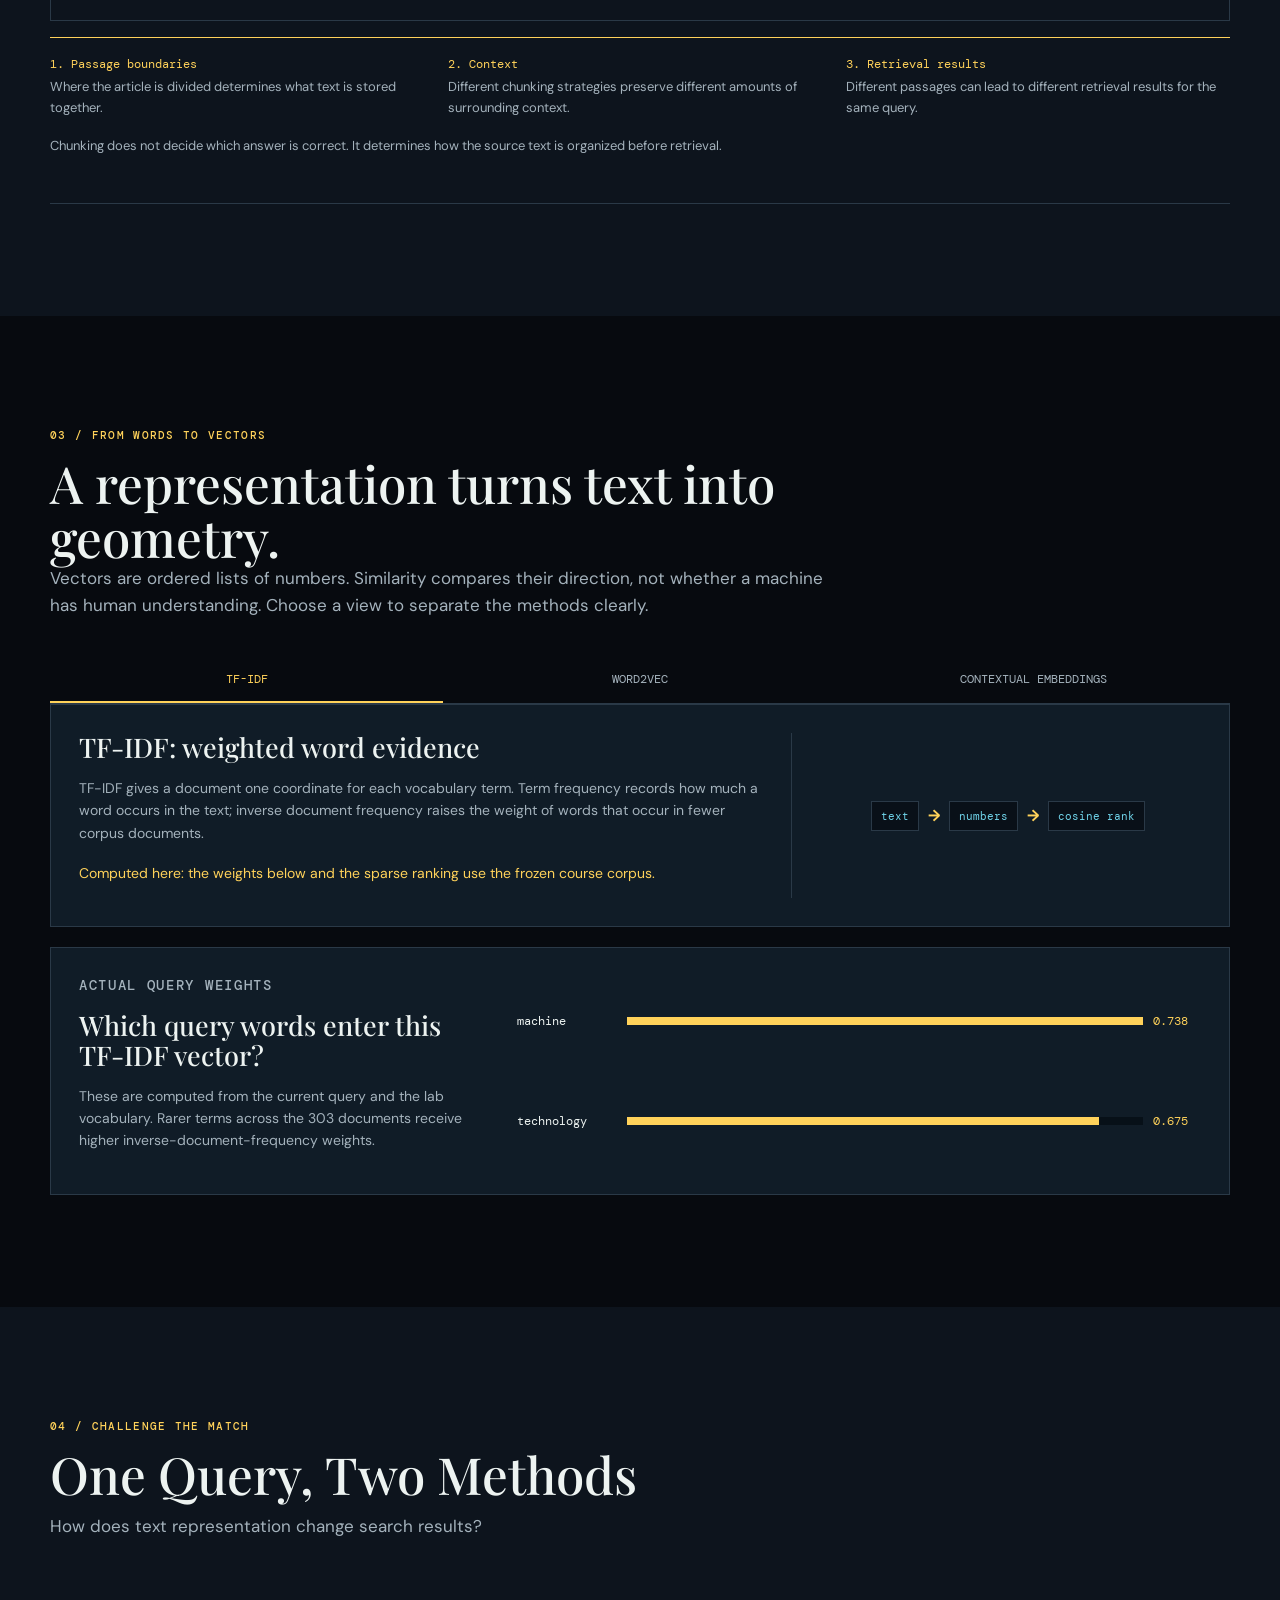
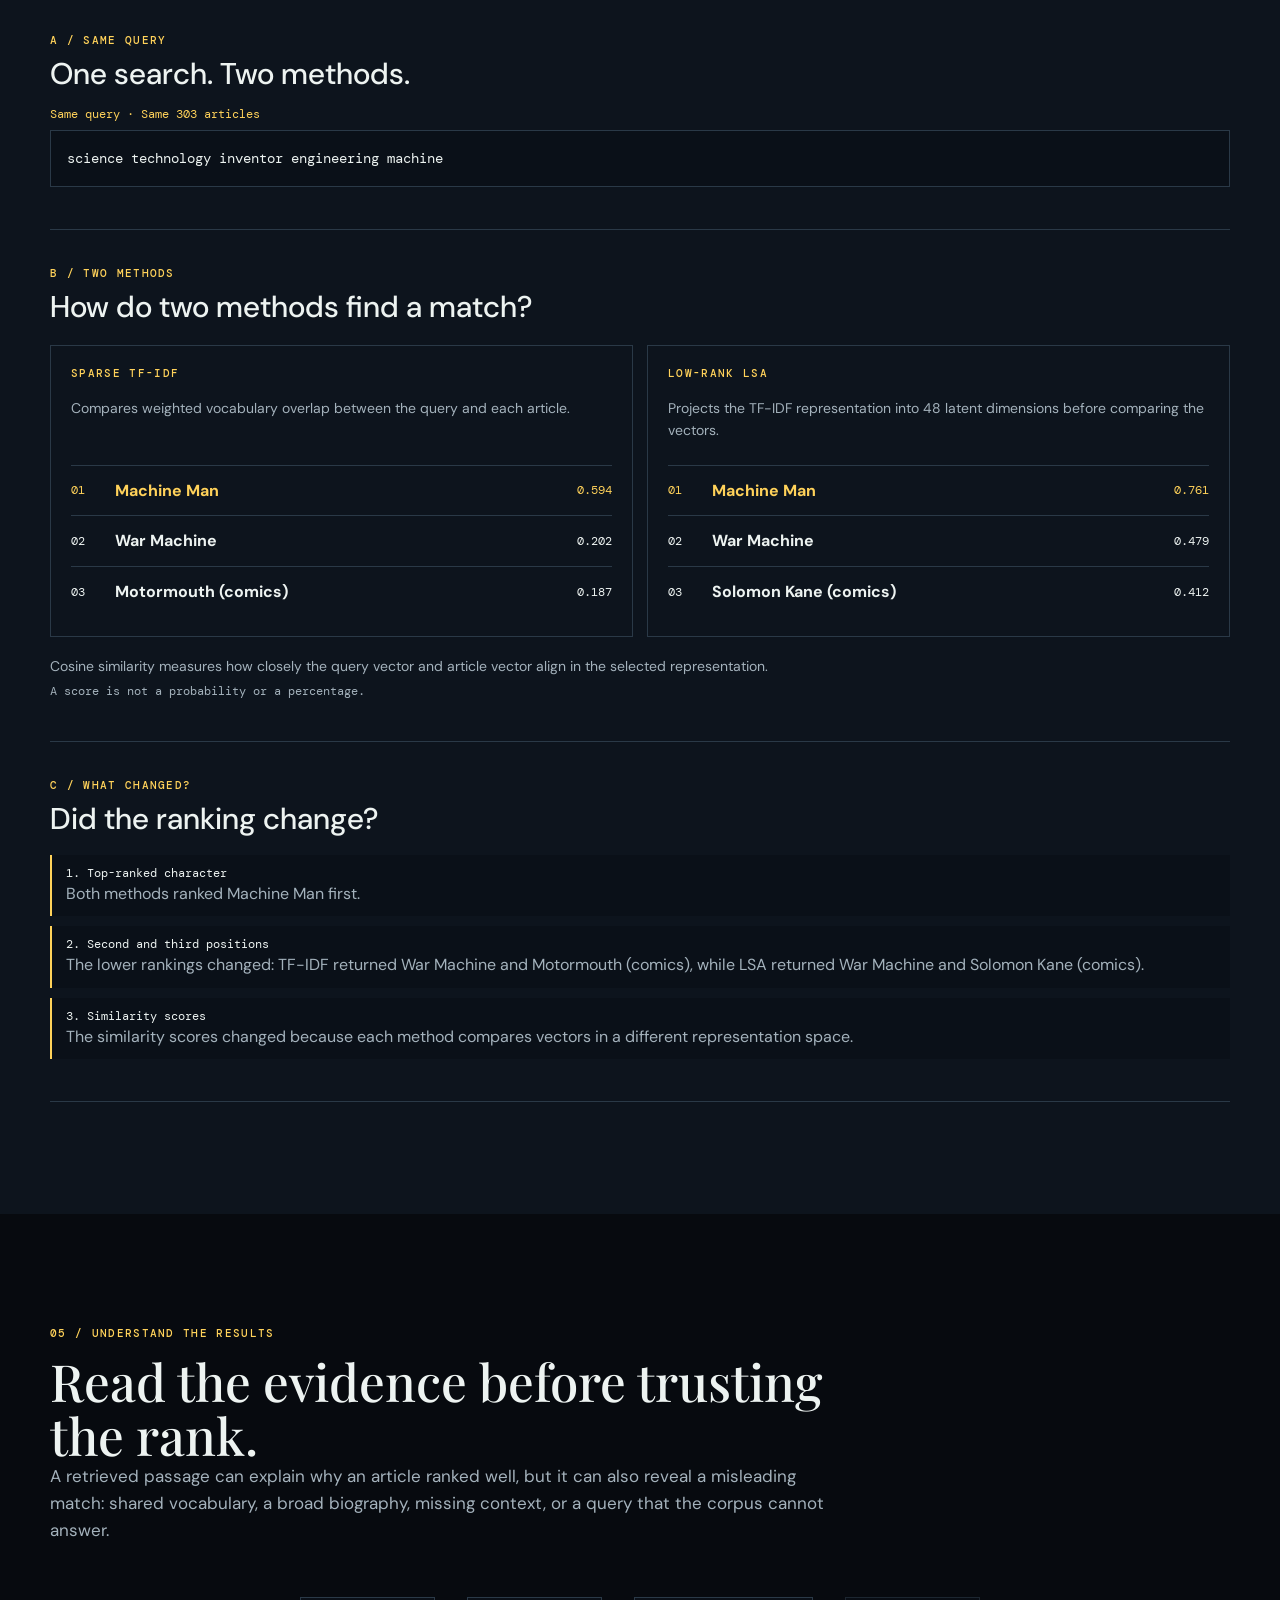
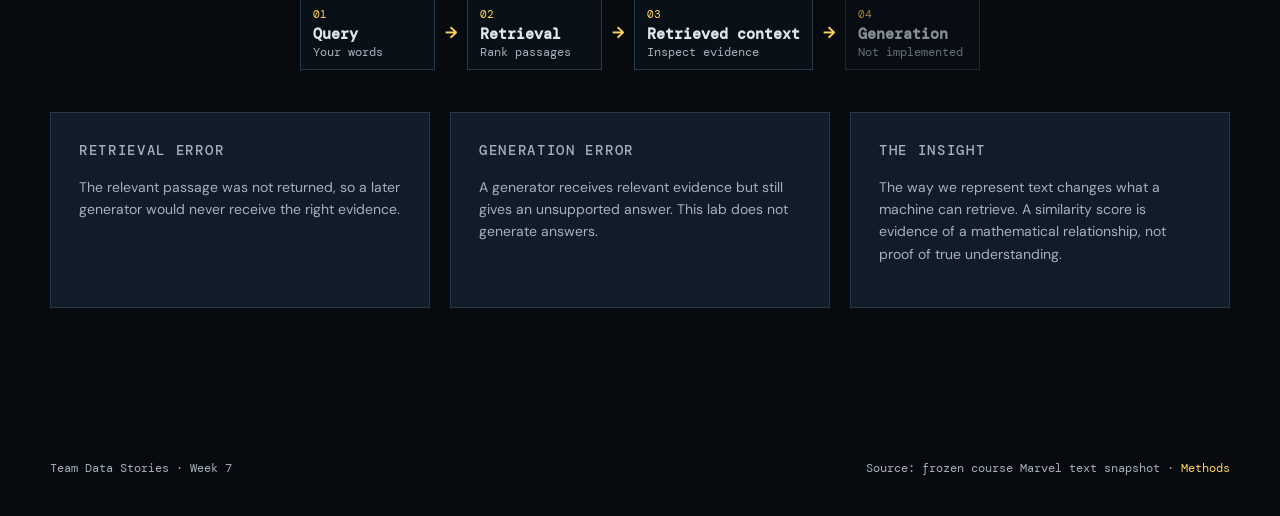
<file: week7/week7.html>
<!doctype html>
<html lang="en"><head><meta charset="utf-8"><meta name="viewport" content="width=device-width, initial-scale=1"><meta name="description" content="Marvel Hero Lab: an interactive learning lab for text representation and retrieval."><title>Marvel Hero Lab | Week 7</title><link rel="preconnect" href="https://fonts.googleapis.com"><link rel="preconnect" href="https://fonts.gstatic.com" crossorigin><link href="https://fonts.googleapis.com/css2?family=DM+Mono:wght@400;500&family=DM+Sans:wght@400;500;700&family=Playfair+Display:ital,wght@0,500;0,600;1,500;1,600&display=swap" rel="stylesheet"><link rel="stylesheet" href="week7.css"><script src="week7.js?v=20261105-challenge-title-hierarchy" defer></script></head>
<body class="week7-page"><header class="site-header"><a class="brand" href="../index.html" aria-label="Graph Explorer home"><span class="brand-mark">07</span><span>Graph Explorer</span></a><button class="menu-toggle" type="button" aria-expanded="false" aria-controls="site-nav">Menu</button><nav id="site-nav" class="site-nav" aria-label="Main navigation"><a href="../index.html">Home</a><a href="../index.html#stories">Stories</a><a href="../week1.html">Week 1</a><a href="../week2/week2.html">Week 2</a><a href="../week3/week3.html">Week 3</a><a href="../week4/week4.html">Week 4</a><a href="../week5/week5.html">Week 5</a><a href="../week6/week6.html">Week 6</a><a class="active" href="week7.html">Week 7</a></nav></header>
<main><section class="hero" aria-labelledby="hero-title"><div class="hero-inner page-grid"><p class="eyebrow">07 / Retrieval & representation</p><h1 id="hero-title">MARVEL<br>HERO LAB</h1><p class="hero-subtitle">Discover what a representation can retrieve.</p><p class="hero-question">A learning lab for inspecting how words, vectors, and evidence change a search result.</p><a class="hero-jump" href="#create">Start the lab <span aria-hidden="true">↓</span></a></div></section>
<section id="create" class="story-section page-grid reveal" aria-labelledby="create-title"><p class="section-label">01 / Create your hero</p><div class="section-intro"><h2 id="create-title">Turn interests into a query, then inspect the match.</h2><p>A <strong>search query</strong> is a small set of words that describes what you want to find. Selected interests become transparent keywords and are compared with 303 frozen Marvel character articles. This is text retrieval, not a personality prediction or an AI assessment.</p></div><div class="lab-layout"><div class="card experiment-card"><p class="panel-label">THE QUESTION / THE EXPERIMENT</p><fieldset id="trait-list"><legend>Choose one or more interests</legend></fieldset><label class="query-field" for="query-input">Your retrieval query<input id="query-input" value="science technology inventor engineering machine" autocomplete="off"></label><button id="run-query" class="button" type="button">Retrieve articles <span aria-hidden="true">→</span></button><p id="lab-status" class="status" aria-live="polite">Loading course retrieval data...</p></div><aside class="card"><p class="panel-label">THE CONCEPT</p><h3>What does retrieval do?</h3><p>It converts a query and each article into numbers, then ranks mathematical similarity. A higher score means a stronger relationship under this representation, not a perfect character match.</p><details><summary>Why use keywords?</summary><p>Keywords make the starting assumption visible. Changing them can change the ranking.</p></details></aside></div><div class="match-output"><div><p class="panel-label">TOP LOW-RANK LSA MATCH</p><h3 id="match-name">—</h3><p id="match-copy">Choose traits, then inspect the retrieved evidence below.</p></div><strong id="match-score">—</strong></div></section>
<section id="chunks" class="story-section section-deep reveal" aria-labelledby="chunks-title"><div class="page-grid"><p class="section-label">02 / How machines read text</p><div class="section-intro"><h2 id="chunks-title">Long pages become smaller, inspectable pieces.</h2><p><strong>Preprocessing</strong> makes text ready for a method. This lab lowercases alphabetic tokens and removes common stopwords for its TF-IDF vocabulary. <strong>Chunking</strong> then decides where a long article becomes a passage.</p></div><div class="pipeline"><span>Raw article</span><b>→</b><span>Tokens</span><b>→</b><span>Chunks</span><b>→</b><span>Vectors</span><b>→</b><span>Ranked evidence</span></div><div class="chunk-workbench"><div><p class="panel-label">THE EXPERIMENT</p><fieldset class="chunk-toolbar"><legend>Choose a chunking rule</legend><label><input name="chunking" type="radio" value="first" checked> First 180 words</label><label><input name="chunking" type="radio" value="sentence"> Sentence boundaries, up to 150 words</label></fieldset><p id="chunk-note" class="status">Loading passages...</p></div><aside><p class="panel-label">THE TRADE-OFF</p><p>Smaller chunks can focus on one idea but lose context. Larger chunks preserve more context but can mix relevant and irrelevant material. The passages below are actual output from the selected rule.</p></aside></div><div id="passage-list" class="passage-list" aria-live="polite"></div></div></section>
<section id="vectors" class="story-section page-grid reveal" aria-labelledby="vectors-title"><p class="section-label">03 / From words to vectors</p><div class="section-intro"><h2 id="vectors-title">A representation turns text into geometry.</h2><p>Vectors are ordered lists of numbers. Similarity compares their direction, not whether a machine has human understanding. Choose a view to separate the methods clearly.</p></div><div class="concept-tabs" role="tablist" aria-label="Text representation concepts"><button class="concept-tab is-active" type="button" role="tab" aria-selected="true" data-concept="tfidf">TF-IDF</button><button class="concept-tab" type="button" role="tab" aria-selected="false" data-concept="word2vec">Word2Vec</button><button class="concept-tab" type="button" role="tab" aria-selected="false" data-concept="contextual">Contextual embeddings</button></div><article id="concept-panel" class="card concept-panel" aria-live="polite"></article><div class="card weight-lab"><div><p class="panel-label">ACTUAL QUERY WEIGHTS</p><h3>Which query words enter this TF-IDF vector?</h3><p>These are computed from the current query and the lab vocabulary. Rarer terms across the 303 documents receive higher inverse-document-frequency weights.</p></div><div id="weight-list" class="weight-list" aria-live="polite"></div></div></section>
<section id="challenge" class="story-section section-deep reveal" aria-labelledby="challenge-title"><div class="page-grid"><p class="section-label">04 / CHALLENGE THE MATCH</p><header class="challenge-heading"><h2 id="challenge-title">One Query, Two Methods</h2><p>How does text representation change search results?</p></header><section class="challenge-step"><p class="challenge-step-label">A / SAME QUERY</p><h3>One search. Two methods.</h3><p class="challenge-query-note">Same query · Same 303 articles</p><output id="challenge-query" class="challenge-query" aria-live="polite">—</output></section><section class="challenge-step"><p class="challenge-step-label">B / TWO METHODS</p><h3>How do two methods find a match?</h3><div class="challenge-methods"><article><p class="panel-label">SPARSE TF-IDF</p><p>Compares weighted vocabulary overlap between the query and each article.</p><ol id="sparse-results" class="challenge-results" aria-live="polite"></ol></article><article><p class="panel-label">LOW-RANK LSA</p><p>Projects the TF-IDF representation into 48 latent dimensions before comparing the vectors.</p><ol id="lsa-results" class="challenge-results" aria-live="polite"></ol></article></div><p class="challenge-score-note">Cosine similarity measures how closely the query vector and article vector align in the selected representation.<small>A score is not a probability or a percentage.</small></p></section><section class="challenge-step"><p class="challenge-step-label">C / WHAT CHANGED?</p><h3>Did the ranking change?</h3><div id="challenge-summary" class="challenge-summary" aria-live="polite"></div></section></div></section>
<section id="understand" class="story-section page-grid reveal" aria-labelledby="understand-title"><p class="section-label">05 / Understand the results</p><div class="section-intro"><h2 id="understand-title">Read the evidence before trusting the rank.</h2><p>A retrieved passage can explain why an article ranked well, but it can also reveal a misleading match: shared vocabulary, a broad biography, missing context, or a query that the corpus cannot answer.</p></div><div class="rag-flow"><div><span>01</span><strong>Query</strong><p>Your words</p></div><b>→</b><div><span>02</span><strong>Retrieval</strong><p>Rank passages</p></div><b>→</b><div><span>03</span><strong>Retrieved context</strong><p>Inspect evidence</p></div><b>→</b><div class="muted-stage"><span>04</span><strong>Generation</strong><p>Not implemented</p></div></div><div class="interpretation-grid"><article class="card"><p class="panel-label">RETRIEVAL ERROR</p><p>The relevant passage was not returned, so a later generator would never receive the right evidence.</p></article><article class="card"><p class="panel-label">GENERATION ERROR</p><p>A generator receives relevant evidence but still gives an unsupported answer. This lab does not generate answers.</p></article><article class="card"><p class="panel-label">THE INSIGHT</p><p>The way we represent text changes what a machine can retrieve. A similarity score is evidence of a mathematical relationship, not proof of true understanding.</p></article></div></section></main><footer class="site-footer page-grid"><p>Team Data Stories · Week 7</p><p>Source: frozen course Marvel text snapshot · <a href="README.md">Methods</a></p></footer></body></html>
</file>
<file: styles.css>
@import url('https://fonts.googleapis.com/css2?family=DM+Mono:wght@400;500&family=DM+Sans:wght@400;500;700&family=Playfair+Display:ital,wght@0,500;0,600;1,500;1,600&display=swap');

:root {
  --ink:#f3f5f7; --muted:#8d98a5; --paper:#05070a; --cream:#111923; --panel:#0b1017;
  --accent:#e62429; --accent-bright:#ff4b50; --cyan:#4cc9f0; --line:#202b37; --deep:#111923;
  --serif:'Playfair Display', Georgia, serif; --sans:'DM Sans', Arial, sans-serif; --mono:'DM Mono', monospace;
}
* { box-sizing:border-box; }
html { scroll-behavior:smooth; }
body { margin:0; background:radial-gradient(circle at 78% 8%, rgba(76,201,240,.07), transparent 28rem), radial-gradient(circle at 12% 25%, rgba(230,36,41,.06), transparent 30rem), var(--paper); color:var(--ink); font-family:var(--sans); line-height:1.65; }
body::before { position:fixed; inset:0; z-index:-1; pointer-events:none; opacity:.18; background-image:linear-gradient(rgba(255,255,255,.025) 1px, transparent 1px), linear-gradient(90deg, rgba(255,255,255,.025) 1px, transparent 1px); background-size:72px 72px; content:''; mask-image:linear-gradient(to bottom, #000, transparent 72%); }
a { color:inherit; text-decoration:none; }
.page-grid { width:min(1180px, calc(100% - 72px)); margin:0 auto; }
.site-header { position:relative; z-index:5; display:flex; align-items:center; justify-content:space-between; width:min(1280px, calc(100% - 72px)); min-height:82px; margin:0 auto; border-bottom:1px solid var(--line); }
.brand { display:flex; align-items:center; gap:12px; color:var(--ink); font-size:14px; font-weight:700; letter-spacing:.02em; }
.brand-mark { display:grid; place-items:center; width:32px; height:32px; background:var(--accent); color:#fff; font:12px var(--mono); box-shadow:0 0 22px rgba(230,36,41,.28); }
.site-nav { display:flex; gap:28px; color:var(--muted); font-size:13px; }
.site-nav a { padding:8px 0; border-bottom:1px solid transparent; transition:color .2s, border-color .2s; }
.site-nav a:hover,.site-nav a.active { color:var(--ink); border-color:var(--accent); }
.menu-toggle { display:none; border:1px solid var(--line); background:var(--panel); color:var(--ink); padding:8px 12px; font:12px var(--mono); }
.eyebrow,.section-kicker,.tag { margin:0 0 18px; color:var(--accent-bright); font:500 11px var(--mono); letter-spacing:.12em; text-transform:uppercase; }
h1,h2,h3,p { margin-top:0; }
h1,h2,h3 { line-height:1.08; font-weight:500; }
h1 { margin-bottom:28px; font-size:clamp(48px, 7vw, 88px); letter-spacing:-.045em; }
h1 em,h2 em { font-family:var(--serif); font-weight:500; }
.hero { position:relative; display:grid; grid-template-columns:1.1fr .9fr; gap:7%; align-items:center; min-height:660px; padding:100px 0 110px; }
.hero::after { position:absolute; right:6%; top:14%; width:330px; height:330px; border:1px solid rgba(76,201,240,.13); border-radius:50%; box-shadow:0 0 90px rgba(76,201,240,.06); content:''; pointer-events:none; }
.hero-copy { position:relative; z-index:1; }
.hero-lede { max-width:560px; margin-bottom:34px; color:var(--muted); font-size:20px; }
.hero-actions { display:flex; align-items:center; gap:25px; }
.button { display:inline-flex; align-items:center; gap:18px; padding:13px 18px; border:1px solid transparent; font-size:13px; font-weight:700; transition:transform .2s, background .2s, border-color .2s; }
.button:hover { transform:translateY(-2px); }
.button-dark { background:var(--accent); color:#fff; box-shadow:0 0 24px rgba(230,36,41,.2); }
.button-light { border-color:rgba(255,255,255,.18); background:transparent; color:#fff; }
.text-link { border-bottom:1px solid var(--accent); padding-bottom:4px; color:var(--ink); font-size:13px; }
.hero-graphic { position:relative; z-index:1; aspect-ratio:1/1; max-width:450px; margin-left:auto; overflow:hidden; border:1px solid rgba(76,201,240,.15); background:radial-gradient(circle at 50% 50%, rgba(76,201,240,.12), transparent 52%), var(--panel); box-shadow:0 0 80px rgba(76,201,240,.06); }
.hero-graphic:before { position:absolute; inset:13%; border:1px solid rgba(76,201,240,.26); border-radius:50%; content:''; }
.orbit { position:absolute; border:1px solid rgba(76,201,240,.24); border-radius:50%; }.orbit-one { inset:27% 7%; transform:rotate(36deg); }.orbit-two { inset:8% 28%; transform:rotate(-43deg); }
.node { position:absolute; z-index:2; width:14px; height:14px; border-radius:50%; background:var(--accent); box-shadow:0 0 18px rgba(230,36,41,.65); }.node-a{top:23%;left:23%}.node-b{top:42%;left:51%}.node-c{top:68%;left:25%}.node-d{top:25%;right:19%}.node-e{bottom:16%;right:27%}.node-f{top:62%;right:11%;width:8px;height:8px;background:var(--cyan);box-shadow:0 0 18px rgba(76,201,240,.7)}
.line { position:absolute; z-index:1; height:1px; background:rgba(76,201,240,.4); transform-origin:left; }.line-one{width:180px;top:27%;left:25%;transform:rotate(27deg)}.line-two{width:150px;top:45%;left:52%;transform:rotate(53deg)}.line-three{width:155px;top:69%;left:27%;transform:rotate(-18deg)}.line-four{width:195px;top:28%;left:26%;transform:rotate(-3deg)}
.graphic-label { position:absolute; color:var(--muted); font:11px var(--mono); }.label-top{top:10%;right:10%}.label-bottom{bottom:9%;left:11%}
.intro-strip { display:grid; grid-template-columns:1fr 2.1fr; gap:7%; padding:35px 0 42px; border-top:1px solid var(--line); border-bottom:1px solid var(--line); }
.intro-text { max-width:760px; margin-bottom:12px; color:var(--ink); font-size:24px; line-height:1.35; }.muted { color:var(--muted); font-size:13px; }
.stories-section { padding:120px 0 135px; }.section-heading { display:grid; grid-template-columns:1fr 2.1fr; gap:7%; align-items:end; margin-bottom:40px; }.section-heading .section-kicker { align-self:start; }.section-heading h2 { margin:0; font-size:clamp(38px,5vw,62px); letter-spacing:-.04em; }.section-heading .muted { grid-column:2; margin:0; }
.story-list { border-top:1px solid var(--line); }.story-card { display:grid; grid-template-columns:90px 1fr auto; gap:30px; align-items:start; padding:32px 0; border-bottom:1px solid var(--line); transition:padding .2s, background .2s, border-color .2s; }.story-card-featured:hover { padding-left:14px; padding-right:14px; background:rgba(230,36,41,.06); border-color:rgba(230,36,41,.35); }.story-number { color:var(--accent-bright); font:500 14px var(--mono); }.story-content { max-width:650px; }.story-content h3 { margin-bottom:12px; font-size:28px; }.story-content p:not(.tag) { max-width:570px; color:var(--muted); }.card-link { display:inline-block; margin-top:14px; color:var(--accent-bright); font:12px var(--mono); }.card-arrow { color:var(--accent-bright); font-size:27px; }.status-pill { align-self:center; border:1px solid var(--line); padding:5px 10px; color:var(--muted); font:11px var(--mono); }
.feedback-band { display:grid; grid-template-columns:1fr 2.1fr; gap:7%; padding:78px 0 88px; border-top:1px solid var(--line); border-bottom:1px solid var(--line); background:var(--panel); color:var(--ink); }.feedback-copy h2 { margin-bottom:16px; font-size:42px; }.feedback-copy p { margin-bottom:28px; color:var(--muted); }
.site-footer { display:flex; justify-content:space-between; padding:28px 0; color:var(--muted); font:11px var(--mono); }.site-footer p { margin:0; }

.article-hero { position:relative; width:100%; overflow:hidden; padding:0 !important; border-bottom:1px solid rgba(230,36,41,.45); color:#f3f5f7; background:#070a0f url('social%20network/51cfdb553c2550a8dc43050802ce933a.png') center center / cover no-repeat; }
.article-hero:before { position:absolute; inset:0; background:linear-gradient(90deg, rgba(3,5,8,.95) 0%, rgba(5,8,13,.78) 45%, rgba(5,8,13,.24) 82%, rgba(5,8,13,.34) 100%), linear-gradient(0deg, rgba(3,5,8,.8), rgba(3,5,8,.05) 65%); content:''; }
.article-hero-inner { position:relative; z-index:1; min-height:530px; display:flex; flex-direction:column; justify-content:center; padding-top:78px; padding-bottom:64px; }.article-hero .eyebrow { color:#ff5960; }.article-hero h1 { max-width:900px; margin-bottom:28px; font-size:clamp(48px,7vw,82px); text-shadow:0 2px 18px rgba(0,0,0,.4); }.article-dek { max-width:600px; color:#d7e0e8; font-size:18px; }.article-meta { display:flex; gap:25px; margin-top:52px; color:#aab5c0; font:11px var(--mono); text-transform:uppercase; letter-spacing:.05em; }
.article-layout { display:grid; grid-template-columns:220px minmax(0,700px); gap:10%; padding-top:72px; padding-bottom:100px; }.article-toc { position:sticky; top:24px; align-self:start; display:flex; flex-direction:column; gap:11px; font-size:12px; }.article-toc a { color:var(--muted); }.article-toc a:hover { color:var(--accent-bright); }.article-body { min-width:0; }.article-section { padding:58px 0; border-top:1px solid var(--line); scroll-margin-top:20px; }.article-section.first-section { padding-top:0; border-top:0; }.article-section h2 { margin-bottom:18px; color:var(--ink); font-size:39px; letter-spacing:-.03em; }.story-copy { max-width:680px; color:var(--muted); font-size:17px; }.story-copy strong { color:var(--ink); }.note { max-width:680px; margin:18px 0 0; color:var(--muted); font-size:12px; }
.stat-row { display:grid; grid-template-columns:repeat(3,1fr); gap:12px; margin:32px 0 0; }.stat-row div { padding:18px; border:1px solid var(--line); border-top:2px solid var(--accent); background:var(--panel); }.stat-row strong { display:block; color:var(--ink); font-size:30px; line-height:1; }.stat-row span { display:block; margin-top:8px; color:var(--muted); font:11px var(--mono); }.method-details { max-width:680px; margin-top:30px; border-top:1px solid var(--line); border-bottom:1px solid var(--line); }.method-details summary { cursor:pointer; padding:15px 0; color:var(--accent-bright); font:12px var(--mono); }.method-details p { margin:0 0 18px; color:var(--muted); font-size:14px; }
.article-section .data-figure { margin:34px 0 0; }.data-figure img { display:block; width:100%; height:auto; border:1px solid var(--line); background:var(--panel); }.data-figure figcaption { margin-top:10px; color:var(--muted); font-size:11px; }.compare-callout { display:grid; grid-template-columns:1fr 1fr; gap:8px 20px; max-width:560px; margin:30px 0 0; padding:20px; border:1px solid var(--line); border-left:3px solid var(--accent); background:var(--panel); }.compare-callout span { color:var(--muted); font:11px var(--mono); text-transform:uppercase; }.compare-callout strong { color:var(--ink); font-size:22px; }.node-explorer { max-width:680px; margin-top:30px; border:1px solid var(--line); background:var(--panel); }.explorer-tabs { display:flex; border-bottom:1px solid var(--line); }.explorer-tab { flex:1; border:0; border-right:1px solid var(--line); padding:14px 12px; background:transparent; color:var(--muted); cursor:pointer; font:12px var(--mono); }.explorer-tab:last-child { border-right:0; }.explorer-tab.is-active { background:var(--accent); color:#fff; }.ranking-panel { padding:18px 20px 20px; }.ranking-panel.is-hidden { display:none; }.ranking-list { margin:0; padding-left:28px; }.ranking-list li { display:flex; justify-content:space-between; gap:20px; padding:9px 0 9px 6px; border-bottom:1px solid var(--line); }.ranking-list li::marker { color:var(--accent-bright); font:12px var(--mono); }.ranking-list strong { color:var(--accent-bright); font:500 14px var(--mono); }.ranking-caption { margin:15px 0 0; color:var(--muted); font-size:11px; }.reflection-box { max-width:680px; padding:22px 24px; border-left:3px solid var(--accent); background:var(--panel); }.reflection-box p { margin-bottom:15px; color:var(--muted); }.reflection-box p:last-child { margin-bottom:0; }.limitations-list { max-width:680px; margin:0; padding-left:20px; color:var(--muted); }.limitations-list li { margin-bottom:12px; padding-left:6px; }.final-section .text-link { display:inline-block; margin-top:15px; }.article-page .site-footer { border-top:1px solid var(--line); }

.network-explorer { margin-top:34px; padding:18px; border:1px solid var(--line); background:var(--panel); }.network-toolbar { display:flex; align-items:end; gap:12px; margin-bottom:14px; }.network-search { flex:1; color:var(--muted); font:11px var(--mono); letter-spacing:.05em; text-transform:uppercase; }.network-search input { display:block; width:100%; margin-top:8px; padding:12px 13px; border:1px solid var(--line); background:#080c12; color:var(--ink); font:14px var(--sans); }.network-search input:focus { outline:2px solid var(--accent); outline-offset:2px; }.network-button { border:1px solid var(--accent); padding:12px 14px; background:var(--accent); color:#fff; cursor:pointer; font:11px var(--mono); }.network-button:hover { background:var(--accent-bright); }.network-layout { display:grid; grid-template-columns:minmax(0,1fr) 220px; gap:14px; }.network-stage { min-width:0; overflow:hidden; border:1px solid var(--line); background:#080c12; }.network-svg { display:block; width:100%; min-height:420px; height:auto; touch-action:none; cursor:grab; }.network-svg:active { cursor:grabbing; }.network-edge { stroke:#83919f; stroke-width:.7; opacity:.18; marker-end:url(#arrow-neutral); transition:opacity .2s, stroke .2s, stroke-width .2s; }.network-edge.is-dimmed { opacity:.035; }.network-edge.is-related { opacity:.92; stroke-width:1.8; }.network-edge.is-incoming { stroke:var(--accent); marker-end:url(#arrow-in); }.network-edge.is-outgoing { stroke:#4cc9a0; marker-end:url(#arrow-out); }.network-node { cursor:pointer; outline:none; }.network-node-dot { fill:#7f8d99; stroke:#080c12; stroke-width:1.5; transition:fill .2s, opacity .2s, stroke .2s, r .2s; }.network-node-label { fill:var(--muted); font:9px var(--mono); pointer-events:none; opacity:.72; }.network-node-label.is-hidden-label { display:none; }.network-node.is-dimmed { opacity:.16; }.network-node.is-neighbor .network-node-dot { fill:#f08a75; stroke:#fff; }.network-node.is-selected .network-node-dot { fill:var(--accent); stroke:#fff; stroke-width:2.5; }.network-node.is-selected .network-node-label,.network-node.is-neighbor .network-node-label { display:block; fill:var(--ink); font-weight:500; }.network-node:focus-visible .network-node-dot { stroke:#fff; stroke-width:3; }.network-info { padding:17px; border:1px solid var(--line); background:var(--panel); }.network-info .section-kicker { margin-bottom:10px; }.network-info h3 { margin-bottom:14px; font-size:23px; overflow-wrap:anywhere; }.network-degree { display:grid; grid-template-columns:repeat(3,1fr); gap:5px; margin-bottom:16px; }.network-degree span { padding:8px 5px; background:#080c12; color:var(--muted); text-align:center; font:10px var(--mono); text-transform:uppercase; }.network-degree strong { display:block; margin-top:2px; color:var(--ink); font-size:16px; }.network-status { color:var(--muted); font-size:12px; line-height:1.45; }.network-neighbors { border-top:1px solid var(--line); margin-top:16px; padding-top:14px; }.network-neighbors h4 { margin:0 0 10px; font-size:14px; }.neighbor-columns { display:grid; grid-template-columns:1fr; gap:12px; }.neighbor-columns > div > span { color:var(--accent-bright); font:10px var(--mono); text-transform:uppercase; }.neighbor-columns ul { max-height:130px; overflow:auto; margin:5px 0 0; padding:0; list-style:none; }.neighbor-columns li { margin:3px 0; }.neighbor-columns button { padding:0; border:0; border-bottom:1px solid transparent; background:transparent; color:var(--muted); cursor:pointer; text-align:left; font:11px var(--sans); }.neighbor-columns button:hover { color:var(--accent-bright); border-color:var(--accent); }.neighbor-empty { color:var(--muted); font-size:11px; }.network-legend { display:flex; flex-wrap:wrap; gap:16px; padding:11px 12px 10px; color:var(--muted); font:10px var(--mono); }.network-legend span { display:flex; align-items:center; gap:6px; }.legend-dot { display:inline-block; width:8px; height:8px; border-radius:50%; }.legend-selected { background:var(--accent); }.legend-line { display:inline-block; width:18px; height:2px; }.legend-incoming { background:var(--accent); }.legend-outgoing { background:#4cc9a0; }.network-help { margin:12px 0 0; color:var(--muted); font-size:12px; }.supporting-figure { margin-top:42px; opacity:.86; }

@media (max-width:760px) {
  .page-grid,.site-header { width:calc(100% - 36px); }.site-header { min-height:70px; }.menu-toggle { display:block; }.site-nav { position:absolute; top:70px; left:18px; right:18px; display:none; flex-direction:column; gap:0; padding:10px 18px; border:1px solid var(--line); background:var(--panel); }.site-nav.is-open { display:flex; }.site-nav a { padding:10px 0; }
  .hero { grid-template-columns:1fr; gap:48px; min-height:0; padding:70px 0 78px; }.hero::after { right:0; top:45%; width:260px; height:260px; }.hero h1 { font-size:56px; }.hero-lede { font-size:17px; }.hero-graphic { width:82%; margin:0 auto; }
  .intro-strip,.section-heading,.feedback-band { grid-template-columns:1fr; gap:18px; }.intro-text { font-size:21px; }.section-heading { margin-bottom:28px; }.section-heading .muted { grid-column:auto; }.stories-section { padding:80px 0; }.story-card { grid-template-columns:38px 1fr; gap:14px; }.card-arrow,.status-pill { display:none; }.story-content h3 { font-size:24px; }.feedback-band { padding:60px 18px; margin:0; width:100%; }
  .article-hero { background-position:62% center; }.article-hero-inner { min-height:470px; padding-top:58px; padding-bottom:44px; }.article-hero:before { background:linear-gradient(90deg, rgba(3,5,8,.95) 0%, rgba(5,8,13,.82) 62%, rgba(5,8,13,.3) 100%), linear-gradient(0deg, rgba(3,5,8,.8), rgba(3,5,8,.06)); }.article-meta { margin-top:38px; gap:10px; flex-wrap:wrap; }.article-layout { grid-template-columns:1fr; gap:36px; padding-top:48px; }.article-toc { position:static; display:grid; grid-template-columns:repeat(2,1fr); gap:10px 18px; padding-bottom:25px; border-bottom:1px solid var(--line); }.article-toc .section-kicker { grid-column:1/-1; margin-bottom:2px; }.article-section h2 { font-size:34px; }.site-footer { display:block; padding:24px 0; }.site-footer p+p,.site-footer a { display:block; margin-top:8px; }
  .stat-row,.compare-callout { grid-template-columns:1fr; }.network-toolbar { display:block; }.network-button { width:100%; margin-top:10px; }.network-layout { grid-template-columns:1fr; }.network-svg { min-height:330px; }.network-info { display:grid; grid-template-columns:1fr 1fr; gap:0 14px; }.network-info .section-kicker,.network-info h3,.network-status,.network-neighbors { grid-column:1/-1; }.network-neighbors { margin-top:10px; }.neighbor-columns { grid-template-columns:1fr 1fr; }
}
</file>
<file: week4/week4.css>
:root { --w4-red:#e62429; --w4-red-bright:#ff5a5f; --w4-gold:#ffd25a; --w4-cyan:#4cc9f0; --w4-panel:#0b1017; --w4-panel-2:#111923; --w4-line:#202b37; --w4-ink:#f3f5f7; --w4-muted:#98a4b3; }
.week4-page { background:#070a0f; color:var(--w4-ink); }
.week4-hero { position:relative; min-height:540px; overflow:hidden; border-bottom:1px solid rgba(230,36,41,.5); background:#05070a url('微信图片_20260923094614_123_13.jpg') center / cover no-repeat; }
.week4-hero::before { position:absolute; inset:0; content:''; background:linear-gradient(90deg,rgba(3,5,8,.96),rgba(5,8,13,.79) 48%,rgba(5,8,13,.22)),linear-gradient(0deg,rgba(3,5,8,.9),transparent 68%); }
.week4-hero-inner { position:relative; z-index:1; display:flex; flex-direction:column; justify-content:center; min-height:540px; padding-top:78px; padding-bottom:64px; }
.week4-hero .eyebrow,.week4-layout .section-kicker { color:var(--w4-gold); }
.week4-hero h1 { max-width:800px; margin-bottom:24px; color:var(--w4-ink); font-size:clamp(48px,7vw,82px); text-shadow:0 2px 18px rgba(0,0,0,.45); }
.week4-hero .article-dek { max-width:620px; }.week4-layout { padding-top:72px; }.week4-layout .article-toc a:hover { color:var(--w4-gold); }
.question-callout,.modularity-panel,.bridge-lab,.community-shell,.stability-panel,.backbone-panel { margin-top:28px; border:1px solid var(--w4-line); background:var(--w4-panel); box-shadow:0 18px 52px rgba(0,0,0,.18); }
.question-callout { display:flex; gap:18px; align-items:baseline; max-width:700px; padding:20px 22px; border-left:3px solid var(--w4-red); }.question-callout strong { font-size:20px; }.question-callout span,.story-copy,.note,.lab-copy { color:var(--w4-muted); }
.concept-strip { display:grid; grid-template-columns:repeat(3,1fr); max-width:720px; margin-top:28px; border:1px solid var(--w4-line); background:var(--w4-panel); }.concept-strip div { padding:17px; border-right:1px solid var(--w4-line); }.concept-strip div:last-child { border:0; }.concept-strip span,.modularity-panel span,.panel-label,.inspector-kicker { display:block; color:var(--w4-red-bright); font:10px var(--mono,monospace); letter-spacing:.11em; text-transform:uppercase; }.concept-strip strong { display:block; margin-top:7px; font-size:14px; }
.bridge-lab { max-width:760px; overflow:hidden; }.bridge-head { display:flex; align-items:center; justify-content:space-between; gap:12px; padding:14px 16px; border-bottom:1px solid var(--w4-line); color:var(--w4-muted); font:10px var(--mono,monospace); letter-spacing:.1em; }.network-button { border:1px solid var(--w4-red); padding:11px 14px; background:var(--w4-red); color:#fff; cursor:pointer; font:11px var(--mono,monospace); letter-spacing:.04em; text-transform:uppercase; }.network-button:hover { background:var(--w4-red-bright); }.network-button.button-muted { border-color:var(--w4-line); background:var(--w4-panel-2); color:var(--w4-muted); }.network-button.button-muted:hover { border-color:var(--w4-red); color:#fff; }.bridge-lab svg { display:block; width:100%; background:#080c12; }.bridge-links line { stroke:#65727f; stroke-width:3; transition:opacity .45s; }.bridge-links .bridge-edge { stroke:var(--w4-gold); stroke-width:5; }.bridge-links .is-removed { opacity:.08; }.bridge-nodes circle { fill:#4e7080; stroke:#d7e0e8; stroke-width:2; }.bridge-nodes .bridge-node { fill:var(--w4-red); }.bridge-lab text { fill:var(--w4-muted); font:12px var(--mono,monospace); }.lab-copy { margin:0; padding:13px 16px; font-size:13px; }
.modularity-panel { display:grid; grid-template-columns:1fr 1fr; max-width:760px; }.modularity-panel > div { min-height:128px; padding:20px; border-right:1px solid var(--w4-line); }.modularity-panel strong { display:block; margin:8px 0 5px; color:var(--w4-gold); font:500 34px var(--mono,monospace); }.modularity-panel small { color:var(--w4-muted); }.modularity-panel p { grid-column:1/-1; margin:0; padding:16px 20px; border-top:1px solid var(--w4-line); color:var(--w4-muted); font-size:13px; }
.community-shell { max-width:none; overflow:hidden; }.community-toolbar { display:grid; grid-template-columns:minmax(210px,1fr) 190px auto auto; gap:10px; align-items:end; padding:14px; border-bottom:1px solid var(--w4-line); }.community-toolbar label { color:var(--w4-muted); font:10px var(--mono,monospace); letter-spacing:.08em; text-transform:uppercase; }.community-toolbar input,.community-toolbar select { display:block; box-sizing:border-box; width:100%; min-height:40px; margin-top:6px; border:1px solid var(--w4-line); padding:8px 10px; background:#080c12; color:var(--w4-ink); font:14px var(--sans,system-ui); }.community-toolbar input:focus,.community-toolbar select:focus { outline:2px solid var(--w4-red); outline-offset:1px; }.network-status { padding:10px 14px; border-bottom:1px solid var(--w4-line); color:var(--w4-muted); font:11px var(--mono,monospace); }.community-layout { display:grid; grid-template-columns:minmax(0,1fr) 255px; }.community-stage { min-width:0; border-right:1px solid var(--w4-line); background:radial-gradient(circle at 50% 45%,rgba(76,201,240,.055),transparent 52%),#05070a; }.community-stage canvas,.backbone-panel canvas { display:block; width:100%; height:auto; }.network-legend { display:flex; flex-wrap:wrap; gap:14px; padding:10px 13px; color:var(--w4-muted); font:10px var(--mono,monospace); }.network-legend span { display:flex; align-items:center; gap:6px; }.legend-dot { width:8px; height:8px; border-radius:50%; background:#6d7c8b; }.legend-selected { background:var(--w4-gold); }.legend-community { background:var(--w4-cyan); }.legend-line { width:14px; height:1px; background:#7b8791; }.community-inspector { padding:19px; background:linear-gradient(180deg,var(--w4-panel-2),var(--w4-panel)); }.community-inspector h3 { margin:8px 0 11px; font-size:24px; line-height:1.08; overflow-wrap:anywhere; }.community-inspector > p:not(.panel-label):not(.inspector-kicker) { color:var(--w4-muted); font-size:13px; line-height:1.5; }.inspector-metrics { margin-top:20px; }.inspector-metrics div { display:flex; justify-content:space-between; gap:10px; padding:10px 0; border-bottom:1px solid var(--w4-line); }.inspector-metrics span { color:var(--w4-muted); font:10px var(--mono,monospace); text-transform:uppercase; }.inspector-metrics strong { color:var(--w4-gold); font:500 14px var(--mono,monospace); text-align:right; }.inspector-note { margin-top:18px; font-size:11px!important; }
.stability-panel { max-width:760px; padding:0 18px 18px; }.stability-head,.stability-row { display:grid; grid-template-columns:1fr 100px 180px; gap:16px; align-items:center; padding:12px 0; border-bottom:1px solid var(--w4-line); }.stability-head { color:var(--w4-muted); font:10px var(--mono,monospace); letter-spacing:.08em; }.stability-row span { color:var(--w4-muted); font-size:13px; }.stability-row strong { color:var(--w4-gold); font:13px var(--mono,monospace); }.stability-panel .note { margin:15px 0 0; font-size:12px; }
.overlap-demo { position:relative; display:grid; grid-template-columns:1fr auto 1fr; gap:36px; align-items:center; max-width:720px; min-height:245px; margin-top:28px; padding:20px; border:1px solid var(--w4-line); background:var(--w4-panel); cursor:pointer; }.overlap-demo::before { position:absolute; top:50%; left:29%; right:29%; height:1px; background:var(--w4-line); content:''; }.overlap-demo.revealed::before { background:var(--w4-gold); }.overlap-group { display:grid; grid-template-columns:repeat(3,1fr); gap:7px; padding:18px; border:1px solid #397e90; background:rgba(76,201,240,.08); }.overlap-group span { grid-column:1/-1; color:var(--w4-cyan); font:10px var(--mono,monospace); text-transform:uppercase; }.overlap-group i { width:22px; aspect-ratio:1; border-radius:50%; background:#4e7080; }.overlap-person { position:relative; z-index:1; min-width:94px; min-height:94px; border:2px solid var(--w4-red); border-radius:50%; background:var(--w4-panel); color:var(--w4-ink); cursor:pointer; font:11px var(--mono,monospace); }.overlap-demo.revealed .overlap-person { border-color:var(--w4-gold); box-shadow:0 0 0 7px rgba(255,210,90,.12); }.overlap-demo > p { position:absolute; bottom:5px; left:20px; color:var(--w4-muted); font-size:12px; }
.backbone-panel { max-width:none; overflow:hidden; }.threshold-row { display:grid; grid-template-columns:220px 1fr auto; gap:18px; align-items:center; padding:16px; border-bottom:1px solid var(--w4-line); }.threshold-row label { color:var(--w4-muted); font:11px var(--mono,monospace); text-transform:uppercase; }.threshold-row output { color:var(--w4-gold); font-size:20px; }.threshold-row input { accent-color:var(--w4-red); }.threshold-stats { color:var(--w4-muted); font:11px var(--mono,monospace); text-align:right; }.backbone-panel canvas { background:#05070a; }
.week4-page .method-details { max-width:760px; }.week4-page .method-details summary { color:var(--w4-gold); }
@media (max-width:760px) { .week4-hero,.week4-hero-inner { min-height:480px; }.week4-hero { background-position:60% center; }.week4-hero h1 { font-size:44px; }.week4-layout { padding-top:48px; }.week4-layout .article-toc { grid-template-columns:repeat(2,1fr); }.question-callout { display:block; }.question-callout span { display:block; margin-top:8px; }.concept-strip,.modularity-panel { grid-template-columns:1fr; }.concept-strip div,.modularity-panel > div { border-right:0; border-bottom:1px solid var(--w4-line); }.community-toolbar { grid-template-columns:1fr 1fr; }.community-toolbar label:first-child { grid-column:1/-1; }.community-toolbar button { width:100%; }.community-layout { grid-template-columns:1fr; }.community-stage { border-right:0; border-bottom:1px solid var(--w4-line); }.stability-head,.stability-row { grid-template-columns:1fr 76px 112px; gap:7px; }.overlap-demo { grid-template-columns:1fr; gap:12px; justify-items:center; padding-bottom:42px; }.overlap-demo::before { display:none; }.overlap-group { width:100%; box-sizing:border-box; }.threshold-row { grid-template-columns:1fr; gap:10px; }.threshold-stats { text-align:left; } }
</file>
<file: week5/week5.css>
:root { --ink:#15231f; --paper:#f5f4ef; --cream:#e8eee7; --muted:#65736d; --line:#cbd5cd; --deep:#173128; --deepest:#0b1714; --accent:#d76543; --gold:#f2c35b; --serif:'Playfair Display', Georgia, serif; --sans:'DM Sans', sans-serif; --mono:'DM Mono', monospace; }
* { box-sizing:border-box; }
html { scroll-behavior:smooth; }
body { margin:0; background:var(--paper); color:var(--ink); font-family:var(--sans); line-height:1.6; }
button,input { font:inherit; }
button { cursor:pointer; }
a { color:inherit; text-decoration:none; }
.page-grid { width:min(1180px, calc(100% - 72px)); margin:0 auto; }
.site-header { width:min(1280px, calc(100% - 72px)); min-height:82px; margin:auto; display:flex; align-items:center; justify-content:space-between; border-bottom:1px solid var(--line); }
.brand { display:flex; align-items:center; gap:12px; font-size:14px; font-weight:700; letter-spacing:.02em; }
.brand-mark { display:grid; width:32px; height:32px; place-items:center; background:var(--accent); color:#fff; font:12px var(--mono); }
.site-nav { display:flex; gap:24px; color:var(--muted); font-size:12px; }
.site-nav a { padding:8px 0; border-bottom:1px solid transparent; }
.site-nav a:hover { color:var(--ink); border-color:var(--accent); }
.menu-toggle { display:none; border:1px solid var(--line); background:transparent; padding:8px 12px; color:var(--ink); font:12px var(--mono); }
.hero { position:relative; min-height:620px; overflow:hidden; color:#f5f4ef; background:#101915 url('assets/images.jpeg') center / cover no-repeat; }
.hero::before { content:''; position:absolute; inset:0; background:linear-gradient(90deg,rgba(6,12,11,.92),rgba(6,12,11,.72) 48%,rgba(6,12,11,.2)),linear-gradient(0deg,rgba(4,9,8,.75),transparent 60%); }
.hero-inner { position:relative; display:flex; min-height:620px; flex-direction:column; justify-content:center; padding:92px 0 72px; }
.eyebrow,.section-label,.panel-label { margin:0 0 18px; color:var(--accent); font:500 11px var(--mono); letter-spacing:.12em; text-transform:uppercase; }
.hero .eyebrow { color:var(--gold); }
h1,h2,h3,p { margin-top:0; }
h1,h2,h3 { font-weight:500; line-height:1.08; }
h1 { margin:0; font-size:clamp(68px,12vw,144px); letter-spacing:0; }
.hero-subtitle { margin:14px 0 0; font:clamp(28px,4.2vw,53px) var(--serif); font-style:italic; }
.hero-question { margin:18px 0 34px; font-size:18px; }
.hero-jump { width:max-content; border-bottom:1px solid var(--gold); padding-bottom:5px; color:var(--gold); font:12px var(--mono); letter-spacing:.05em; text-transform:uppercase; }
.story-section { padding:112px 0; }
.section-intro { display:grid; max-width:800px; grid-template-columns:1.1fr .9fr; gap:48px; margin-bottom:42px; }
.section-intro h2 { margin:0; font-size:clamp(38px,5vw,66px); letter-spacing:0; }
.section-intro p { margin:8px 0 0; color:var(--muted); font-size:16px; }
.section-dark { background:var(--deepest); color:#edf1ec; }
.section-dark .section-intro p { color:#b5c1ba; }
.node-section { padding-bottom:96px; }
.character-picker { display:flex; flex-wrap:wrap; gap:8px; margin-bottom:22px; }
.character-button,.context-term { border:1px solid var(--line); padding:9px 12px; background:transparent; color:var(--muted); font:11px var(--mono); text-transform:uppercase; transition:.2s ease; }
.character-button:hover,.character-button.is-active,.context-term:hover,.context-term.is-active { border-color:var(--accent); background:var(--accent); color:#fff; }
.node-document { display:grid; grid-template-columns:190px 48px minmax(0,1fr); align-items:center; }
.node-card { min-height:170px; display:flex; flex-direction:column; justify-content:center; padding:24px; border:1px solid var(--line); background:var(--cream); font:11px var(--mono); letter-spacing:.08em; }
.node-card strong { margin-top:13px; font:500 22px var(--serif); letter-spacing:0; }
.node-dot { width:12px; height:12px; margin-bottom:16px; border-radius:50%; background:var(--accent); box-shadow:0 0 0 7px rgba(215,101,67,.15); }
.flow-arrow { color:var(--accent); text-align:center; font-size:28px; }
.document-card { min-height:240px; padding:25px 28px; border:1px solid var(--line); background:#fbfaf6; }
.document-card-top { display:flex; justify-content:space-between; gap:15px; color:var(--muted); font:10px var(--mono); letter-spacing:.08em; }
.document-card-top a { color:var(--accent); white-space:nowrap; }
.document-card h3 { margin:18px 0 8px; font-size:29px; }
.document-card p { display:-webkit-box; overflow:hidden; margin:0; color:var(--muted); -webkit-box-orient:vertical; -webkit-line-clamp:3; }
.document-meta { display:flex; flex-wrap:wrap; gap:30px; margin:20px 0 0; }
.document-meta dt { color:var(--muted); font:10px var(--mono); text-transform:uppercase; }.document-meta dd { margin:3px 0 0; font:500 16px var(--serif); }
.data-note { margin:13px 0 0; color:var(--muted); font:11px var(--mono); }
.token-workbench { display:grid; grid-template-columns:1.05fr 1.15fr .5fr; gap:1px; border:1px solid #50675d; background:#50675d; }
.raw-text-panel,.token-panel,.token-stats { min-height:270px; padding:26px; background:#10231d; }.raw-text-panel p { max-width:330px; font:24px var(--serif); line-height:1.3; }
.button { display:inline-flex; align-items:center; gap:14px; border:0; padding:12px 15px; font-size:12px; font-weight:700; transition:transform .2s,background .2s; }.button:hover { transform:translateY(-2px); }
.button-light { background:#f7f6f0; color:var(--ink); }.button-dark { background:var(--accent); color:#fff; }
.token-panel { background:#143028; }.token-output { display:flex; flex-wrap:wrap; gap:7px; align-content:start; min-height:180px; }.token-output span { padding:5px 8px; border:1px solid #547367; color:#dce6de; font:12px var(--mono); }.token-output span:first-child:last-child { border:0; padding:0; color:#aabbb1; }
.token-stats { display:flex; flex-direction:column; justify-content:space-between; padding:26px 20px; background:#0c1915; }.token-stats span { display:block; color:#91a79a; font:10px var(--mono); text-transform:uppercase; }.token-stats strong { font:26px var(--serif); }
.preprocess-bar { display:flex; flex-wrap:wrap; align-items:center; gap:14px 24px; margin-top:1px; padding:17px 22px; background:#162e26; color:#c9d5cd; font-size:12px; }.preprocess-bar p { margin:0 auto 0 0; color:#fff; font:12px var(--mono); }.preprocess-bar label { white-space:nowrap; }.preprocess-bar input { accent-color:var(--accent); }
.subword-note { display:flex; flex-wrap:wrap; align-items:center; gap:11px; margin-top:30px; padding:17px 0; border-top:1px solid #496056; border-bottom:1px solid #496056; color:#aabbb1; font:10px var(--mono); letter-spacing:.06em; text-transform:uppercase; }.subword-note strong { color:#f0f4ee; font-size:13px; }.subword-note p { width:100%; margin:0; color:#aabbb1; text-transform:none; letter-spacing:0; }.subword-arrow { color:var(--accent); font-size:18px; }
.count-grid { display:grid; grid-template-columns:.82fr 1.18fr; gap:18px; }.metrics-card { display:grid; gap:1px; background:var(--line); }.metrics-card div { padding:20px; background:var(--cream); border-top:2px solid var(--accent); }.metrics-card span { display:block; color:var(--muted); font:10px var(--mono); text-transform:uppercase; }.metrics-card strong { display:block; margin-top:5px; font:34px var(--serif); }.frequency-card { min-height:258px; padding:23px; border:1px solid var(--line); background:#fbfaf6; }.frequency-list { display:grid; grid-template-columns:repeat(2,minmax(0,1fr)); gap:0 28px; margin:10px 0 0; padding-left:24px; }.frequency-list li { display:flex; justify-content:space-between; gap:8px; padding:6px 0; border-bottom:1px solid var(--line); color:var(--muted); font-size:13px; }.frequency-list li::marker { color:var(--accent); font:11px var(--mono); }.frequency-list b { color:var(--accent); font:11px var(--mono); }
.relationship-glance { display:grid; grid-template-columns:1fr 1.4fr; gap:16px 35px; align-items:center; margin-top:22px; padding:24px; border-left:3px solid var(--accent); background:var(--cream); }.relationship-glance div { display:flex; align-items:center; justify-content:space-between; gap:13px; color:var(--deep); font:11px var(--mono); }.relationship-glance b { color:var(--accent); font-size:21px; }.relationship-glance p { margin:0; color:var(--muted); }.relationship-glance strong { grid-column:2; color:var(--accent); font:500 14px var(--serif); }
.context-section { background:#e5ebe4; }.context-controls { display:flex; flex-wrap:wrap; gap:8px; margin-bottom:12px; }.kwic-panel { padding:26px; border:1px solid var(--line); background:#fbfaf6; }.kwic-output { min-height:160px; }.kwic-row { display:grid; grid-template-columns:1fr auto 1fr; gap:8px; padding:10px 0; border-bottom:1px solid var(--line); color:var(--muted); font:12px var(--mono); }.kwic-row .before { text-align:right; }.kwic-row mark { padding:0 3px; background:var(--gold); color:var(--ink); }.kwic-empty { color:var(--muted); font-size:13px; }
.ngram-panel { display:grid; grid-template-columns:1fr 210px; gap:24px; align-items:center; margin-top:18px; padding:24px; background:var(--deep); color:#f1f4ef; }.ngram-panel h3 { margin:0; font-size:25px; }.ngram-panel label { color:#c9d6ce; font:11px var(--mono); }.ngram-panel output { color:var(--gold); font-size:18px; }.ngram-panel input { display:block; width:100%; margin-top:9px; accent-color:var(--accent); }.ngram-output { grid-column:1/-1; display:flex; flex-wrap:wrap; gap:8px; }.ngram-output span { border:1px solid #496158; padding:5px 8px; color:#dce5df; font:11px var(--mono); }
.order-experiment { display:grid; grid-template-columns:1fr 1fr auto 1fr; gap:1px; background:#50675d; }.order-experiment>div { min-height:130px; padding:20px; background:#10231d; }.order-experiment span,.same-counts span { display:block; color:#98afa2; font:10px var(--mono); text-transform:uppercase; }.order-experiment strong { display:block; margin-top:12px; font:21px var(--serif); }.order-experiment .equals { display:grid; width:55px; place-items:center; padding:0; color:var(--accent); font:33px var(--serif); background:#10231d; }.same-counts { background:#173c30 !important; }.same-counts small { color:#c2d0c7; }
.matrix-workbench { display:grid; grid-template-columns:270px 1fr; gap:20px; margin-top:18px; padding:23px; border:1px solid #4f665c; }.matrix-workbench label { color:#b3c2b8; font:11px var(--mono); text-transform:uppercase; }.matrix-workbench input { width:100%; margin-top:9px; border:1px solid #496157; padding:11px; background:#0d1c17; color:#fff; font:14px var(--sans); text-transform:none; }.matrix-output { overflow:auto; }.matrix-table { width:100%; border-collapse:collapse; color:#dce6de; font:11px var(--mono); }.matrix-table th,.matrix-table td { padding:7px 8px; border:1px solid #496157; text-align:center; }.matrix-table th { color:var(--gold); font-weight:400; }.matrix-table td:first-child { color:#b7c6bd; text-align:left; }
.similarity-panel { display:grid; grid-template-columns:1fr auto; gap:18px 60px; padding:28px; border:1px solid var(--line); background:#fbfaf6; }.similarity-panel h3 { margin:0 0 8px; font-size:28px; }.similarity-panel p { margin:0; color:var(--muted); }.similarity-score { align-self:center; text-align:right; }.similarity-score strong { display:block; color:var(--accent); font:52px var(--serif); }.similarity-score span { color:var(--muted); font:10px var(--mono); }.shared-words { grid-column:1/-1; padding-top:18px; border-top:1px solid var(--line); color:var(--muted); font:12px var(--mono); }
.verdict-card { display:grid; grid-template-columns:1fr 1fr; gap:25px 45px; margin-top:18px; padding:30px; background:var(--cream); border-top:3px solid var(--accent); }.verdict-card h3 { margin:0 0 8px; font-size:31px; }.verdict-card p { margin:0; color:var(--muted); }.verdict-card fieldset { display:flex; flex-wrap:wrap; gap:11px 15px; align-content:start; padding:0; border:0; }.verdict-card legend { width:100%; margin-bottom:5px; color:var(--muted); font:10px var(--mono); text-transform:uppercase; }.verdict-card label { font-size:13px; }.verdict-card input { accent-color:var(--accent); }.verdict-response { grid-column:1/-1; min-height:25px; color:var(--muted); font-size:14px; }.verdict-card .button { width:max-content; }
.takeaway { margin-top:80px; padding:45px 0 0; border-top:1px solid var(--line); }.takeaway>p:first-child { color:var(--accent); font:11px var(--mono); text-transform:uppercase; }.takeaway>p:first-child span { margin:0 6px; }.takeaway h2 { max-width:800px; margin:25px 0 18px; font-size:clamp(35px,5vw,60px); }.takeaway>p:last-child { max-width:660px; color:var(--muted); font-size:16px; }
.site-footer { display:flex; justify-content:space-between; padding:27px 0; border-top:1px solid var(--line); color:var(--muted); font:11px var(--mono); }.site-footer p { margin:0; }.site-footer a { color:var(--accent); }
@media (max-width:760px) { .page-grid,.site-header { width:min(100% - 36px,1180px); }.site-header { min-height:70px; }.menu-toggle { display:block; }.site-nav { display:none; position:absolute; top:69px; left:18px; right:18px; z-index:3; flex-direction:column; gap:0; padding:8px 18px; background:var(--paper); border:1px solid var(--line); }.site-nav.is-open { display:flex; }.site-nav a { padding:9px 0; }.hero,.hero-inner { min-height:530px; }.hero { background-position:58% center; }.hero-inner { padding:70px 0 55px; }.hero::before { background:linear-gradient(90deg,rgba(6,12,11,.93),rgba(6,12,11,.65)); }.hero-question { font-size:16px; }.story-section { padding:76px 0; }.section-intro { grid-template-columns:1fr; gap:16px; margin-bottom:30px; }.section-intro p { margin:0; }.node-document,.token-workbench,.count-grid,.ngram-panel,.matrix-workbench,.order-experiment,.similarity-panel,.verdict-card { grid-template-columns:1fr; }.node-document { gap:13px; }.node-card { min-height:auto; }.flow-arrow { transform:rotate(90deg); }.document-card { min-height:auto; }.token-workbench { gap:1px; }.raw-text-panel,.token-panel { min-height:210px; }.token-stats { min-height:auto; flex-direction:row; }.preprocess-bar { align-items:flex-start; flex-direction:column; gap:10px; }.preprocess-bar p { margin:0; }.subword-note { align-items:flex-start; flex-direction:column; }.subword-arrow { transform:rotate(90deg); }.frequency-list { grid-template-columns:1fr; }.relationship-glance { grid-template-columns:1fr; }.relationship-glance strong { grid-column:auto; }.kwic-panel { padding:18px; }.kwic-row { grid-template-columns:1fr; gap:3px; }.kwic-row .before { text-align:left; }.ngram-panel label { grid-row:2; }.order-experiment .equals { width:auto; min-height:45px; }.matrix-workbench { gap:12px; }.similarity-score { text-align:left; }.verdict-card .button { width:100%; justify-content:center; }.site-footer { display:block; }.site-footer p+p { margin-top:8px; } }

/* Week 5 inherits Week 4's dark Marvel data-story system. */
.week5-page { --ink:#f3f5f7; --paper:#070a0f; --cream:#111923; --muted:#98a4b3; --line:#202b37; --deep:#0b1017; --deepest:#05070a; --accent:#e62429; --gold:#ffd25a; --cyan:#4cc9f0; background:#070a0f; color:#f3f5f7; }
.week5-page .site-header { border-color:var(--line); }.week5-page .site-nav a:hover { color:var(--gold); border-color:var(--accent); }.week5-page .menu-toggle { color:var(--ink); }
.week5-page .hero,.week5-page .hero-inner { min-height:540px; }.week5-page .hero { border-bottom:1px solid rgba(230,36,41,.5); background-color:#05070a; }.week5-page .hero-inner { padding-top:78px; padding-bottom:64px; }.week5-page .hero .eyebrow,.week5-page .section-label { color:var(--gold); }.week5-page h1 { font-size:clamp(54px,7vw,82px); }.week5-page .story-section { padding:94px 0; }
.week5-page .character-button,.week5-page .context-term { background:var(--deep); }.week5-page .node-card,.week5-page .document-card,.week5-page .frequency-card,.week5-page .kwic-panel,.week5-page .similarity-panel,.week5-page .verdict-card { border-color:var(--line); background:var(--deep); box-shadow:0 18px 52px rgba(0,0,0,.18); }.week5-page .document-card p,.week5-page .document-card-top,.week5-page .data-note { color:var(--muted); }
.network-evidence { margin:14px 0 0; color:var(--cyan); font:11px var(--mono); }
.week5-page .section-dark,.week5-page .context-section { background:#080c12; }.week5-page .token-workbench,.week5-page .order-experiment { border-color:var(--line); background:var(--line); }.week5-page .raw-text-panel,.week5-page .token-panel,.week5-page .token-stats,.week5-page .metrics-card div,.week5-page .ngram-panel,.week5-page .matrix-workbench,.week5-page .relationship-glance,.week5-page .order-experiment>div { border-color:var(--line); background:var(--deep); }.week5-page .token-stats { background:#080c12; }.week5-page .preprocess-bar { background:#111923; }.week5-page .subword-note { border-color:var(--line); }.week5-page .token-output span,.week5-page .ngram-output span,.week5-page .matrix-workbench input,.week5-page .matrix-table th,.week5-page .matrix-table td { border-color:#334653; }.week5-page .matrix-workbench input { background:#080c12; }
.week5-page .button-light,.week5-page .button-dark { background:var(--accent); color:#fff; }.week5-page .button:hover { background:#ff5a5f; }.week5-page .metrics-card strong,.week5-page .similarity-score strong,.week5-page .token-stats strong { color:var(--gold); }.week5-page .frequency-list b,.week5-page .relationship-glance strong { color:var(--gold); }.week5-page .relationship-glance { border-left:3px solid var(--accent); }.week5-page .relationship-glance div { color:var(--ink); }.week5-page .same-counts { background:#111923 !important; }.week5-page .context-section .section-intro p { color:var(--muted); }.week5-page .ngram-panel { border:1px solid var(--line); }.week5-page .site-footer { border-color:var(--line); }.week5-page .site-footer a { color:var(--gold); }
@media (max-width:760px) { .week5-page .hero,.week5-page .hero-inner { min-height:480px; }.week5-page .hero-inner { padding-top:64px; padding-bottom:54px; }.week5-page .hero { background-position:60% center; }.week5-page .story-section { padding:76px 0; } }

.week5-page .character-search { display:grid; gap:5px; margin-left:auto; color:var(--muted); font:10px var(--mono); letter-spacing:.06em; text-transform:uppercase; }.week5-page .character-search input { width:220px; border:1px solid var(--line); padding:9px 10px; background:var(--deep); color:var(--ink); font:13px var(--sans); text-transform:none; }.week5-page .character-search input:focus { outline:2px solid var(--accent); outline-offset:1px; }
.week5-page .lookalike-controls { display:flex; align-items:center; justify-content:space-between; gap:18px; grid-column:1/-1; padding-top:18px; border-top:1px solid var(--line); }.week5-page .lookalike-controls .button:disabled { cursor:wait; opacity:.65; transform:none; }.week5-page .lookalike-controls p { margin:0; color:var(--muted); font-size:12px; }.week5-page .lookalike-list { display:grid; grid-column:1/-1; grid-template-columns:repeat(5,minmax(0,1fr)); gap:8px; margin:0; padding:0; list-style:none; }.week5-page .lookalike-list li { display:flex; flex-direction:column; justify-content:space-between; min-height:70px; padding:11px; border:1px solid var(--line); background:#080c12; color:var(--muted); font-size:12px; overflow-wrap:anywhere; }.week5-page .lookalike-list b { margin-top:8px; color:var(--gold); font:13px var(--mono); }
@media (max-width:760px) { .week5-page .character-search { width:100%; margin-left:0; }.week5-page .character-search input { width:100%; }.week5-page .lookalike-controls { align-items:flex-start; flex-direction:column; }.week5-page .lookalike-list { grid-template-columns:1fr; } }
</file>
<file: week6/week6.css>
:root { --ink:#edf3f1; --paper:#070a0f; --panel:#0d141d; --panel-2:#111c27; --muted:#a4b2bc; --line:#2a3947; --red:#e62429; --gold:#ffd25a; --cyan:#70d4ea; --serif:'Playfair Display', Georgia, serif; --sans:'DM Sans', sans-serif; --mono:'DM Mono', monospace; }
* { box-sizing:border-box; } html { scroll-behavior:smooth; } body { margin:0; background:var(--paper); color:var(--ink); font-family:var(--sans); line-height:1.6; } button,input { font:inherit; } button { cursor:pointer; } a { color:inherit; text-decoration:none; }
.page-grid { width:min(1180px, calc(100% - 72px)); margin:0 auto; }.site-header { width:min(1280px, calc(100% - 72px)); min-height:82px; margin:auto; display:flex; align-items:center; justify-content:space-between; border-bottom:1px solid var(--line); }.brand { display:flex; align-items:center; gap:12px; font-size:14px; font-weight:700; letter-spacing:.02em; }.brand-mark { display:grid; width:32px; height:32px; place-items:center; background:var(--red); color:#fff; font:12px var(--mono); }.site-nav { display:flex; gap:20px; color:var(--muted); font-size:12px; }.site-nav a { padding:8px 0; border-bottom:1px solid transparent; }.site-nav a:hover,.site-nav a.active { color:var(--gold); border-color:var(--red); }.menu-toggle { display:none; border:1px solid var(--line); padding:8px 12px; background:transparent; color:var(--ink); font:12px var(--mono); }
.hero { min-height:580px; color:#f6f4ee; border-bottom:1px solid rgba(230,36,41,.65); background:linear-gradient(90deg,rgba(4,7,10,.95),rgba(4,7,10,.68) 52%,rgba(4,7,10,.24)),url('assets/week6-hero.jpg') center/cover no-repeat; }.hero-inner { min-height:580px; display:flex; flex-direction:column; justify-content:center; padding:90px 0 72px; }.eyebrow,.section-label,.panel-label { margin:0 0 17px; color:var(--gold); font:500 11px var(--mono); letter-spacing:.12em; text-transform:uppercase; }.hero h1 { margin:0; font:500 clamp(52px,7.1vw,88px)/.94 var(--sans); letter-spacing:0; }.hero-subtitle { max-width:650px; margin:20px 0 0; font:clamp(25px,3.5vw,44px)/1.14 var(--serif); font-style:italic; }.hero-question { margin:19px 0 32px; color:#d1d9dd; font-size:17px; }.hero-jump { width:max-content; border-bottom:1px solid var(--gold); padding-bottom:5px; color:var(--gold); font:12px var(--mono); letter-spacing:.05em; text-transform:uppercase; }
.story-section { padding:98px 0; }.section-deep { background:#080d14; }.section-intro { display:grid; grid-template-columns:1.15fr .85fr; gap:50px; max-width:900px; margin-bottom:39px; }.section-intro h2 { margin:0; font:500 clamp(37px,5vw,61px)/1.06 var(--serif); }.section-intro p { margin:7px 0 0; color:var(--muted); font-size:16px; }.character-control { display:flex; align-items:end; justify-content:space-between; gap:25px; margin-bottom:18px; padding:16px 0; border-top:1px solid var(--line); border-bottom:1px solid var(--line); }.character-control label { display:grid; gap:7px; color:var(--muted); font:10px var(--mono); letter-spacing:.08em; text-transform:uppercase; }.character-control input { width:min(350px,72vw); border:1px solid var(--line); padding:11px; background:var(--panel); color:var(--ink); font-size:15px; text-transform:none; }.character-control input:focus { outline:2px solid var(--red); outline-offset:2px; }.character-control p { max-width:460px; margin:0; color:var(--muted); font-size:12px; }.signal-grid { display:grid; grid-template-columns:.86fr 1.14fr; gap:16px; }.signal-card,.comparison-panel,.topic-stage,.network-detail,.reveal-card { border:1px solid var(--line); background:var(--panel); }.signal-card { min-height:315px; padding:28px; }.signal-card h3 { margin:0 0 17px; font:500 32px var(--serif); }.term-list { display:grid; grid-template-columns:repeat(2,minmax(0,1fr)); gap:0 18px; margin:0; padding-left:22px; }.term-list li { display:flex; justify-content:space-between; gap:10px; padding:6px 0; border-bottom:1px solid var(--line); color:var(--muted); font:13px var(--mono); }.term-list b { color:var(--gold); font-weight:500; }.neighbour-list { display:grid; gap:8px; }.neighbour { display:grid; grid-template-columns:30px 1fr auto; gap:12px; align-items:center; padding:9px 0; border-bottom:1px solid var(--line); }.neighbour span { color:var(--red); font:12px var(--mono); }.neighbour strong { font:500 17px var(--serif); }.neighbour b { color:var(--gold); font:12px var(--mono); }.method-note { margin:18px 0 0; color:var(--muted); font-size:12px; }.tab-row,.topic-tabs { display:flex; flex-wrap:wrap; gap:8px; margin-bottom:18px; }.tab-row button,.topic-tabs button { border:1px solid var(--line); padding:9px 12px; background:transparent; color:var(--muted); font:11px var(--mono); transition:.2s ease; }.tab-row button:hover,.tab-row button[aria-selected="true"],.topic-tabs button:hover,.topic-tabs button[aria-selected="true"] { border-color:var(--red); background:var(--red); color:#fff; }.comparison-panel { display:grid; grid-template-columns:.8fr 1.2fr; gap:30px; padding:28px; }.comparison-panel h3 { margin:0 0 10px; font:500 31px/1.1 var(--serif); }.comparison-panel p:not(.panel-label) { color:var(--muted); }.comparison-list { display:grid; grid-template-columns:repeat(2,minmax(0,1fr)); gap:0 22px; margin:0; padding-left:21px; }.comparison-list li { display:flex; justify-content:space-between; gap:9px; padding:7px 0; border-bottom:1px solid var(--line); color:var(--muted); font:12px var(--mono); }.comparison-list b { color:var(--cyan); }.topic-stage { display:grid; grid-template-columns:1.12fr .88fr; gap:1px; background:var(--line); }.topic-stage>div { min-height:255px; padding:28px; background:var(--panel); }.topic-terms { display:flex; flex-wrap:wrap; align-content:flex-start; gap:9px; }.topic-terms span { border:1px solid var(--line); padding:8px 10px; color:var(--ink); font:15px var(--serif); }.topic-terms span:nth-child(1),.topic-terms span:nth-child(2) { border-color:var(--gold); color:var(--gold); }.topic-documents { background:var(--panel-2) !important; }.topic-documents ol { display:grid; gap:9px; margin:0 0 16px; padding-left:20px; color:var(--gold); font:17px var(--serif); }.topic-documents p:last-child { color:var(--muted); font-size:12px; }.network-layout { display:grid; grid-template-columns:1.4fr .6fr; gap:16px; align-items:stretch; }.network-stage { min-height:470px; border:1px solid var(--line); background:#060a0f; }.network-stage svg { display:block; width:100%; height:100%; }.network-edge { stroke:#3c5362; stroke-linecap:round; transition:opacity .2s; }.network-edge.is-muted { opacity:.08; }.network-node { cursor:pointer; }.network-node circle { fill:#132534; stroke:#70d4ea; stroke-width:1.5; transition:opacity .2s,fill .2s,stroke .2s; }.network-node text { fill:#e6edf0; font:11px var(--mono); text-anchor:middle; pointer-events:none; transition:opacity .2s; }.network-node.is-selected circle { fill:var(--red); stroke:var(--gold); stroke-width:2.5; }.network-node.is-related circle { fill:#1d5368; stroke:var(--cyan); }.network-node.is-muted { opacity:.16; }.network-detail { padding:27px; }.network-detail h3 { margin:0 0 10px; font:500 30px/1.1 var(--serif); }.network-detail>p:not(.panel-label) { color:var(--muted); font-size:14px; }.network-detail dl { margin:22px 0; }.network-detail dl div { padding:10px 0; border-top:1px solid var(--line); }.network-detail dt { color:var(--muted); font:10px var(--mono); }.network-detail dd { margin:3px 0 0; color:var(--gold); font:14px var(--serif); }.button { border:1px solid var(--red); padding:10px 12px; background:var(--red); color:#fff; font:11px var(--mono); }.button:disabled { cursor:not-allowed; opacity:.4; }.reveal-card { max-width:920px; padding:50px; border-top:3px solid var(--red); }.reveal-card h2 { max-width:720px; margin:0 0 18px; font:500 clamp(43px,6vw,72px)/1 var(--serif); }.reveal-card>p:not(.panel-label) { max-width:690px; margin-bottom:27px; color:var(--muted); font-size:17px; }.site-footer { display:flex; justify-content:space-between; padding:27px 0; border-top:1px solid var(--line); color:var(--muted); font:11px var(--mono); }.site-footer p { margin:0; }.site-footer a { color:var(--gold); }.reveal { opacity:0; transform:translateY(18px); transition:opacity .55s ease,transform .55s ease; }.reveal.is-visible { opacity:1; transform:none; }
@media (max-width:760px) { .page-grid,.site-header { width:min(100% - 36px,1180px); }.site-header { min-height:70px; }.menu-toggle { display:block; }.site-nav { display:none; position:absolute; top:69px; left:18px; right:18px; z-index:5; flex-direction:column; gap:0; padding:8px 18px; background:var(--panel); border:1px solid var(--line); }.site-nav.is-open { display:flex; }.site-nav a { padding:9px 0; }.hero,.hero-inner { min-height:520px; }.hero { background-position:60% center; }.hero-inner { padding:72px 0 54px; }.story-section { padding:75px 0; }.section-intro,.signal-grid,.comparison-panel,.topic-stage,.network-layout { grid-template-columns:1fr; gap:20px; }.section-intro { margin-bottom:29px; }.character-control { align-items:stretch; flex-direction:column; }.character-control input { width:100%; }.term-list,.comparison-list { grid-template-columns:1fr; }.topic-stage { background:transparent; }.topic-stage>div { min-height:auto; border:1px solid var(--line); }.network-stage { min-height:390px; }.network-detail { min-height:0; }.site-footer { display:block; }.site-footer p+p { margin-top:8px; } }
@media (prefers-reduced-motion:reduce) { html { scroll-behavior:auto; }.reveal { opacity:1; transform:none; transition:none; }.network-edge,.network-node circle,.network-node text { transition:none; } }
</file>
<file: week7/week7.css>
:root{--ink:#edf3f1;--paper:#070a0f;--panel:#0d141d;--panel2:#101c27;--muted:#a4b2bc;--line:#2a3947;--red:#e62429;--gold:#ffd25a;--cyan:#70d4ea;--serif:'Playfair Display',Georgia,serif;--sans:'DM Sans',sans-serif;--mono:'DM Mono',monospace}*{box-sizing:border-box}html{scroll-behavior:smooth}body{margin:0;background:var(--paper);color:var(--ink);font-family:var(--sans);line-height:1.6}button,input{font:inherit}button{cursor:pointer}a{color:inherit;text-decoration:none}.page-grid{width:min(1180px,calc(100% - 72px));margin:auto}.site-header{width:min(1280px,calc(100% - 72px));min-height:82px;margin:auto;display:flex;align-items:center;justify-content:space-between;border-bottom:1px solid var(--line)}.brand{display:flex;align-items:center;gap:12px;font-size:14px;font-weight:700}.brand-mark{display:grid;width:32px;height:32px;place-items:center;background:var(--red);color:#fff;font:12px var(--mono)}.site-nav{display:flex;gap:18px;color:var(--muted);font-size:12px}.site-nav a{padding:8px 0;border-bottom:1px solid transparent}.site-nav a:hover,.site-nav a.active{color:var(--gold);border-color:var(--red)}.menu-toggle{display:none;border:1px solid var(--line);padding:8px 12px;background:transparent;color:var(--ink);font:12px var(--mono)}.hero{min-height:580px;border-bottom:1px solid rgba(230,36,41,.65);background:linear-gradient(90deg,rgba(4,7,10,.95),rgba(4,7,10,.66) 52%,rgba(4,7,10,.2)),url('assets/微信图片_20261025204951_22_1140.jpg') center/cover no-repeat}.hero-inner{min-height:580px;display:flex;flex-direction:column;justify-content:center;padding:90px 0 72px}.eyebrow,.section-label,.panel-label{margin:0 0 17px;color:var(--gold);font:500 11px var(--mono);letter-spacing:.12em;text-transform:uppercase}.hero h1{margin:0;font:500 clamp(54px,7.4vw,92px)/.92 var(--sans)}.hero-subtitle{margin:20px 0 0;font:clamp(26px,3.6vw,45px)/1.14 var(--serif);font-style:italic}.hero-question{max-width:620px;margin:19px 0 32px;color:#d1d9dd;font-size:17px}.hero-jump,.button{display:inline-flex;align-items:center;gap:12px;width:max-content;border:1px solid var(--gold);padding:12px 16px;background:transparent;color:var(--gold);font:500 12px var(--mono);text-transform:uppercase}.hero-jump:hover,.button:hover{background:var(--gold);color:#12161a}.story-section{padding:112px 0}.section-deep{background:var(--panel)}.section-intro{max-width:780px;margin-bottom:38px}.section-intro h2{margin:0 0 15px;font:500 clamp(32px,4vw,54px)/1.05 var(--serif)}.section-intro p{margin:0;color:var(--muted);font-size:17px}.section-intro strong{color:var(--ink)}.lab-layout,.chunk-workbench,.retrieval-grid,.interpretation-grid{display:grid;grid-template-columns:1.35fr .85fr;gap:20px}.card,.chunk-workbench{border:1px solid var(--line);background:var(--panel2)}.card,.chunk-workbench{padding:28px}.card h3{margin:0 0 10px;font:500 27px/1.1 var(--serif)}.card p,.chunk-workbench p{color:var(--muted);font-size:14px}.experiment-card fieldset,.chunk-toolbar{display:grid;gap:10px;margin:0 0 20px;padding:0;border:0}.experiment-card legend,.chunk-toolbar legend{margin-bottom:8px;font-size:14px;font-weight:700}.experiment-card label:not(.query-field),.chunk-toolbar label{display:flex;align-items:center;gap:9px;color:#d2dde0;font-size:14px}.query-field{display:block;margin:20px 0;color:var(--muted);font:12px var(--mono);text-transform:uppercase}.query-field input{display:block;width:100%;margin-top:8px;border:1px solid var(--line);padding:12px;background:#080e15;color:var(--ink);font:16px var(--sans);text-transform:none}.status{margin:17px 0 0;color:var(--muted);font:12px var(--mono)}details{margin-top:20px;border-top:1px solid var(--line);padding-top:16px}summary{color:var(--gold);cursor:pointer;font:12px var(--mono);text-transform:uppercase}.match-output{display:flex;align-items:end;justify-content:space-between;gap:25px;margin-top:20px;padding:26px 28px;border-left:3px solid var(--red);background:#101820}.match-output h3{margin:0;font:500 clamp(32px,4vw,48px)/1 var(--serif)}.match-output p{max-width:640px;margin:11px 0 0;color:var(--muted)}.match-output strong{color:var(--gold);font:500 38px var(--mono)}.pipeline,.rag-flow{display:flex;align-items:center;gap:10px;overflow:auto;margin:0 0 28px;padding:14px 0}.pipeline span,.rag-flow div{flex:0 0 auto;border:1px solid var(--line);padding:9px 12px;background:#0a1018;color:#dce7ea;font:12px var(--mono)}.pipeline b,.rag-flow>b{color:var(--gold)}.chunk-workbench{grid-template-columns:1.2fr .8fr;margin-bottom:24px}.chunk-toolbar{grid-template-columns:repeat(2,minmax(0,1fr));margin:0}.chunk-toolbar legend{grid-column:1/-1}.chunk-workbench aside{border-left:1px solid var(--line);padding-left:22px}.passage-list{display:grid;grid-template-columns:repeat(3,minmax(0,1fr));gap:16px}.passage{border-top:2px solid var(--gold);padding:18px;background:#0b121a}.passage>span{display:block;color:var(--gold);font:11px var(--mono)}.passage h3{margin:10px 0;font:500 24px/1.05 var(--serif)}.passage p{margin:0;color:#cbd6da;font-size:14px}mark{background:rgba(255,210,90,.23);color:#fff5cb}.concept-tabs{display:flex;overflow:auto;border-bottom:1px solid var(--line)}.concept-tab{flex:1;min-width:145px;border:0;border-bottom:2px solid transparent;padding:14px;background:transparent;color:var(--muted);font:12px var(--mono);text-transform:uppercase}.concept-tab:hover,.concept-tab.is-active{border-color:var(--gold);color:var(--gold)}.concept-panel,.weight-lab,.evidence-inspector{display:grid;grid-template-columns:1.25fr .75fr;gap:28px}.concept-note{margin-top:18px!important;color:var(--gold)!important}.vector-diagram{display:flex;align-items:center;justify-content:center;gap:9px;flex-wrap:wrap;border-left:1px solid var(--line);padding-left:24px}.vector-diagram span{padding:7px 9px;border:1px solid var(--line);background:#091018;color:var(--cyan);font:11px var(--mono)}.vector-diagram b{color:var(--gold)}.weight-lab{grid-template-columns:.75fr 1.25fr;margin-top:20px}.weight-list{display:grid;gap:10px}.weight-list>div{display:grid;grid-template-columns:100px 1fr 48px;align-items:center;gap:10px;font:12px var(--mono)}.weight-list i{height:8px;background:#071018}.weight-list b{display:block;height:100%;background:var(--gold)}.weight-list strong{color:var(--gold);font-weight:400}.method-warning{margin-bottom:20px;border-left:3px solid var(--red);padding:14px 17px;background:#15191b;color:#cbd5d8;font-size:14px}.method-warning strong{color:var(--gold)}.retrieval-grid{grid-template-columns:repeat(2,minmax(0,1fr))}.result-list{display:grid;gap:7px;margin:20px 0 0;padding:0;list-style:none}.result-list button{display:grid;width:100%;grid-template-columns:36px 1fr 54px;gap:8px;align-items:center;border:1px solid transparent;padding:11px 9px;background:#091018;color:var(--ink);text-align:left}.result-list button:hover{border-color:var(--gold);background:#141d24}.result-list span,.result-list b{color:var(--gold);font:11px var(--mono)}.result-list b{text-align:right}.result-list strong{font-size:13px}.evidence-inspector{grid-template-columns:.78fr 1.22fr;margin-top:20px}.evidence-inspector blockquote{margin:0;border-left:2px solid var(--gold);padding:3px 0 3px 18px;color:#d8e1e3;font:16px/1.7 var(--serif)}.contribution-list{display:flex;flex-wrap:wrap;gap:7px;margin-top:18px}.contribution-list span{border:1px solid #53606a;padding:5px 7px;color:var(--gold);font:11px var(--mono)}.representation-note{margin:20px 0 0;color:var(--muted);font-size:14px}.rag-flow{justify-content:center}.rag-flow div{min-width:135px}.rag-flow span{display:block;color:var(--gold);font:11px var(--mono)}.rag-flow strong{display:block;margin-top:3px;font-size:15px}.rag-flow p{margin:0;color:var(--muted);font-size:12px}.muted-stage{opacity:.6}.interpretation-grid{grid-template-columns:repeat(3,minmax(0,1fr))}.site-footer{display:flex;justify-content:space-between;gap:20px;padding:28px 0;color:var(--muted);font:12px var(--mono)}.site-footer a{color:var(--gold)}.reveal{opacity:0;transform:translateY(16px);transition:opacity .45s ease,transform .45s ease}.reveal.is-visible{opacity:1;transform:none}@media (prefers-reduced-motion:reduce){html{scroll-behavior:auto}.reveal{opacity:1;transform:none;transition:none}}@media(max-width:900px){.site-header,.page-grid{width:min(100% - 40px,1180px)}.lab-layout,.chunk-workbench,.concept-panel,.weight-lab,.evidence-inspector{grid-template-columns:1fr}.passage-list,.interpretation-grid{grid-template-columns:1fr}.vector-diagram,.chunk-workbench aside{border-top:1px solid var(--line);border-left:0;padding:20px 0 0}.evidence-inspector blockquote{border-top:1px solid var(--line);border-left:0;padding:18px 0 0}}@media(max-width:680px){.site-header{min-height:68px}.menu-toggle{display:block}.site-nav{position:absolute;z-index:5;top:68px;left:20px;right:20px;display:none;flex-wrap:wrap;padding:16px;border:1px solid var(--line);background:#090d12}.site-nav.is-open{display:flex}.hero,.hero-inner{min-height:520px}.hero-inner{padding:70px 0}.story-section{padding:72px 0}.hero h1{font-size:52px}.hero-subtitle{font-size:29px}.section-intro h2{font-size:37px}.match-output{align-items:flex-start;flex-direction:column}.match-output strong{font-size:30px}.retrieval-grid{grid-template-columns:1fr}.chunk-toolbar{grid-template-columns:1fr}.weight-list>div{grid-template-columns:78px 1fr 43px}.site-footer{display:block}}
</file>
